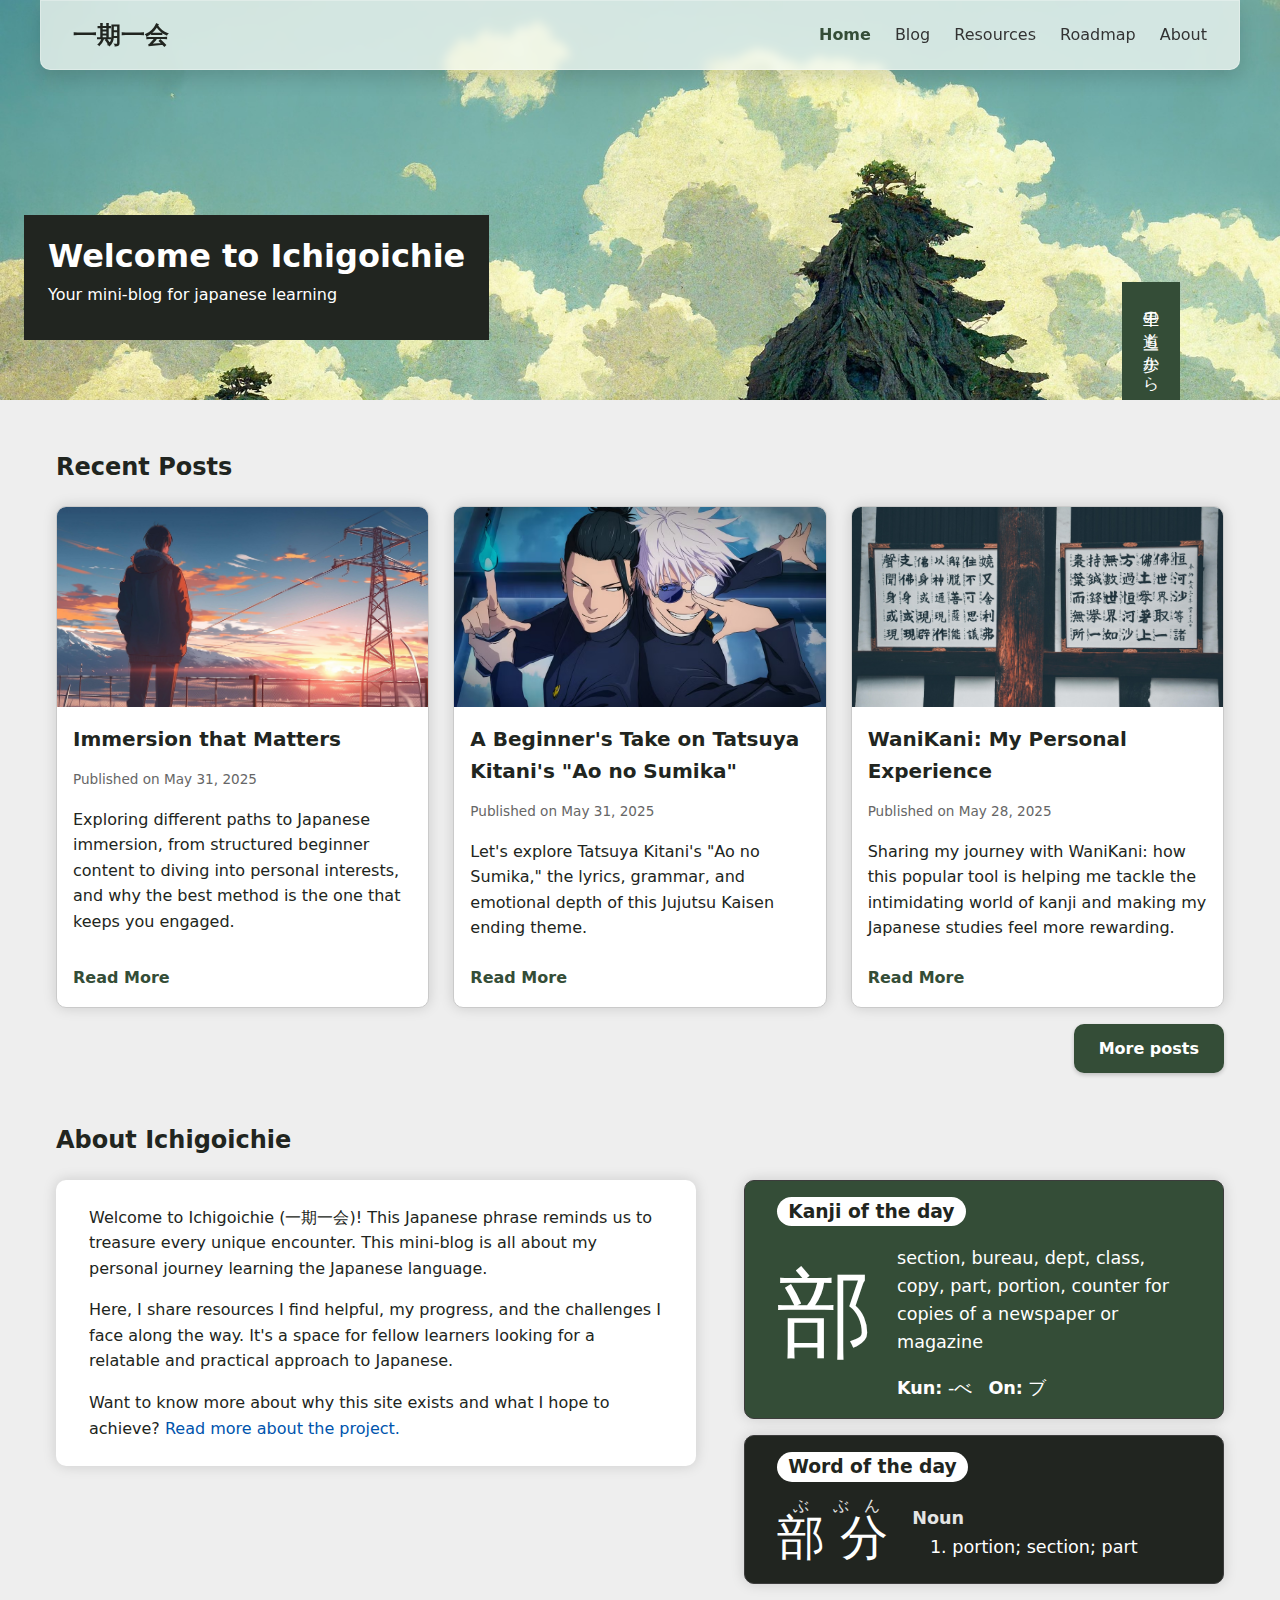
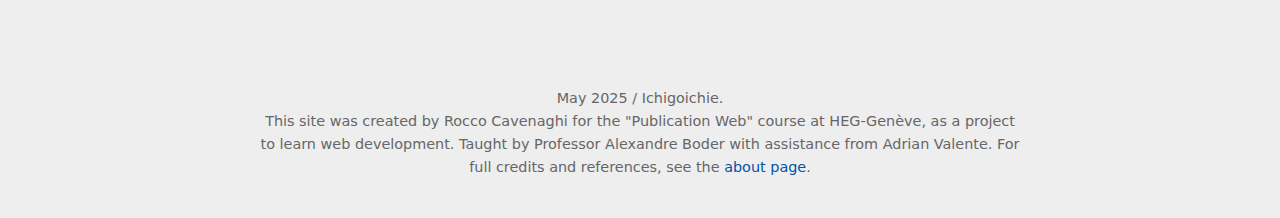
<file: index.html>
<!DOCTYPE html>
<html lang="en">

<head>
    <!-- Page head elements... -->
    <meta charset="UTF-8">
    <meta name="viewport" content="width=device-width, initial-scale=1.0">
    <!-- Page title -->
    <title>Ichigoichie - Home</title>
    <link rel="stylesheet" href="./style.css">
</head>

<body>
    <!-- Site header -->
    <header class="site-header" id="site-header">

        <div class="container header-content">

            <!-- This allows users to tab into this hidden element when arriving into the page, because its focusable. This can be used to allow the user to skip to the main content directly and it is a form of assistive tool. -->
            <a href="#main-content" class="skip-link">Skip to main content</a>

            <!-- Site title -->
            <div class="site-title"><a href="#">一期一会</a></div>

            <!-- Hamburger menu for mobile-->
            <button class="hamburger-toggle" id="hamburger-toggle" aria-label="Toggle navigation" aria-expanded="false" aria-controls="main-navigation-list">
                <span class="hamburger-icon"></span>
            </button>

            <!-- Nav menu, collapses on mobile -->
            <nav class="main-nav" id="main-nav" aria-label="Main Navigation">
                <ul class="nav-list" id="main-navigation-list">
                    <li><a href="#" aria-current="page">Home</a></li>
                    <li><a href="./pages/posts/index.html">Blog</a></li>
                    <li><a href="./pages/resources.html">Resources</a></li>
                    <li><a href="./pages/roadmap.html">Roadmap</a></li>
                    <li><a href="./pages/about.html">About</a></li>
                </ul>
            </nav>
        </div>
    </header>

    <!-- Landing header -->
    <div class="landing-banner">
        <img class="landing-banner-image" src="./images/landing.jpg" alt="Summer landscape by Image by hok from Pixabay">

        <div class="landing-title-heading">
            <h1>Welcome to Ichigoichie</h1>
            <p>Your mini-blog for japanese learning</p>
        </div>

        <div class="landing-jp-accent">
            <p>千里の道も一歩から</p>
        </div>
    </div>

    <!-- Main content container -->
    <div class="container">

        <!-- Main content -->
        <main id="main-content">

            <!-- Blog feed section -->
            <section aria-labelledby="blog-feed-title">
                <h2 id="blog-feed-title">Recent Posts</h2>

                <div class="blog-feed landing">
                    <!-- blog posts cards -->
                    <article>
                        <a href="./pages/posts/immersion.html" class="card box-shadow">
                            <img src="./images/immersion.jpg" alt="nime-style man overlooking a snowy landscape" class="card-image">

                            <div class="card-content">
                                <div>
                                    <h3 class="card-title">Immersion that Matters</h3>
                                    <p class="card-meta">Published on
                                        <time datetime="2025-05-31">May 31, 2025</time>
                                    </p>
                                    <p>Exploring different paths to Japanese immersion, from structured beginner content to diving into personal interests, and why the best method is the one that keeps you engaged.</p>
                                </div>

                                <span class="card-read">Read More</span>
                            </div>
                        </a>
                    </article>

                    <article>
                        <a href="./pages/posts/aonosumika.html" class="card box-shadow">
                            <img src="./images/aonosumika.jpg" alt="blog post image" class="card-image">

                            <div class="card-content">
                                <div>
                                    <h3 class="card-title">A Beginner's Take on Tatsuya Kitani's "Ao no Sumika"</h3>
                                    <p class="card-meta">Published on
                                        <time datetime="2025-05-01">May 31, 2025</time>
                                    </p>
                                    <p>Let's explore Tatsuya Kitani's "Ao no Sumika," the lyrics, grammar, and emotional depth of this Jujutsu Kaisen ending theme.</p>
                                </div>

                                <span class="card-read">Read More</span>
                            </div>
                        </a>
                    </article>

                    <article>
                        <a href="./pages/posts/wanikani-experience.html" class="card box-shadow">
                            <img src="./images/wanikani-experience.jpg" alt="Photo of Japanese Kanji characters" class="card-image">

                            <div class="card-content">
                                <div>
                                    <h3 class="card-title">WaniKani: My Personal Experience</h3>
                                    <p class="card-meta">Published on
                                        <time datetime="2025-05-28">May 28, 2025</time>
                                    </p>
                                    <p>Sharing my journey with WaniKani: how this popular tool is helping me tackle the intimidating world of kanji and making my Japanese studies feel more rewarding.</p>
                                </div>

                                <span class="card-read">Read More</span>
                            </div>
                        </a>
                    </article>
                </div>

                <div class="blog-more">
                    <a class="button accent" href="./pages/posts/index.html">More posts</a>
                </div>

            </section>

            <section aria-labelledby="about-section-title">
                <h2 id="about-section-title">About Ichigoichie</h2>
                <div class="two-columns">
                    <div class="background-wrapper box-shadow">
                        <p>Welcome to Ichigoichie (一期一会)! This Japanese phrase reminds us to treasure every unique encounter. This mini-blog is all about my personal journey learning the Japanese language.</p>

                        <p>Here, I share resources I find helpful, my progress, and the challenges I face along the way. It's a space for fellow learners looking for a relatable and practical approach to Japanese.</p>
                        
                        <p>Want to know more about why this site exists and what I hope to achieve? <a href="./pages/about.html">Read more about the project.</a></p>
                    </div>

                    <div class="flex-center">
                        <a href="https://jisho.org/search/%E9%83%A8%20%23kanji" class="widget green box-shadow" target="_blank">
                            <h3>Kanji of the day</h3>
                            <div class="kanji-widget">
                                <span>部</span>
                                <div>
                                    <p>section, bureau, dept, class, copy, part, portion, counter for copies of a newspaper or magazine</p>
                                    <span class="kanji-reading">
                                    <span><strong>Kun:</strong> -べ</span>
                                    <span><strong>On:</strong> ブ</span>
                                    </span>
                                </div>
                            </div>
                        </a>

                        <a href="https://jisho.org/word/%E9%83%A8%E5%88%86" class="widget dark box-shadow" target="_blank">
                            <h3 id="word-widget-title">Word of the day</h3>
                            <div class="word-widget">
                                <span>
                                <!-- standard html for furigana -->
                                <ruby>
                                    部<rp>(</rp><rt>ぶ</rt><rp>)</rp>
                                    分<rp>(</rp><rt>ぶん</rt><rp>)</rp>
                                </ruby>
                            </span>
                                <div>
                                    <span class="vocab-type">
                                    Noun
                                </span>

                                    <ol class="vocab-meaning-list">
                                        <li>portion; section; part​</li>
                                    </ol>
                                </div>
                            </div>
                        </a>
                    </div>
                </div>
            </section>

        </main>
    </div>

    <!-- Footer -->
    <footer class="site-footer">
        <div class="container">
            <p>
                May 2025 / Ichigoichie.
                <br>
                This site was created by Rocco Cavenaghi for the "Publication Web" course at HEG-Genève, as a project to learn web development. Taught by Professor Alexandre Boder with assistance from Adrian Valente. For full credits and references, see the <a href="./pages/about.html">about page</a>.
            </p>
        </div>
    </footer>

    <!-- Script(s), etc -->
    <script src="./script.js"></script>
</body>

</html>
</file>
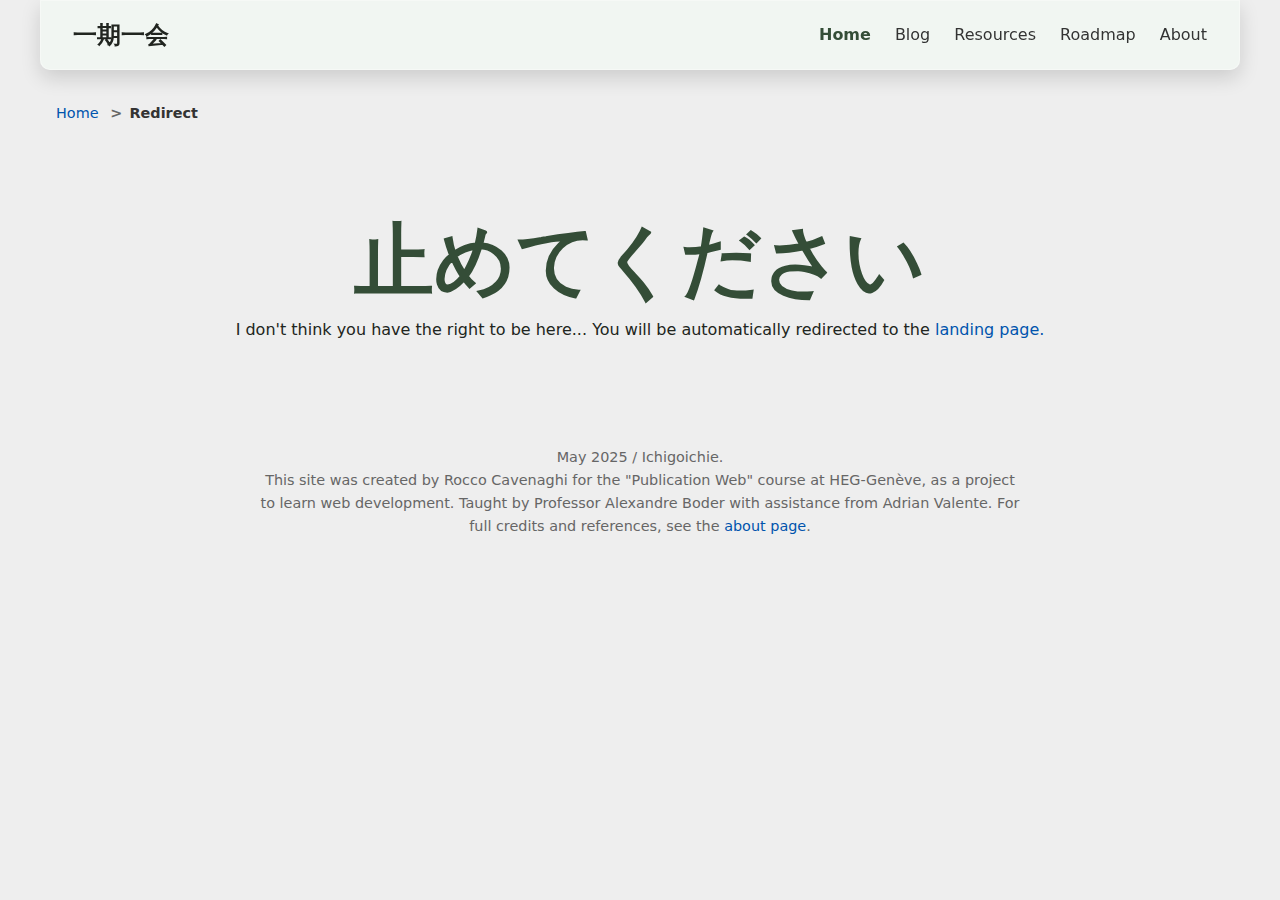
<file: pages/index.html>
<!DOCTYPE html>
<html lang="en">

<head>
    <!-- Page head elements... -->
    <meta charset="UTF-8">
    <meta name="viewport" content="width=device-width, initial-scale=1.0">
    <!-- Page title -->
    <title>Ichigoichie - Redirect</title>
    <link rel="stylesheet" href="../style.css">
</head>

<body>
    <!-- Site header -->
    <header class="site-header" id="site-header">

        <div class="container header-content">

            <!-- This allows users to tab into this hidden element when arriving into the page, because its focusable. This can be used to allow the user to skip to the main content directly and it is a form of assistive tool. -->
            <a href="#main-content" class="skip-link">Skip to main content</a>

            <!-- Site title -->
            <div class="site-title"><a href="../index.html">一期一会</a></div>

            <!-- Hamburger menu for mobile-->
            <button class="hamburger-toggle" id="hamburger-toggle" aria-label="Toggle navigation" aria-expanded="false" aria-controls="main-navigation-list">
                <span class="hamburger-icon"></span>
            </button>

            <!-- Nav menu, collapses on mobile -->
            <nav class="main-nav" id="main-nav" aria-label="Main Navigation">
                <ul class="nav-list" id="main-navigation-list">
                    <li><a href="../index.html" aria-current="page">Home</a></li>
                    <li><a href="./posts/index.html">Blog</a></li>
                    <li><a href="./resources.html">Resources</a></li>
                    <li><a href="./roadmap.html">Roadmap</a></li>
                    <li><a href="./about.html">About</a></li>
                </ul>
            </nav>
        </div>
    </header>

    <!-- Main content container -->
    <div class="container main">
        <!-- Breadcrumbs navigation / fil d'ariane -->
        <nav aria-label="Breadcrumb" class="breadcrumbs">
            <ol>
                <li><a href="../index.html">Home</a></li>
                <li aria-current="page">Redirect</li>
            </ol>
        </nav>

        <!-- Main content -->
        <main id="main-content">

            <!-- redirect page for when the users access an area they are not supposed to -->
            <div class="flex-center">
                <h1 class="big-header not-as-big">止めてください</h1>
                <p>I don't think you have the right to be here... You will be automatically redirected to the <a href="../index.html">landing page.</a></p>
            </div>

        </main>
    </div>

    <!-- Footer -->
    <footer class="site-footer">
        <div class="container">
            <p>
                May 2025 / Ichigoichie.
                <br> This site was created by Rocco Cavenaghi for the "Publication Web" course at HEG-Genève, as a project to learn web development. Taught by Professor Alexandre Boder with assistance from Adrian Valente. For full credits and references,
                see the <a href="./about.html">about page</a>.
            </p>
        </div>
    </footer>

    <!-- Script(s), etc -->
    <script src="../script.js"></script>

    <!-- Tiny redirect script for this page only -->
    <script type="text/javascript">
        setTimeout(function() {
            window.location.href = "../index.html";
        }, 3000);
    </script>

</body>

</html>
</file>
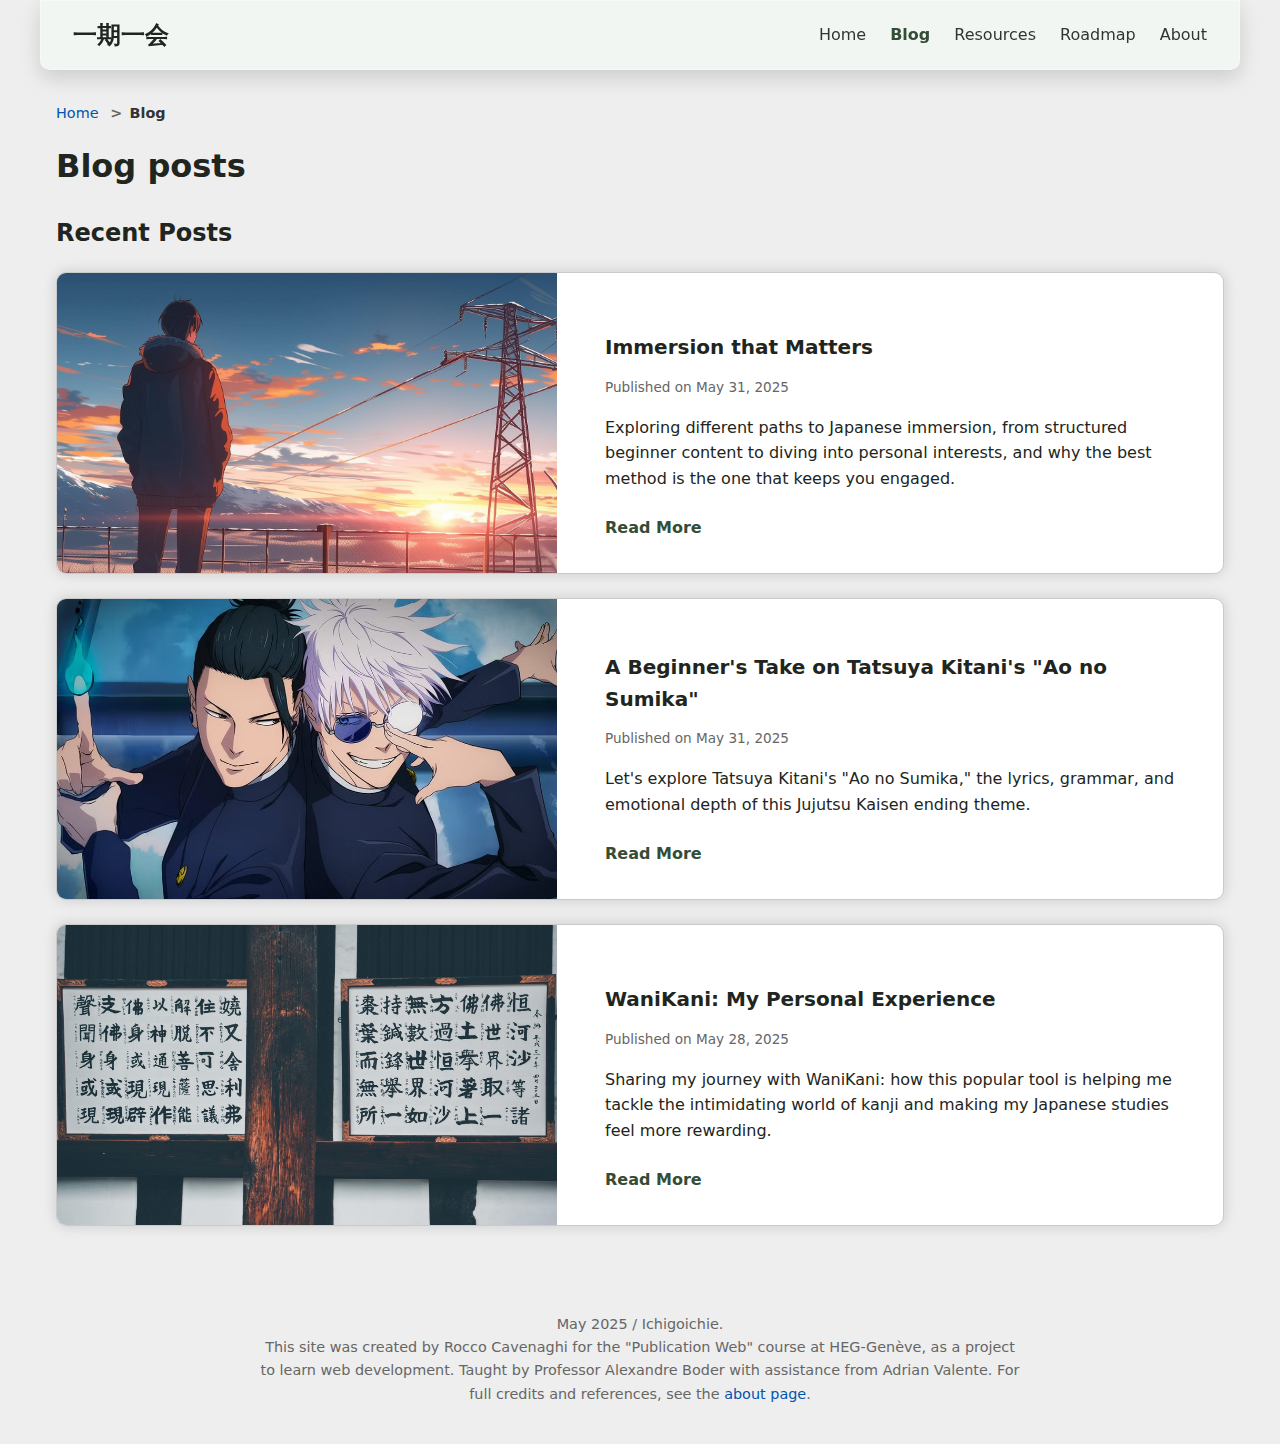
<file: pages/posts/index.html>
<!DOCTYPE html>
<html lang="en">

<head>
    <!-- Page head elements... -->
    <meta charset="UTF-8">
    <meta name="viewport" content="width=device-width, initial-scale=1.0">
    <!-- Page title -->
    <title>Ichigoichie - Blog</title>
    <link rel="stylesheet" href="../../style.css">
</head>

<body>
    <!-- Site header -->
    <header class="site-header" id="site-header">

        <div class="container header-content">

            <!-- This allows users to tab into this hidden element when arriving into the page, because its focusable. This can be used to allow the user to skip to the main content directly and it is a form of assistive tool. -->
            <a href="#main-content" class="skip-link">Skip to main content</a>

            <!-- Site title -->
            <div class="site-title"><a href="../../index.html">一期一会</a></div>

            <!-- Hamburger menu for mobile-->
            <button class="hamburger-toggle" id="hamburger-toggle" aria-label="Toggle navigation" aria-expanded="false" aria-controls="main-navigation-list">
                <span class="hamburger-icon"></span>
            </button>

            <!-- Nav menu, collapses on mobile -->
            <nav class="main-nav" id="main-nav" aria-label="Main Navigation">
                <ul class="nav-list" id="main-navigation-list">
                    <li><a href="../../index.html">Home</a></li>
                    <li><a href="#" aria-current="page">Blog</a></li>
                    <li><a href="../resources.html">Resources</a></li>
                    <li><a href="../roadmap.html">Roadmap</a></li>
                    <li><a href="../about.html">About</a></li>
                </ul>
            </nav>
        </div>
    </header>

    <!-- Main content container -->
    <div class="container main">
        <!-- Breadcrumbs navigation / fil d'ariane -->
        <nav aria-label="Breadcrumb" class="breadcrumbs">
            <ol>
                <li><a href="../../index.html">Home</a></li>
                <li aria-current="page">Blog</li>
            </ol>
        </nav>

        <!-- Main content -->
        <main id="main-content">

            <!-- All blog posts, this could eventually have a load more or pages system, also filter and tagging, but for the moment it's only a page that lists all of the existing posts -->
            <h1>Blog posts</h1>
            <section class="first" aria-labelledby="blog-feed-title">
                <h2 id="blog-feed-title">Recent Posts</h2>
                <div class="blog-feed">
                    <!-- blog posts cards -->
                    <article>
                        <a href="./immersion.html" class="card horizontal box-shadow">
                            <img src="../../images/immersion.jpg" alt="nime-style man overlooking a snowy landscape" class="card-image">

                            <div class="card-content">
                                <div>
                                    <h3 class="card-title">Immersion that Matters</h3>
                                    <p class="card-meta">Published on
                                        <time datetime="2025-05-31">May 31, 2025</time>
                                    </p>
                                    <p>Exploring different paths to Japanese immersion, from structured beginner content to diving into personal interests, and why the best method is the one that keeps you engaged.</p>
                                </div>

                                <span class="card-read">Read More</span>
                            </div>
                        </a>
                    </article>

                    <article>
                        <a href="./aonosumika.html" class="card horizontal box-shadow">
                            <img src="../../images/aonosumika.jpg" alt="Gojo Satoru and Suguru Geto from Jujutsu Kaisen" class="card-image">

                            <div class="card-content">
                                <div>
                                    <h3 class="card-title">A Beginner's Take on Tatsuya Kitani's "Ao no Sumika"</h3>
                                    <p class="card-meta">Published on
                                        <time datetime="2025-05-01">May 31, 2025</time>
                                    </p>
                                    <p>Let's explore Tatsuya Kitani's "Ao no Sumika," the lyrics, grammar, and emotional depth of this Jujutsu Kaisen ending theme.</p>
                                </div>

                                <span class="card-read">Read More</span>
                            </div>
                        </a>
                    </article>

                    <article>
                        <a href="./wanikani-experience.html" class="card horizontal box-shadow">
                            <img src="../../images/wanikani-experience.jpg" alt="Photo of Japanese Kanji characters" class="card-image">

                            <div class="card-content">
                                <div>
                                    <h3 class="card-title">WaniKani: My Personal Experience</h3>
                                    <p class="card-meta">Published on
                                        <time datetime="2025-05-28">May 28, 2025</time>
                                    </p>
                                    <p>Sharing my journey with WaniKani: how this popular tool is helping me tackle the intimidating world of kanji and making my Japanese studies feel more rewarding.</p>
                                </div>

                                <span class="card-read">Read More</span>
                            </div>
                        </a>
                    </article>
                </div>
            </section>

        </main>
    </div>

    <!-- Footer -->
    <footer class="site-footer">
        <div class="container">
            <p>
                May 2025 / Ichigoichie.
                <br> This site was created by Rocco Cavenaghi for the "Publication Web" course at HEG-Genève, as a project to learn web development. Taught by Professor Alexandre Boder with assistance from Adrian Valente. For full credits and references,
                see the <a href="../about.html">about page</a>.
            </p>
        </div>
    </footer>

    <!-- Script(s), etc -->
    <script src="../../script.js"></script>

</body>

</html>
</file>
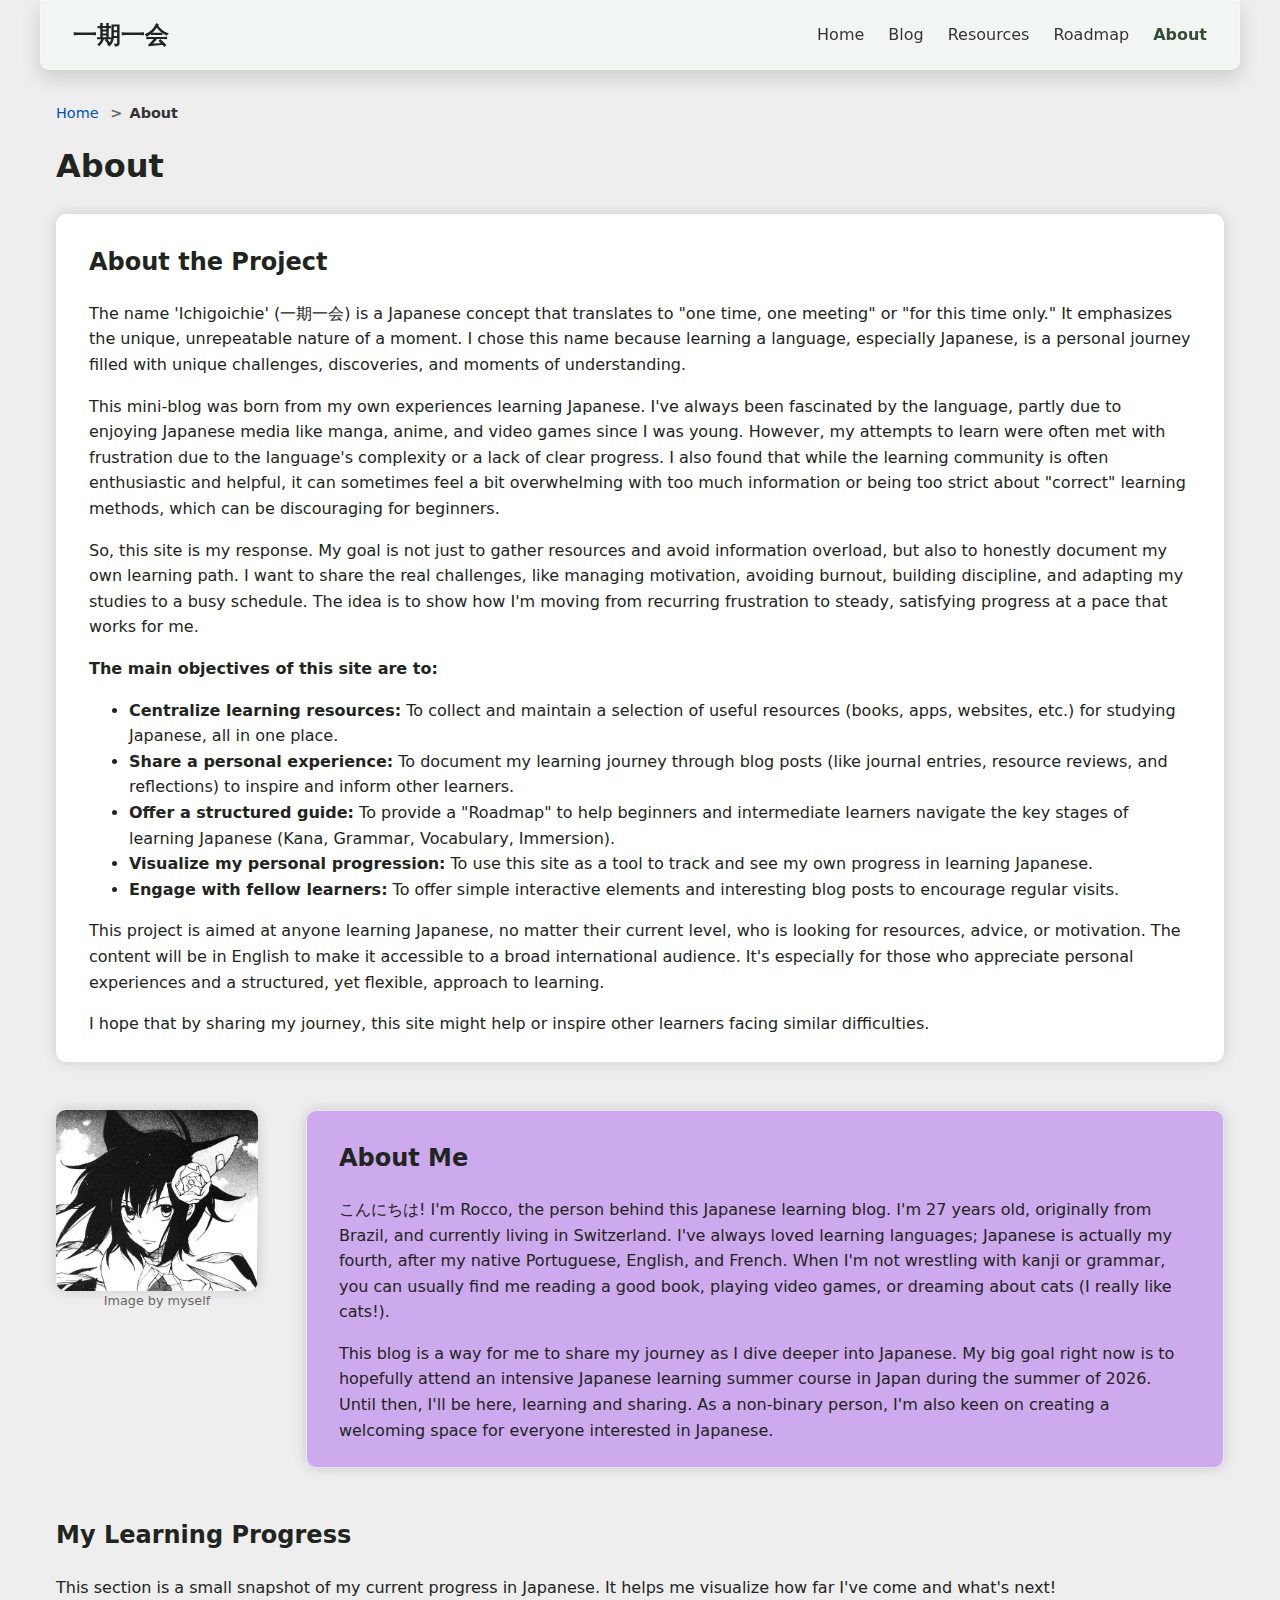
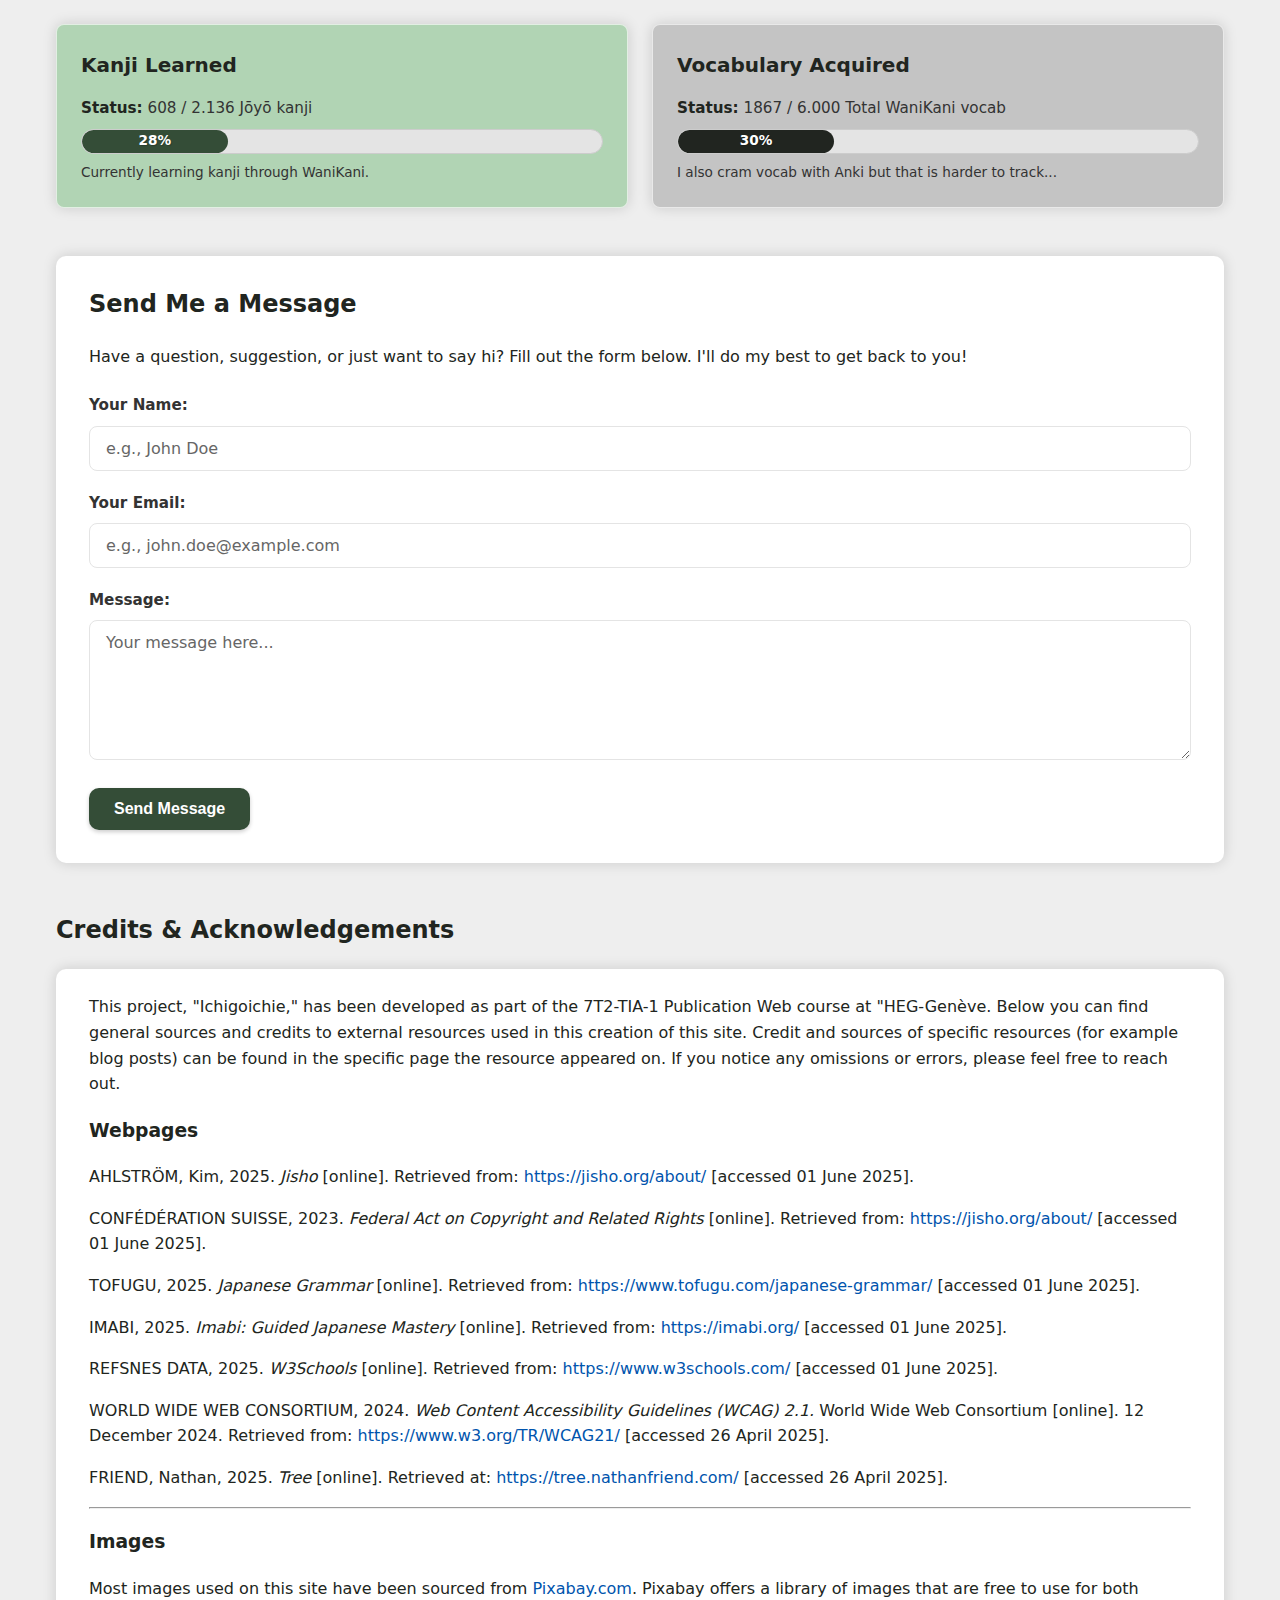
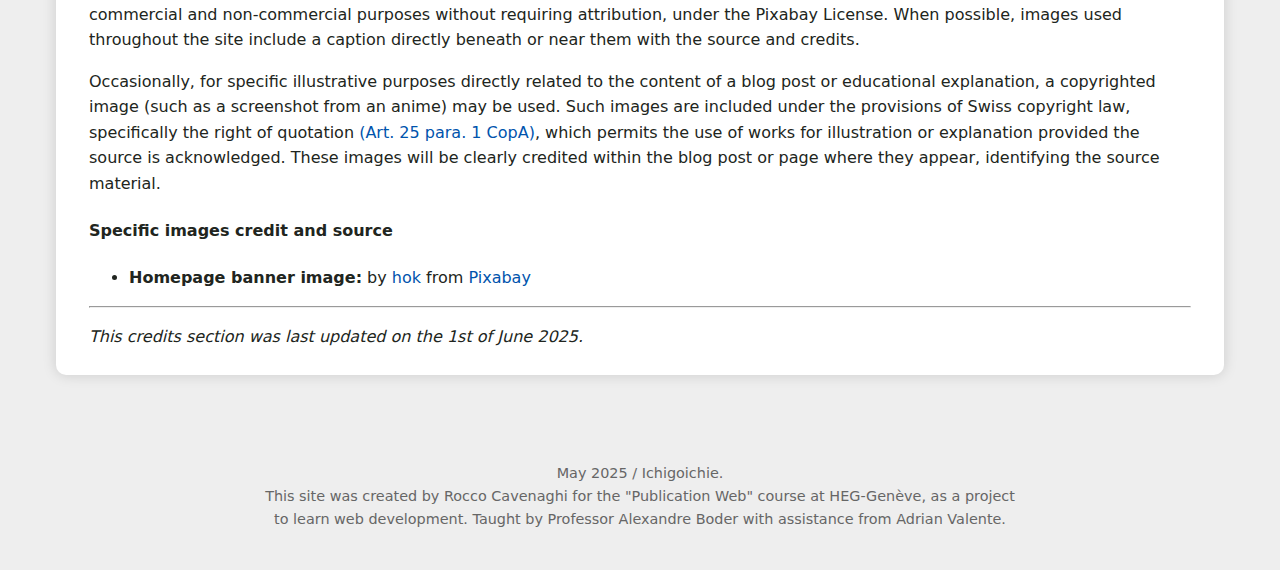
<file: pages/about.html>
<!DOCTYPE html>
<html lang="en">

<head>
    <!-- Page head elements... -->
    <meta charset="UTF-8">
    <meta name="viewport" content="width=device-width, initial-scale=1.0">
    <!-- Page title -->
    <title>Ichigoichie - About</title>
    <link rel="stylesheet" href="../style.css">
</head>

<body>
    <!-- Site header -->
    <header class="site-header" id="site-header">

        <div class="container header-content">

            <!-- This allows users to tab into this hidden element when arriving into the page, because its focusable. This can be used to allow the user to skip to the main content directly and it is a form of assistive tool. -->
            <a href="#main-content" class="skip-link">Skip to main content</a>

            <!-- Site title -->
            <div class="site-title"><a href="../index.html">一期一会</a></div>

            <!-- Hamburger menu for mobile-->
            <button class="hamburger-toggle" id="hamburger-toggle" aria-label="Toggle navigation" aria-expanded="false" aria-controls="main-navigation-list">
                <span class="hamburger-icon"></span>
            </button>

            <!-- Nav menu, collapses on mobile -->
            <nav class="main-nav" id="main-nav" aria-label="Main Navigation">
                <ul class="nav-list" id="main-navigation-list">
                    <li><a href="../index.html">Home</a></li>
                    <li><a href="./posts/index.html">Blog</a></li>
                    <li><a href="./resources.html">Resources</a></li>
                    <li><a href="./roadmap.html">Roadmap</a></li>
                    <li><a href="#" aria-current="page">About</a></li>
                </ul>
            </nav>
        </div>
    </header>

    <!-- Main content container -->
    <div class="container main">
        <!-- Breadcrumbs navigation / fil d'ariane -->
        <nav aria-label="Breadcrumb" class="breadcrumbs">
            <ol>
                <li><a href="../index.html">Home</a></li>
                <li aria-current="page">About</li>
            </ol>
        </nav>

        <!-- Main content -->
        <main id="main-content">

            <!-- This is the about page -->

            <!-- About this site -->
            <h1>About</h1>
            <section class="first" aria-labelledby="about-title">
                <div class="background-wrapper box-shadow">
                    <h2 id="about-title">About the Project</h2>
                    <p>The name 'Ichigoichie' (一期一会) is a Japanese concept that translates to "one time, one meeting" or "for this time only." It emphasizes the unique, unrepeatable nature of a moment. I chose this name because learning a language, especially
                        Japanese, is a personal journey filled with unique challenges, discoveries, and moments of understanding.</p>

                    <p>This mini-blog was born from my own experiences learning Japanese. I've always been fascinated by the language, partly due to enjoying Japanese media like manga, anime, and video games since I was young. However, my attempts to learn
                        were often met with frustration due to the language's complexity or a lack of clear progress. I also found that while the learning community is often enthusiastic and helpful, it can sometimes feel a bit overwhelming with too much
                        information or being too strict about "correct" learning methods, which can be discouraging for beginners.</p>

                    <p>So, this site is my response. My goal is not just to gather resources and avoid information overload, but also to honestly document my own learning path. I want to share the real challenges, like managing motivation, avoiding burnout,
                        building discipline, and adapting my studies to a busy schedule. The idea is to show how I'm moving from recurring frustration to steady, satisfying progress at a pace that works for me.</p>

                    <p><strong>The main objectives of this site are to:</strong></p>
                    <ul>
                        <li><strong>Centralize learning resources:</strong> To collect and maintain a selection of useful resources (books, apps, websites, etc.) for studying Japanese, all in one place.</li>
                        <li><strong>Share a personal experience:</strong> To document my learning journey through blog posts (like journal entries, resource reviews, and reflections) to inspire and inform other learners.</li>
                        <li><strong>Offer a structured guide:</strong> To provide a "Roadmap" to help beginners and intermediate learners navigate the key stages of learning Japanese (Kana, Grammar, Vocabulary, Immersion).</li>
                        <li><strong>Visualize my personal progression:</strong> To use this site as a tool to track and see my own progress in learning Japanese.</li>
                        <li><strong>Engage with fellow learners:</strong> To offer simple interactive elements and interesting blog posts to encourage regular visits.</li>
                    </ul>

                    <p>This project is aimed at anyone learning Japanese, no matter their current level, who is looking for resources, advice, or motivation. The content will be in English to make it accessible to a broad international audience. It's especially
                        for those who appreciate personal experiences and a structured, yet flexible, approach to learning.</p>

                    <p>I hope that by sharing my journey, this site might help or inspire other learners facing similar difficulties.</p>
                </div>
            </section>

            <!-- About Me section -->
            <section aria-labelledby="about-me-title">
                <div class="two-columns">
                    <div class="about-me-image-container flex-center">
                        <img src="../images/avatar.jpeg" alt="A photo of an avatar representing the site creator, Rocco Cavenaghi" class="about-me-photo box-shadow">
                        <p>Image by myself</p>
                    </div>
                    <div class="about-me-text background-wrapper violet box-shadow">
                        <h2 id="about-me-title">About Me</h2>
                        <p>こんにちは! I'm Rocco, the person behind this Japanese learning blog. I'm 27 years old, originally from Brazil, and currently living in Switzerland. I've always loved learning languages; Japanese is actually my fourth, after my native
                            Portuguese, English, and French. When I'm not wrestling with kanji or grammar, you can usually find me reading a good book, playing video games, or dreaming about cats (I really like cats!).</p>

                        <p>This blog is a way for me to share my journey as I dive deeper into Japanese. My big goal right now is to hopefully attend an intensive Japanese learning summer course in Japan during the summer of 2026. Until then, I'll be here,
                            learning and sharing. As a non-binary person, I'm also keen on creating a welcoming space for everyone interested in Japanese.</p>
                    </div>
                </div>
            </section>

            <!-- Learning Progress section -->
            <section aria-labelledby="learning-progress-title">
                <h2 id="learning-progress-title">My Learning Progress</h2>
                <p>This section is a small snapshot of my current progress in Japanese. It helps me visualize how far I've come and what's next!</p>
                <div class="progress-widgets-container">
                    <!-- Kanji Progress Widget -->
                    <div class="progress-widget box-shadow">
                        <h3>Kanji Learned</h3>
                        <p class="progress-status"><strong>Status:</strong> <span id="kanji-count">608</span> / <span id="kanji-goal">2.136</span> Jōyō kanji</p>
                        <div class="progress-bar-container">
                            <div id="kanji-progress-bar" class="progress-bar" style="width: 28%;">
                                <span class="progress-bar-text">28%</span>
                            </div>
                        </div>
                        <p class="progress-note">Currently learning kanji through WaniKani.</p>
                    </div>

                    <!-- Vocabulary Progress Widget -->
                    <div class="progress-widget grey box-shadow">
                        <h3>Vocabulary Acquired</h3>
                        <p class="progress-status"><strong>Status:</strong> <span id="vocab-count">1867</span> / <span id="vocab-goal">6.000</span> Total WaniKani vocab</p>
                        <div class="progress-bar-container">
                            <div id="vocab-progress-bar" class="progress-bar" style="width: 30%;">
                                <span class="progress-bar-text">30%</span>
                            </div>
                        </div>
                        <p class="progress-note">I also cram vocab with Anki but that is harder to track...</p>
                    </div>
                </div>
            </section>

            <!-- Contact Me section -->
            <section aria-labelledby="contact-form-title">
                <div class="background-wrapper box-shadow contact-form-container">
                    <h2 id="contact-form-title">Send Me a Message</h2>
                    <p>Have a question, suggestion, or just want to say hi? Fill out the form below. I'll do my best to get back to you!</p>
                    <form id="contact-form" action="#" method="POST">
                        <!-- The form action is nothing because there is no server for this, but this would ideally point to the server script that handles the form submission and then sends the mail -->
                        <div class="form-group">
                            <label for="contact-name">Your Name:</label>
                            <input type="text" id="contact-name" name="name" required placeholder="e.g., John Doe">
                        </div>

                        <div class="form-group">
                            <label for="contact-email">Your Email:</label>
                            <input type="email" id="contact-email" name="email" required placeholder="e.g., john.doe@example.com">
                        </div>

                        <div class="form-group">
                            <label for="contact-message">Message:</label>
                            <textarea id="contact-message" name="message" rows="6" required placeholder="Your message here..."></textarea>
                        </div>

                        <div class="form-group form-submit-group">
                            <button type="submit" class="button accent">Send Message</button>
                        </div>
                    </form>
                </div>
            </section>

            <!-- Credits section -->
            <section aria-labelledby="credits-title">
                <h2 id="credits-title">Credits & Acknowledgements</h2>
                <div class="background-wrapper box-shadow credits-list">
                    <p>This project, "Ichigoichie," has been developed as part of the 7T2-TIA-1 Publication Web course at "HEG-Genève. Below you can find general sources and credits to external resources used in this creation of this site. Credit and sources of specific resources (for example blog posts) can be found in the specific page the resource appeared on. If you notice any omissions or errors, please feel free to reach out.</p>

                    <h3>Webpages</h3>

                    <p>
                        AHLSTRÖM, Kim, 2025. <em>Jisho</em> [online]. Retrieved from: <a href="https://jisho.org/about/" target="_blank">https://jisho.org/about/</a> [accessed 01 June 2025].
                    </p>

                    <p>
                        CONFÉDÉRATION SUISSE, 2023. <em>Federal Act on Copyright and Related Rights</em> [online]. Retrieved from: <a href="https://www.fedlex.admin.ch/eli/cc/1993/1798_1798_1798/en#a25" target="_blank">https://jisho.org/about/</a> [accessed
                        01 June 2025].
                    </p>

                    <p>
                        TOFUGU, 2025. <em>Japanese Grammar</em> [online]. Retrieved from: <a href="https://www.tofugu.com/japanese-grammar/" target="_blank">https://www.tofugu.com/japanese-grammar/</a> [accessed 01 June 2025].
                    </p>

                    <p>
                        IMABI, 2025. <em>Imabi: Guided Japanese Mastery</em> [online]. Retrieved from: <a href="https://imabi.org/" target="_blank">https://imabi.org/</a> [accessed 01 June 2025].
                    </p>

                    <p>
                        REFSNES DATA, 2025. <em>W3Schools</em> [online]. Retrieved from: <a href="https://www.w3schools.com/" target="_blank">https://www.w3schools.com/</a> [accessed 01 June 2025].
                    </p>

                    <p>
                        WORLD WIDE WEB CONSORTIUM, 2024. <em>Web Content Accessibility Guidelines (WCAG) 2.1.</em> World Wide Web Consortium [online]. 12 December 2024. Retrieved from: <a href="https://www.w3.org/TR/WCAG21/">https://www.w3.org/TR/WCAG21/</a>                        [accessed 26 April 2025].
                    </p>

                    <p>
                        FRIEND, Nathan, 2025. <em>Tree</em> [online]. Retrieved at: <a href="https://tree.nathanfriend.com/">https://tree.nathanfriend.com/</a> [accessed 26 April 2025].
                    </p>

                    <hr>

                    <h3>Images</h3>
                    <p>Most images used on this site have been sourced from <a href="pixabay.com">Pixabay.com</a>. Pixabay offers a library of images that are free to use for both commercial and non-commercial purposes without requiring attribution, under the Pixabay License. When possible, images used throughout the site include a caption directly beneath or near them with the source and credits.</p>

                    <p>Occasionally, for specific illustrative purposes directly related to the content of a blog post or educational explanation, a copyrighted image (such as a screenshot from an anime) may be used. Such images are included under the provisions of Swiss copyright law, specifically the right of quotation <a href="https://www.fedlex.admin.ch/eli/cc/1993/1798_1798_1798/en#a25" target="_blank">(Art. 25 para. 1 CopA)</a>, which permits the use of works for illustration or explanation provided the source is acknowledged. These images will be clearly credited within the blog post or page where they appear, identifying the source material.</p>

                    <h4>Specific images credit and source</h4>
                    <ul>
                        <li>
                            <strong>Homepage banner image:</strong> by <a href="https://pixabay.com/users/hokusay-32097303/?utm_source=link-attribution&utm_medium=referral&utm_campaign=image&utm_content=7672786" target="_blank">hok</a> from <a href="https://pixabay.com//?utm_source=link-attribution&utm_medium=referral&utm_campaign=image&utm_content=7672786"
                            target="_blank">Pixabay</a>
                        </li>
                    </ul>
                    <hr>

                    <p><em>This credits section was last updated on the 1st of June 2025.</em></p>
                </div>
            </section>

        </main>
    </div>

    <!-- Footer -->
    <footer class="site-footer">
        <div class="container">
            <p>
                May 2025 / Ichigoichie.
                <br> This site was created by Rocco Cavenaghi for the "Publication Web" course at HEG-Genève, as a project to learn web development. Taught by Professor Alexandre Boder with assistance from Adrian Valente.
            </p>
        </div>
    </footer>

    <!-- Script(s), etc -->
    <script src="../script.js"></script>

</body>

</html>
</file>
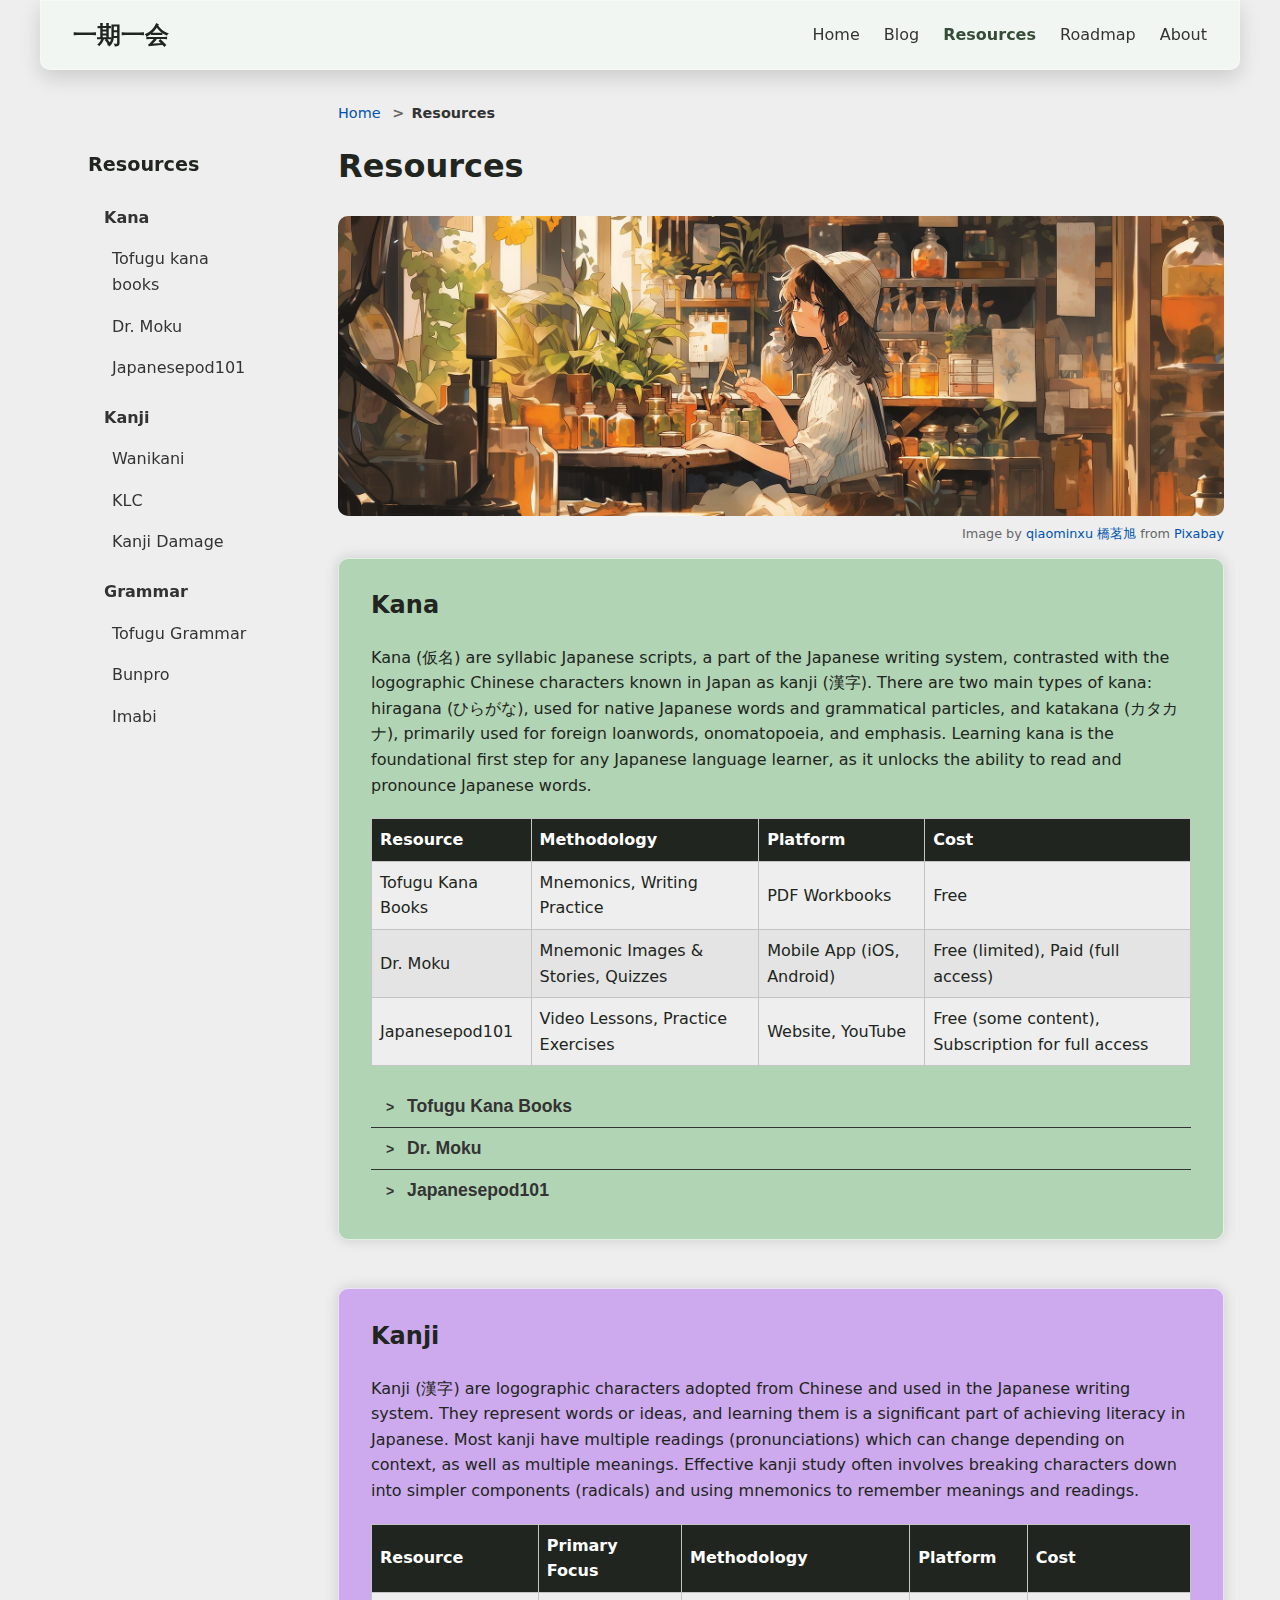
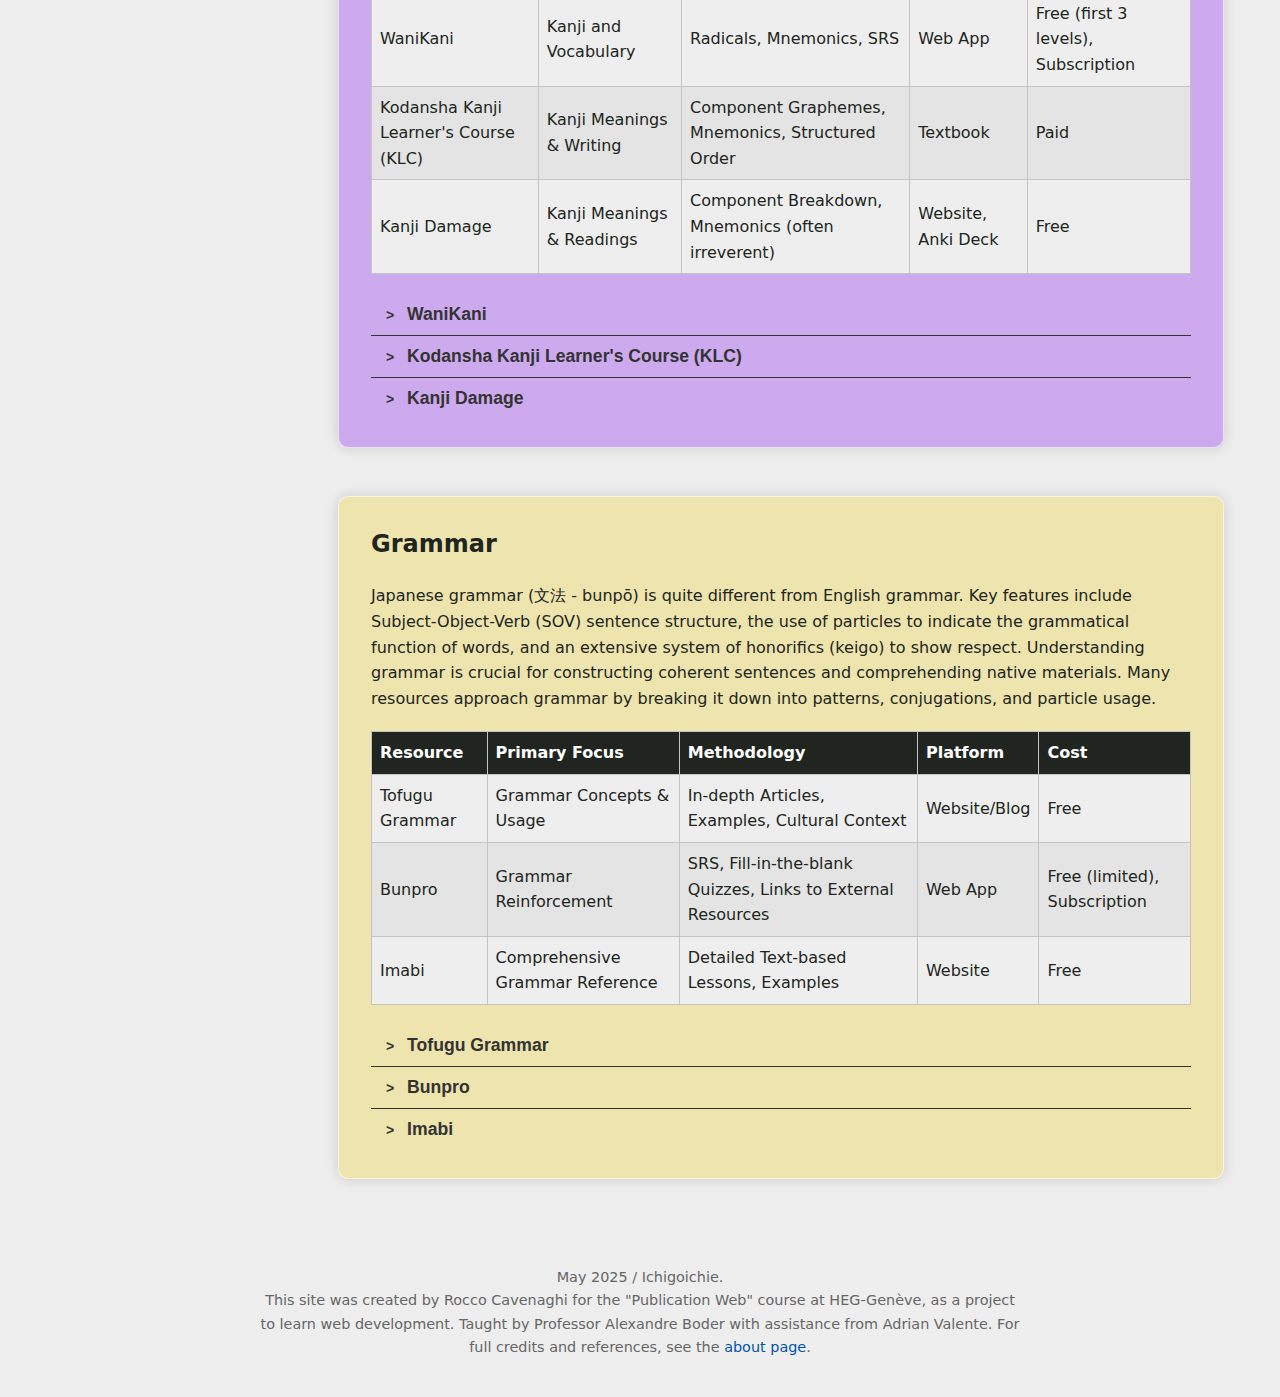
<file: pages/resources.html>
<!DOCTYPE html>
<html lang="en">

<head>
    <!-- Page head elements... -->
    <meta charset="UTF-8">
    <meta name="viewport" content="width=device-width, initial-scale=1.0">
    <!-- Page title -->
    <title>Ichigoichie - Resources</title>
    <link rel="stylesheet" href="../style.css">
    <link rel="stylesheet" href="../print.css" media="print">
</head>

<body>
    <!-- Site header -->
    <header class="site-header" id="site-header">

        <div class="container header-content">

            <!-- This allows users to tab into this hidden element when arriving into the page, because its focusable. This can be used to allow the user to skip to the main content directly and it is a form of assistive tool. -->
            <a href="#main-content" class="skip-link">Skip to main content</a>

            <!-- Site title -->
            <div class="site-title"><a href="../index.html">一期一会</a></div>

            <!-- Hamburger menu for mobile-->
            <button class="hamburger-toggle" id="hamburger-toggle" aria-label="Toggle navigation" aria-expanded="false" aria-controls="main-navigation-list">
                <span class="hamburger-icon"></span>
            </button>

            <!-- Nav menu, collapses on mobile -->
            <nav class="main-nav" id="main-nav" aria-label="Main Navigation">
                <ul class="nav-list" id="main-navigation-list">
                    <li><a href="../index.html">Home</a></li>
                    <li><a href="./posts/index.html">Blog</a></li>
                    <li><a href="#" aria-current="page">Resources</a></li>
                    <li><a href="./roadmap.html">Roadmap</a></li>
                    <li><a href="./about.html">About</a></li>
                </ul>
            </nav>
        </div>
    </header>

    <!-- Sidebar button toggle for mobile, is fixed on the bottom left of the page, I put it here so that it has tabbing priority -->
    <button id="fab-sidebar-toggle" class="fab-sidebar-button box-shadow" aria-label="Toggle page navigation sidebar" aria-expanded="false" aria-controls="contextual-sidebar">
        <svg class="sidebar-icon" fill="#000000" width="100px" height="100px" viewBox="0 0 64 64" version="1.1" xmlns="http://www.w3.org/2000/svg" xmlns:xlink="http://www.w3.org/1999/xlink" xml:space="preserve" style="fill-rule:evenodd;clip-rule:evenodd;stroke-linejoin:round;stroke-miterlimit:2;">
            <rect id="page" x="-1152" y="0" width="1280" height="800" style="fill:none;" />

            <path id="sidebar" d="M50.008,56l-35.989,0c-3.309,0 -5.995,-2.686 -5.995,-5.995l0,-36.011c0,-3.308 2.686,-5.995 5.995,-5.995l35.989,0c3.309,0 5.995,2.687 5.995,5.995l0,36.011c0,3.309 -2.686,5.995 -5.995,5.995Zm-25.984,-4.001l0,-39.999l-9.012,0c-1.65,0 -2.989,1.339 -2.989,2.989l0,34.021c0,1.65 1.339,2.989 2.989,2.989l9.012,0Zm24.991,-39.999l-20.991,0l0,39.999l20.991,0c1.65,0 2.989,-1.339 2.989,-2.989l0,-34.021c0,-1.65 -1.339,-2.989 -2.989,-2.989Z"
            />
        </svg>
    </button>

    <!-- Main content container -->
    <div class="container main">
        <!-- Special container for page with sidebar -->
        <div class="page-with-sidebar">
            <!-- Sidebar -->
            <aside id="contextual-sidebar" class="sidebar contextual-sidebar">

                <nav class="sidebar-nav" aria-label="Resources page sections">
                    <h2>Resources</h2>
                    <ul>
                        <li><a href="#kana">Kana</a></li>
                        <li>
                            <ul class="submenu">
                                <li><a href="#tofugukana">Tofugu kana books</a></li>
                                <li><a href="#moku">Dr. Moku</a></li>
                                <li><a href="#jp101kana">Japanesepod101</a></li>
                            </ul>
                        </li>
                        <li><a href="#kanji">Kanji</a></li>
                        <li>
                            <ul class="submenu">
                                <li><a href="#wanikani">Wanikani</a></li>
                                <li><a href="#klc">KLC</a></li>
                                <li><a href="#kanjidamage">Kanji Damage</a></li>
                            </ul>
                        </li>
                        <li><a href="#grammar">Grammar</a></li>
                        <li>
                            <ul class="submenu">
                                <li><a href="#tofugugrammar">Tofugu Grammar</a></li>
                                <li><a href="#bunpro">Bunpro</a></li>
                                <li><a href="#imabi-resource">Imabi</a></li>
                            </ul>
                        </li>
                    </ul>
                </nav>

            </aside>

            <!-- Main content -->
            <main id="main-content">
                <!-- Breadcrumbs navigation / fil d'ariane -->
                <nav aria-label="Breadcrumb" class="breadcrumbs">
                    <ol>
                        <li><a href="../index.html">Home</a></li>
                        <li aria-current="page">Resources</li>
                    </ol>
                </nav>

                <h1>Resources</h1>
                <img src="../images/resources.jpg" alt="Anime-style girl amidst bookshelves" class="responsive-image content-image banner-image">
                <p>Image by <a href="https://pixabay.com/users/qiaominxu_橋茗旭-18717949/?utm_source=link-attribution&utm_medium=referral&utm_campaign=image&utm_content=8365998" target="_blank">qiaominxu 橋茗旭</a> from <a href="https://pixabay.com//?utm_source=link-attribution&utm_medium=referral&utm_campaign=image&utm_content=8365998" target="_blank">Pixabay</a></p>

                <!-- Resources separated in sections by type -->
                <section class="first background-wrapper green box-shadow" id="kana" aria-labelledby="kana-title">
                    <h2 id="kana-title">Kana</h2>
                    <p>
                        Kana (仮名) are syllabic Japanese scripts, a part of the Japanese writing system, contrasted with the logographic Chinese characters known in Japan as kanji (漢字). There are two main types of kana: hiragana (ひらがな), used for native Japanese words and grammatical particles, and katakana (カタカナ), primarily used for foreign loanwords, onomatopoeia, and emphasis. Learning kana is the foundational first step for any Japanese language learner, as it unlocks the ability to read and pronounce Japanese words.
                    </p>

                    <div class="table-scroll-wrapper">
                        <table class="comparison-table">
                            <thead>
                                <tr>
                                    <th>Resource</th>
                                    <th>Methodology</th>
                                    <th>Platform</th>
                                    <th>Cost</th>
                                </tr>
                            </thead>
                            <tbody>
                                <tr>
                                    <td>Tofugu Kana Books</td>
                                    <td>Mnemonics, Writing Practice</td>
                                    <td>PDF Workbooks</td>
                                    <td>Free</td>
                                </tr>
                                <tr>
                                    <td>Dr. Moku</td>
                                    <td>Mnemonic Images & Stories, Quizzes</td>
                                    <td>Mobile App (iOS, Android)</td>
                                    <td>Free (limited), Paid (full access)</td>
                                </tr>
                                <tr>
                                    <td>Japanesepod101</td>
                                    <td>Video Lessons, Practice Exercises</td>
                                    <td>Website, YouTube</td>
                                    <td>Free (some content), Subscription for full access</td>
                                </tr>
                            </tbody>
                        </table>
                    </div>

                    <!-- Each section has accordions to organize them -->
                    <div class="accordion-container">
                        <!-- Tofugu Kana accordion item -->
                        <div id="tofugukana" class="accordion-item">
                            <h3>
                                <button
                                    type="button"
                                    aria-expanded="false"
                                    class="accordion-trigger"
                                    aria-controls="tofugukana-panel"
                                    id="tofugukana-header">
                                    Tofugu Kana Books
                                </button>
                            </h3>
                            <div id="tofugukana-panel" role="region" aria-labelledby="tofugukana-header" class="accordion-panel">
                                <p>Tofugu offers free PDF workbooks for learning both hiragana and katakana. These books utilize mnemonic devices to help learners associate the shape of each kana character with its sound. They also include writing practice sheets and reading exercises. Tofugu emphasizes learning to read kana before focusing heavily on writing. They also provide Anki decks for Hiragana and Katakana.</p>
                                <ul>
                                    <li><strong>Pros:</strong> Free, uses effective mnemonic strategies, includes practice.</li>
                                    <li><strong>Cons:</strong> Requires self-discipline as it's a workbook format.</li>
                                    <li><strong>Website:</strong> <a href="https://www.tofugu.com/japanese/learn-hiragana/" target="_blank">Tofugu Learn Hiragana</a>, <a href="https://www.tofugu.com/japanese/learn-katakana/" target="_blank">Tofugu Learn Katakana</a></li>
                                </ul>
                            </div>
                        </div>
                         <!-- Dr. Moku accordion item -->
                        <div id="moku" class="accordion-item">
                            <h3>
                                <button
                                    type="button"
                                    aria-expanded="false"
                                    class="accordion-trigger"
                                    aria-controls="moku-panel"
                                    id="moku-header">
                                    Dr. Moku
                                </button>
                            </h3>
                            <div id="moku-panel" role="region" aria-labelledby="moku-header" class="accordion-panel">
                                <p>Dr. Moku is an app (available on iOS and Android) that uses memorable mnemonic images and stories to teach hiragana and katakana. The app features animated writing guides, various quiz modes (visual recognition, audio recognition, writing practice), and example words with audio. While a portion of the content is free, full access to all kana and features requires a one-time purchase.</p>
                                <ul>
                                    <li><strong>Pros:</strong> Engaging mnemonics, interactive quizzes, audio pronunciation.</li>
                                    <li><strong>Cons:</strong> Full version is paid, some users might prefer a less "gamified" approach.</li>
                                    <li><strong>Website:</strong> <a href="https://drmoku.com/" target="_blank">Dr. Moku Official Site</a></li>
                                </ul>
                            </div>
                        </div>
                         <!-- Japanesepod101 Kana accordion item -->
                        <div id="jp101kana" class="accordion-item">
                            <h3>
                                <button
                                    type="button"
                                    aria-expanded="false"
                                    class="accordion-trigger"
                                    aria-controls="jp101kana-panel"
                                    id="jp101kana-header">
                                    Japanesepod101
                                </button>
                            </h3>
                            <div id="jp101kana-panel" role="region" aria-labelledby="jp101kana-header" class="accordion-panel">
                                <p>Japanesepod101 offers resources for learning kana, often through video lessons available on their website and YouTube channel. These lessons typically break down the strokes and pronunciation of each character and may include writing practice and examples. While many introductory materials are free, comprehensive access to their learning system usually requires a subscription.</p>
                                <ul>
                                    <li><strong>Pros:</strong> Video-based learning can be engaging, often provides cultural context.</li>
                                    <li><strong>Cons:</strong> Full access requires a subscription, the sheer volume of content can sometimes be overwhelming for beginners.</li>
                                    <li><strong>Videos:</strong> can be found in JapanesePod101 <a href="https://www.youtube.com/@JapanesePod101" target="_blank">YouTube channel</a>. Example below.</li>
                                </ul>
                                <div class="video-container">
                                    <iframe class="youtube-video" src="https://www.youtube.com/embed/6p9Il_j0zjc?si=FRFQglBLC74rEFA8" title="YouTube video player" allow="accelerometer; autoplay; clipboard-write; encrypted-media; gyroscope; picture-in-picture; web-share" referrerpolicy="strict-origin-when-cross-origin" allowfullscreen></iframe>
                                </div>
                            </div>
                        </div>
                    </div>
                </section>

                <section class="background-wrapper violet box-shadow" id="kanji" aria-labelledby="kanji-title">
                    <h2 id="kanji-title">Kanji</h2>
                    <p>
                        Kanji (漢字) are logographic characters adopted from Chinese and used in the Japanese writing system. They represent words or ideas, and learning them is a significant part of achieving literacy in Japanese. Most kanji have multiple readings (pronunciations) which can change depending on context, as well as multiple meanings. Effective kanji study often involves breaking characters down into simpler components (radicals) and using mnemonics to remember meanings and readings. 
                    </p>

                    <div class="table-scroll-wrapper">
                        <table class="comparison-table">
                            <thead>
                                <tr>
                                    <th>Resource</th>
                                    <th>Primary Focus</th>
                                    <th>Methodology</th>
                                    <th>Platform</th>
                                    <th>Cost</th>
                                </tr>
                            </thead>
                            <tbody>
                                <tr>
                                    <td>WaniKani</td>
                                    <td>Kanji and Vocabulary</td>
                                    <td>Radicals, Mnemonics, SRS</td>
                                    <td>Web App</td>
                                    <td>Free (first 3 levels), Subscription</td>
                                </tr>
                                <tr>
                                    <td>Kodansha Kanji Learner's Course (KLC)</td>
                                    <td>Kanji Meanings & Writing</td>
                                    <td>Component Graphemes, Mnemonics, Structured Order</td>
                                    <td>Textbook</td>
                                    <td>Paid</td>
                                </tr>
                                <tr>
                                    <td>Kanji Damage</td>
                                    <td>Kanji Meanings & Readings</td>
                                    <td>Component Breakdown, Mnemonics (often irreverent)</td>
                                    <td>Website, Anki Deck</td>
                                    <td>Free</td>
                                </tr>
                            </tbody>
                        </table>
                    </div>

                     <div class="accordion-container">
                        <div id="wanikani" class="accordion-item">
                            <h3>
                                <button
                                    type="button"
                                    aria-expanded="false"
                                    class="accordion-trigger"
                                    aria-controls="wanikani-panel"
                                    id="wanikani-header">
                                    WaniKani
                                </button>
                            </h3>
                            <div id="wanikani-panel" role="region" aria-labelledby="wanikani-header" class="accordion-panel">
                                <p>WaniKani is a web-based system by Tofugu for learning kanji and vocabulary using a Spaced Repetition System (SRS). It teaches kanji by first introducing radicals (component parts), then kanji using those radicals, and finally vocabulary words using those kanji. Mnemonics are provided for radicals, kanji meanings, and readings. The first three levels are free, with a subscription required for further access. WaniKani prioritizes teaching useful readings. It's praised for its structured approach and memorable mnemonics. However, it doesn't explicitly teach stroke order.</p>
                                <ul>
                                    <li><strong>Pros:</strong> Effective SRS, strong mnemonic system, teaches radicals first, active community.</li>
                                    <li><strong>Cons:</strong> Subscription cost after free levels, pace can feel slow initially or overwhelming if reviews pile up, doesn't teach writing/stroke order. Some vocabulary taught might be less common. </li>
                                    <li><strong>Website:</strong> <a href="https://www.wanikani.com" target="_blank">WaniKani</a></li>
                                </ul>
                            </div>
                        </div>
                        <div id="klc" class="accordion-item">
                            <h3>
                                <button
                                    type="button"
                                    aria-expanded="false"
                                    class="accordion-trigger"
                                    aria-controls="klc-panel"
                                    id="klc-header">
                                    Kodansha Kanji Learner's Course (KLC)
                                </button>
                            </h3>
                            <div id="klc-panel" role="region" aria-labelledby="klc-header" class="accordion-panel">
                                <p>The Kodansha Kanji Learner's Course is a well-regarded textbook designed to teach 2,300 kanji. It uses mnemonics and groups kanji by component graphemes (similar to radicals) to aid memory. KLC introduces kanji in a specific order, and example vocabulary only uses kanji previously learned. While it's comprehensive for meanings and provides vocabulary, it doesn't have a built-in SRS, so users often pair it with tools like Anki. It aims to help learners achieve genuine literacy. Graded readers are available as supplementary material.</p>
                                <ul>
                                    <li><strong>Pros:</strong> Thorough, well-structured, introduces kanji components systematically, vocabulary uses learned kanji.</li>
                                    <li><strong>Cons:</strong> Textbook format (no built-in SRS), requires separate review methods, can feel more like a reference book.</li>
                                    <li><strong>Website:</strong> Usually purchased through bookstores like Amazon.</li>
                                </ul>
                            </div>
                        </div>
                        <div id="kanjidamage" class="accordion-item">
                            <h3>
                                <button
                                    type="button"
                                    aria-expanded="false"
                                    class="accordion-trigger"
                                    aria-controls="kanjidamage-panel"
                                    id="kanjidamage-header">
                                    Kanji Damage
                                </button>
                            </h3>
                            <div id="kanjidamage-panel" role="region" aria-labelledby="kanjidamage-header" class="accordion-panel">
                                <p>Kanji Damage is a free website that teaches around 1,700 kanji using mnemonics, often with a humorous and sometimes NSFW (Not Safe For Work) tone. It breaks down kanji into components and provides mnemonics for meanings and readings. The site also lists vocabulary for each kanji. While the website itself isn't interactive, an official Anki deck is available for SRS review. The author selected kanji based on perceived usefulness, so it covers fewer kanji than some other resources.</p>
                                <ul>
                                    <li><strong>Pros:</strong> Free, unique and memorable (if sometimes crude) mnemonics, provides component breakdown and vocabulary.</li>
                                    <li><strong>Cons:</strong> NSFW/offensive humor may not suit everyone, covers fewer kanji than some comprehensive courses, website itself is not an interactive tool.</li>
                                    <li><strong>Website:</strong> <a href="http://www.kanjidamage.com" target="_blank">Kanji Damage</a></li>
                                </ul>
                            </div>
                        </div>
                    </div>
                </section>

                <section class="background-wrapper yellow box-shadow" id="grammar" aria-labelledby="grammar-title">
                    <h2 id="grammar-title">Grammar</h2>
                    <p>
                        Japanese grammar (文法 - bunpō) is quite different from English grammar. Key features include Subject-Object-Verb (SOV) sentence structure, the use of particles to indicate the grammatical function of words, and an extensive system of honorifics (keigo) to show respect. Understanding grammar is crucial for constructing coherent sentences and comprehending native materials. Many resources approach grammar by breaking it down into patterns, conjugations, and particle usage.
                    </p>

                    <div class="table-scroll-wrapper">
                        <table class="comparison-table">
                           <thead>
                               <tr>
                                   <th>Resource</th>
                                   <th>Primary Focus</th>
                                   <th>Methodology</th>
                                   <th>Platform</th>
                                   <th>Cost</th>
                               </tr>
                           </thead>
                           <tbody>
                               <tr>
                                   <td>Tofugu Grammar</td>
                                   <td>Grammar Concepts & Usage</td>
                                   <td>In-depth Articles, Examples, Cultural Context</td>
                                   <td>Website/Blog</td>
                                   <td>Free</td>
                               </tr>
                               <tr>
                                   <td>Bunpro</td>
                                   <td>Grammar Reinforcement</td>
                                   <td>SRS, Fill-in-the-blank Quizzes, Links to External Resources</td>
                                   <td>Web App</td>
                                   <td>Free (limited), Subscription</td>
                               </tr>
                               <tr>
                                   <td>Imabi</td>
                                   <td>Comprehensive Grammar Reference</td>
                                   <td>Detailed Text-based Lessons, Examples</td>
                                   <td>Website</td>
                                   <td>Free</td>
                               </tr>
                           </tbody>
                       </table>
                   </div>

                    <div class="accordion-container">
                        <div id="tofugugrammar" class="accordion-item">
                            <h3>
                                <button
                                    type="button"
                                    aria-expanded="false"
                                    class="accordion-trigger"
                                    aria-controls="tofugugrammar-panel"
                                    id="tofugugrammar-header">
                                    Tofugu Grammar
                                </button>
                            </h3>
                            <div id="tofugugrammar-panel" role="region" aria-labelledby="tofugugrammar-header" class="accordion-panel">
                                <p>Tofugu's website features a substantial section dedicated to explaining Japanese grammar points. Their articles are known for being well-researched, detailed, and often provide cultural or historical context behind grammatical structures. They use clear explanations, example sentences, and sometimes visualizations to help learners grasp concepts. The grammar section allows users to look up specific points or browse by categories.</p>
                                <ul>
                                    <li><strong>Pros:</strong> Free, in-depth explanations, clear examples, often includes nuances and cultural context.</li>
                                    <li><strong>Cons:</strong> Not a structured course, more of a reference or collection of articles.</li>
                                    <li><strong>Website:</strong> <a href="https://www.tofugu.com/japanese-grammar/" target="_blank">Tofugu Japanese Grammar</a></li>
                                </ul>
                            </div>
                        </div>
                        <div id="bunpro" class="accordion-item">
                            <h3>
                                <button
                                    type="button"
                                    aria-expanded="false"
                                    class="accordion-trigger"
                                    aria-controls="bunpro-panel"
                                    id="bunpro-header">
                                    Bunpro
                                </button>
                            </h3>
                            <div id="bunpro-panel" role="region" aria-labelledby="bunpro-header" class="accordion-panel">
                                <p>Bunpro is a web app designed to teach and reinforce Japanese grammar using an SRS. It presents grammar points, often categorized by JLPT level, and quizzes users with fill-in-the-blank sentences where they must type the correct grammar. For each grammar point, Bunpro provides concise explanations, example sentences, and links to external resources (like Tae Kim, Imabi) for more detailed learning. It has a free trial/limited free access, with a subscription for full functionality.</p>
                                <ul>
                                    <li><strong>Pros:</strong> SRS for grammar, active recall through typing, links to other resources, customizable learning paths.</li>
                                    <li><strong>Cons:</strong> Subscription for full access, explanations within Bunpro itself can be minimal (relies on external links for depth), can be easy to get overwhelmed with reviews if too many points are added at once.</li>
                                    <li><strong>Website:</strong> <a href="https://bunpro.jp" target="_blank">Bunpro</a></li>
                                </ul>
                            </div>
                        </div>
                        <div id="imabi-resource" class="accordion-item"> 
                            <h3>
                                <button
                                    type="button"
                                    aria-expanded="false"
                                    class="accordion-trigger"
                                    aria-controls="imabi-resource-panel"
                                    id="imabi-resource-header">
                                    Imabi
                                </button>
                            </h3>
                            <div id="imabi-resource-panel" role="region" aria-labelledby="imabi-resource-header" class="accordion-panel">
                                <p>Imabi is a free website offering an extensive and very detailed guide to Japanese grammar. It features hundreds of lessons, organized by difficulty from beginner to advanced, and even includes sections on Classical Japanese. Imabi's explanations are thorough, often going into nuances that other resources might overlook. While praised for its depth, its text-heavy and sometimes dense presentation might be better suited as a reference tool or for intermediate to advanced learners. The site design is simple, and it lacks interactive exercises or built-in SRS.</p>
                                <ul>
                                    <li><strong>Pros:</strong> Free, extremely comprehensive and detailed grammar explanations, covers a vast range of topics including classical Japanese.</li>
                                    <li><strong>Cons:</strong> Can be very dense and text-heavy, may be overwhelming for absolute beginners, simple site design, no interactive exercises or audio.</li>
                                    <li><strong>Website:</strong> <a href="https://www.imabi.net" target="_blank">Imabi</a></li>
                                </ul>
                            </div>
                        </div>
                    </div>
                </section>
            </main>
        </div>
    </div>

    <!-- Footer -->
    <footer class="site-footer">
        <div class="container">
            <p>
                May 2025 / Ichigoichie.
                <br> This site was created by Rocco Cavenaghi for the "Publication Web" course at HEG-Genève, as a project to learn web development. Taught by Professor Alexandre Boder with assistance from Adrian Valente. For full credits and references,
                see the <a href="./about.html">about page</a>.
            </p>
        </div>
    </footer>

    <!-- Script(s), etc -->
    <script src="../script.js"></script>

</body>

</html>
</file>
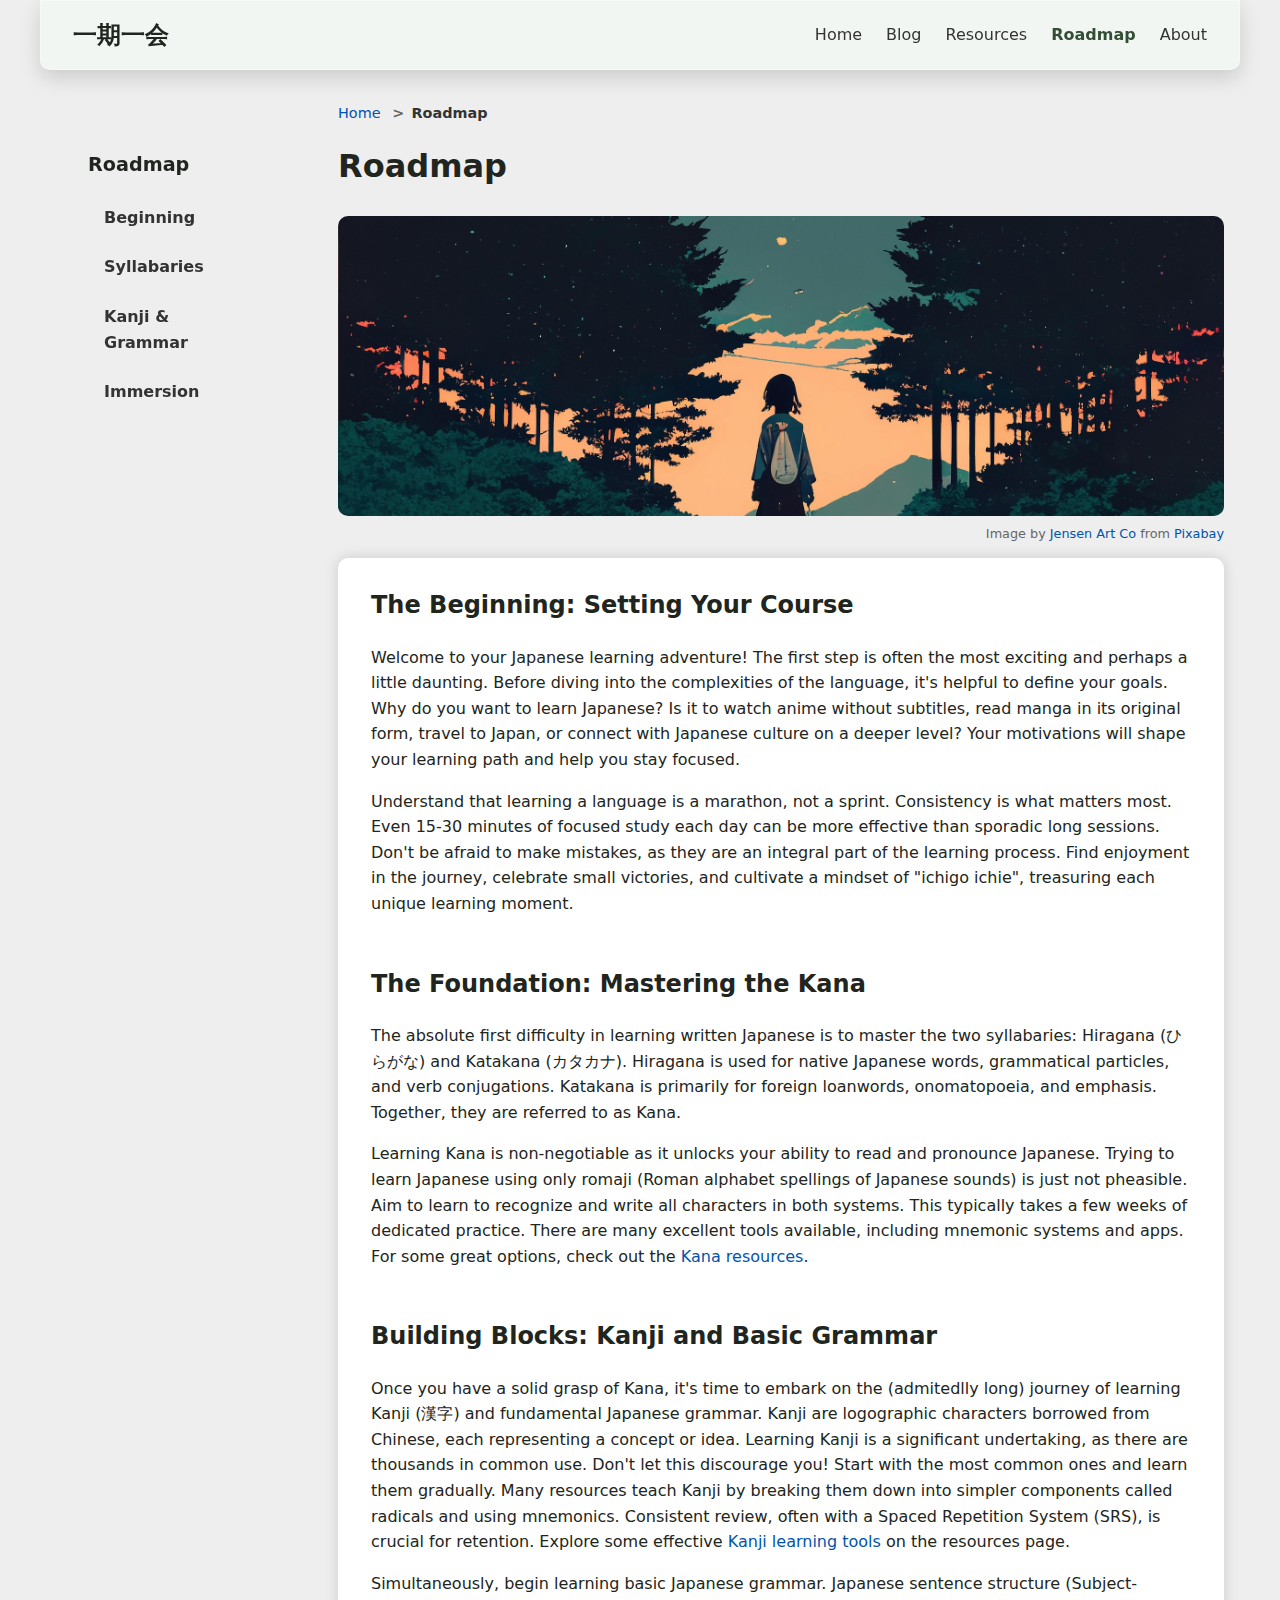
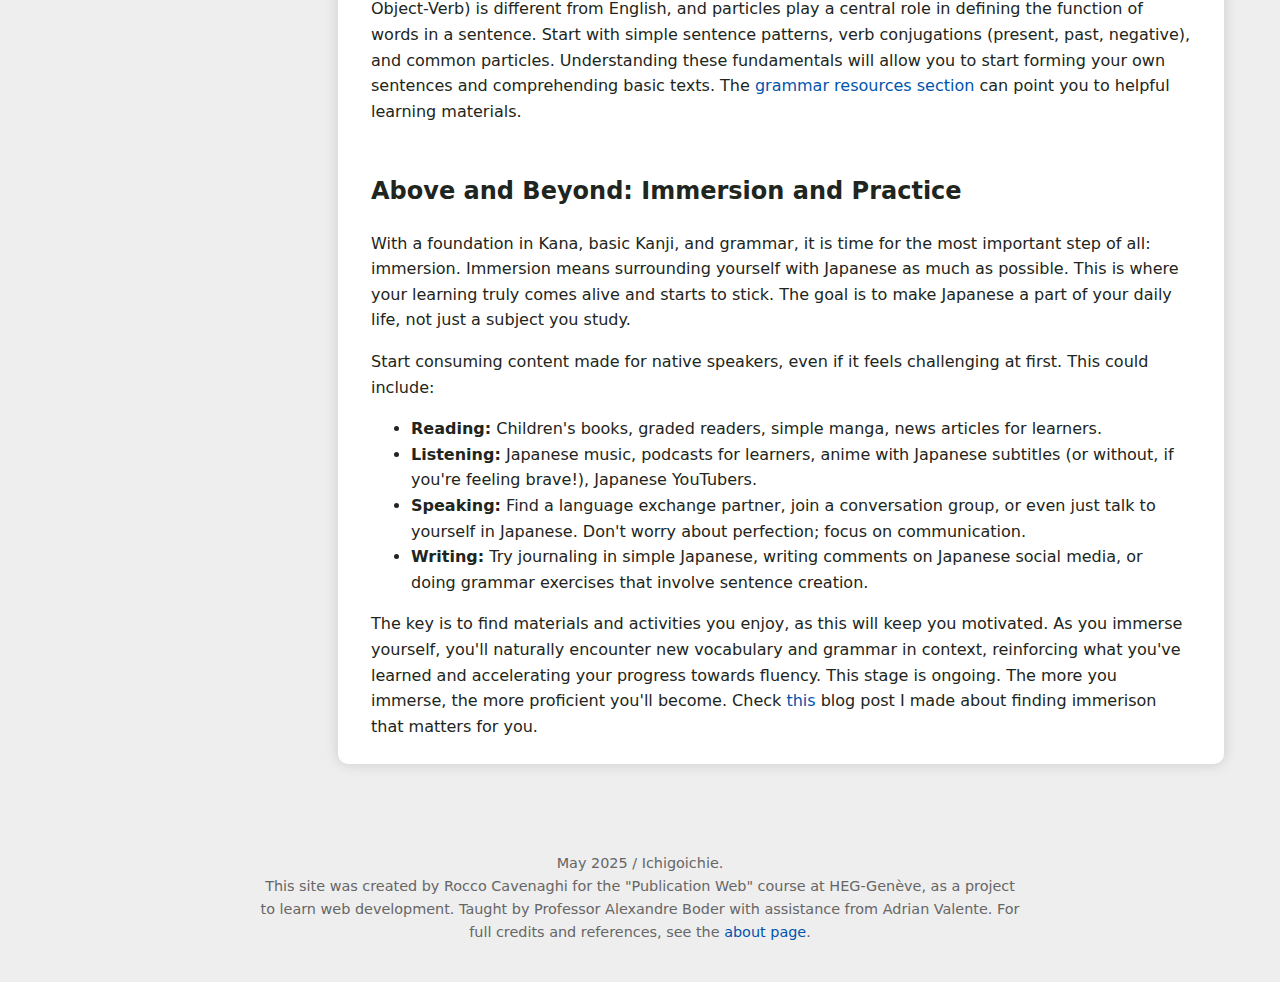
<file: pages/roadmap.html>
<!DOCTYPE html>
<html lang="en">

<head>
    <!-- Page head elements... -->
    <meta charset="UTF-8">
    <meta name="viewport" content="width=device-width, initial-scale=1.0">
    <!-- Page title -->
    <title>Ichigoichie - Roadmap</title>
    <link rel="stylesheet" href="../style.css">
    <link rel="stylesheet" href="../print.css" media="print">
</head>

<body>
    <!-- Site header -->
    <header class="site-header" id="site-header">

        <div class="container header-content">

            <!-- This allows users to tab into this hidden element when arriving into the page, because its focusable. This can be used to allow the user to skip to the main content directly and it is a form of assistive tool. -->
            <a href="#main-content" class="skip-link">Skip to main content</a>

            <!-- Site title -->
            <div class="site-title"><a href="../index.html">一期一会</a></div>

            <!-- Hamburger menu for mobile-->
            <button class="hamburger-toggle" id="hamburger-toggle" aria-label="Toggle navigation" aria-expanded="false" aria-controls="main-navigation-list">
                <span class="hamburger-icon"></span>
            </button>

            <!-- Nav menu, collapses on mobile -->
            <nav class="main-nav" id="main-nav" aria-label="Main Navigation">
                <ul class="nav-list" id="main-navigation-list">
                    <li><a href="../index.html">Home</a></li>
                    <li><a href="./posts/index.html">Blog</a></li>
                    <li><a href="./resources.html">Resources</a></li>
                    <li><a href="#" aria-current="page">Roadmap</a></li>
                    <li><a href="./about.html">About</a></li>
                </ul>
            </nav>
        </div>
    </header>

    <!-- Sidebar button toggle for mobile, is fixed on the bottom left of the page, I put it here so that it has tabbing priority -->
    <button id="fab-sidebar-toggle" class="fab-sidebar-button box-shadow" aria-label="Toggle page navigation sidebar" aria-expanded="false" aria-controls="contextual-sidebar">
        <svg class="sidebar-icon" fill="#000000" width="100px" height="100px" viewBox="0 0 64 64" version="1.1" xmlns="http://www.w3.org/2000/svg" xmlns:xlink="http://www.w3.org/1999/xlink" xml:space="preserve" style="fill-rule:evenodd;clip-rule:evenodd;stroke-linejoin:round;stroke-miterlimit:2;">
            <rect id="page" x="-1152" y="0" width="1280" height="800" style="fill:none;" />

            <path id="sidebar" d="M50.008,56l-35.989,0c-3.309,0 -5.995,-2.686 -5.995,-5.995l0,-36.011c0,-3.308 2.686,-5.995 5.995,-5.995l35.989,0c3.309,0 5.995,2.687 5.995,5.995l0,36.011c0,3.309 -2.686,5.995 -5.995,5.995Zm-25.984,-4.001l0,-39.999l-9.012,0c-1.65,0 -2.989,1.339 -2.989,2.989l0,34.021c0,1.65 1.339,2.989 2.989,2.989l9.012,0Zm24.991,-39.999l-20.991,0l0,39.999l20.991,0c1.65,0 2.989,-1.339 2.989,-2.989l0,-34.021c0,-1.65 -1.339,-2.989 -2.989,-2.989Z"
            />
        </svg>
    </button>

    <!-- Main content container -->
    <div class="container main">
        <!-- Special container for page with sidebar -->
        <div class="page-with-sidebar">
            <!-- Sidebar -->
            <aside id="contextual-sidebar" class="sidebar contextual-sidebar">

                <nav class="sidebar-nav" aria-label="Roadmap page sections">
                    <h2>Roadmap</h2>
                    <ul>
                        <li><a href="#begin">Beginning</a></li>
                        <li><a href="#syllabaries">Syllabaries</a></li>
                        <li><a href="#kanji">Kanji & Grammar</a></li>
                        <li><a href="#immersion">Immersion</a></li>
                    </ul>
                </nav>

            </aside>

            <!-- Main content -->
            <main id="main-content">
                <!-- Breadcrumbs navigation / fil d'ariane -->
                <nav aria-label="Breadcrumb" class="breadcrumbs">
                    <ol>
                        <li><a href="../index.html">Home</a></li>
                        <li aria-current="page">Roadmap</li>
                    </ol>
                </nav>
                
                <h1>Roadmap</h1>
                <img src="../images/roadmap.jpg" alt="Anime-style backpaper girl walking in a forest road at night" class="responsive-image content-image banner-image">
                <p>Image by <a href="https://pixabay.com/users/jensenartofficial-31380959/?utm_source=link-attribution&utm_medium=referral&utm_campaign=image&utm_content=7628303" target="_blank">Jensen Art Co</a> from <a href="https://pixabay.com//?utm_source=link-attribution&utm_medium=referral&utm_campaign=image&utm_content=7628303" target="_blank">Pixabay</a></p>

                <div class="background-wrapper box-shadow">
                    <section class="first" id="begin" aria-labelledby="begin-title">
                        <h2 id="begin-title">The Beginning: Setting Your Course</h2>
                        <p>
                            Welcome to your Japanese learning adventure! The first step is often the most exciting and perhaps a little daunting. Before diving into the complexities of the language, it's helpful to define your goals. Why do you want to learn Japanese? Is it to watch anime without subtitles, read manga in its original form, travel to Japan, or connect with Japanese culture on a deeper level? Your motivations will shape your learning path and help you stay focused.
                        </p>
                        <p>
                            Understand that learning a language is a marathon, not a sprint. Consistency is what matters most. Even 15-30 minutes of focused study each day can be more effective than sporadic long sessions. Don't be afraid to make mistakes, as they are an integral part of the learning process. Find enjoyment in the journey, celebrate small victories, and cultivate a mindset of "ichigo ichie", treasuring each unique learning moment.
                        </p>
                    </section>

                    <section id="syllabaries" aria-labelledby="syllabaries-title">
                        <h2 id="syllabaries-title">The Foundation: Mastering the Kana</h2>
                        <p>
                            The absolute first difficulty in learning written Japanese is to master the two syllabaries: Hiragana (ひらがな) and Katakana (カタカナ). Hiragana is used for native Japanese words, grammatical particles, and verb conjugations. Katakana is primarily for foreign loanwords, onomatopoeia, and emphasis. Together, they are referred to as Kana.
                        </p>
                        <p>
                            Learning Kana is non-negotiable as it unlocks your ability to read and pronounce Japanese. Trying to learn Japanese using only romaji (Roman alphabet spellings of Japanese sounds) is just not pheasible. Aim to learn to recognize and write all characters in both systems. This typically takes a few weeks of dedicated practice. There are many excellent tools available, including mnemonic systems and apps. For some great options, check out the <a href="./resources.html#kana">Kana resources</a>.
                        </p>
                    </section>

                    <section id="kanji" aria-labelledby="kanji-title">
                        <h2 id="kanji-title">Building Blocks: Kanji and Basic Grammar</h2>
                        <p>
                            Once you have a solid grasp of Kana, it's time to embark on the (admitedlly long) journey of learning Kanji (漢字) and fundamental Japanese grammar. Kanji are logographic characters borrowed from Chinese, each representing a concept or idea. Learning Kanji is a significant undertaking, as there are thousands in common use. Don't let this discourage you! Start with the most common ones and learn them gradually. Many resources teach Kanji by breaking them down into simpler components called radicals and using mnemonics. Consistent review, often with a Spaced Repetition System (SRS), is crucial for retention. Explore some effective <a href="./resources.html#kanji">Kanji learning tools</a> on the resources page.
                        </p>
                        <p>
                            Simultaneously, begin learning basic Japanese grammar. Japanese sentence structure (Subject-Object-Verb) is different from English, and particles play a central role in defining the function of words in a sentence. Start with simple sentence patterns, verb conjugations (present, past, negative), and common particles. Understanding these fundamentals will allow you to start forming your own sentences and comprehending basic texts. The <a href="./resources.html#grammar">grammar resources section</a> can point you to helpful learning materials.
                        </p>
                    </section>

                    <section id="immersion" aria-labelledby="immersion-title">
                        <h2 id="immersion-title">Above and Beyond: Immersion and Practice</h2>
                        <p>
                            With a foundation in Kana, basic Kanji, and grammar, it is time for the most important step of all: immersion. Immersion means surrounding yourself with Japanese as much as possible. This is where your learning truly comes alive and starts to stick. The goal is to make Japanese a part of your daily life, not just a subject you study.
                        </p>
                        <p>
                            Start consuming content made for native speakers, even if it feels challenging at first. This could include:
                        </p>
                        <ul>
                            <li><strong>Reading:</strong> Children's books, graded readers, simple manga, news articles for learners.</li>
                            <li><strong>Listening:</strong> Japanese music, podcasts for learners, anime with Japanese subtitles (or without, if you're feeling brave!), Japanese YouTubers.</li>
                            <li><strong>Speaking:</strong> Find a language exchange partner, join a conversation group, or even just talk to yourself in Japanese. Don't worry about perfection; focus on communication.</li>
                            <li><strong>Writing:</strong> Try journaling in simple Japanese, writing comments on Japanese social media, or doing grammar exercises that involve sentence creation.</li>
                        </ul>
                            
                        <p>
                            The key is to find materials and activities you enjoy, as this will keep you motivated. As you immerse yourself, you'll naturally encounter new vocabulary and grammar in context, reinforcing what you've learned and accelerating your progress towards fluency. This stage is ongoing. The more you immerse, the more proficient you'll become. Check <a href="./posts/immersion.html">this</a> blog post I made about finding immerison that matters for you.
                        </p>
                    </section>
                </div>
            </main>
        </div>
    </div>

    <!-- Footer -->
    <footer class="site-footer">
        <div class="container">
            <p>
                May 2025 / Ichigoichie.
                <br> This site was created by Rocco Cavenaghi for the "Publication Web" course at HEG-Genève, as a project to learn web development. Taught by Professor Alexandre Boder with assistance from Adrian Valente. For full credits and references,
                see the <a href="./about.html">about page</a>.
            </p>
        </div>
    </footer>

    <!-- Script(s), etc -->
    <script src="../script.js"></script>

</body>

</html>
</file>
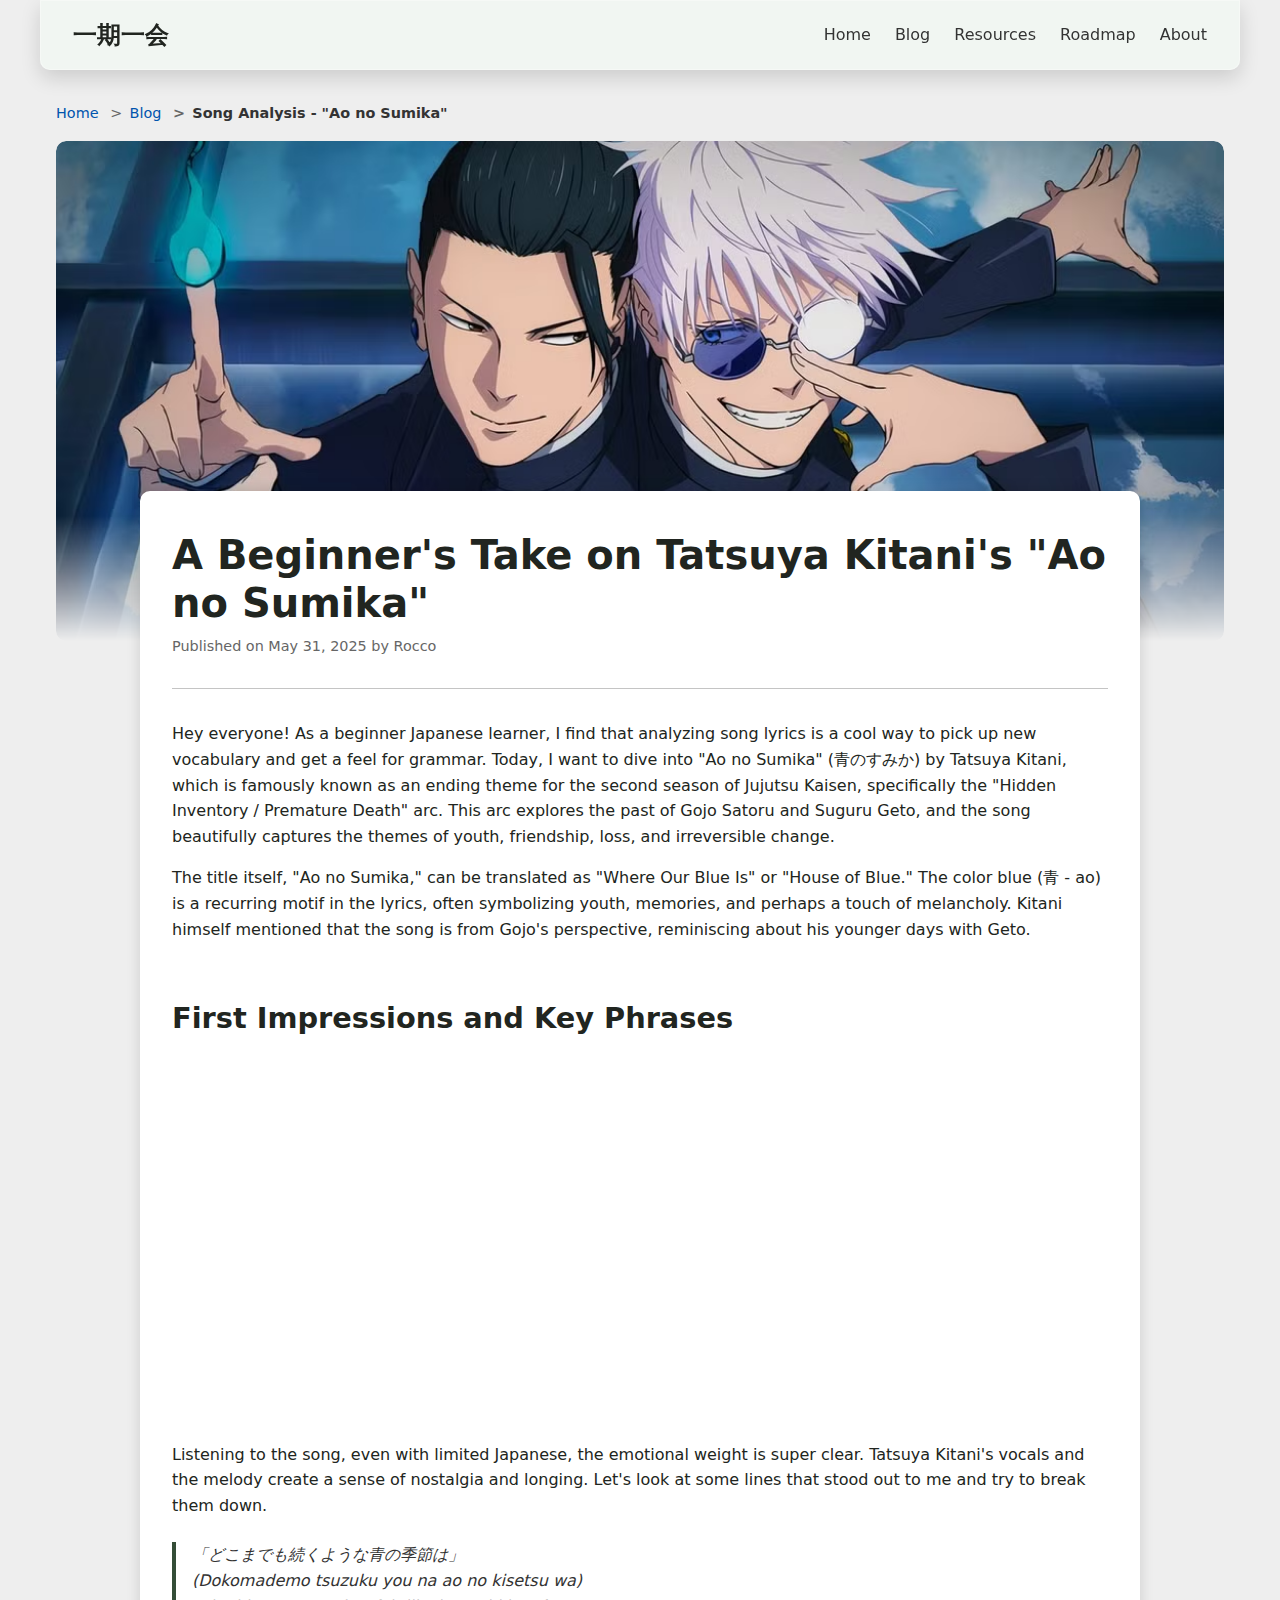
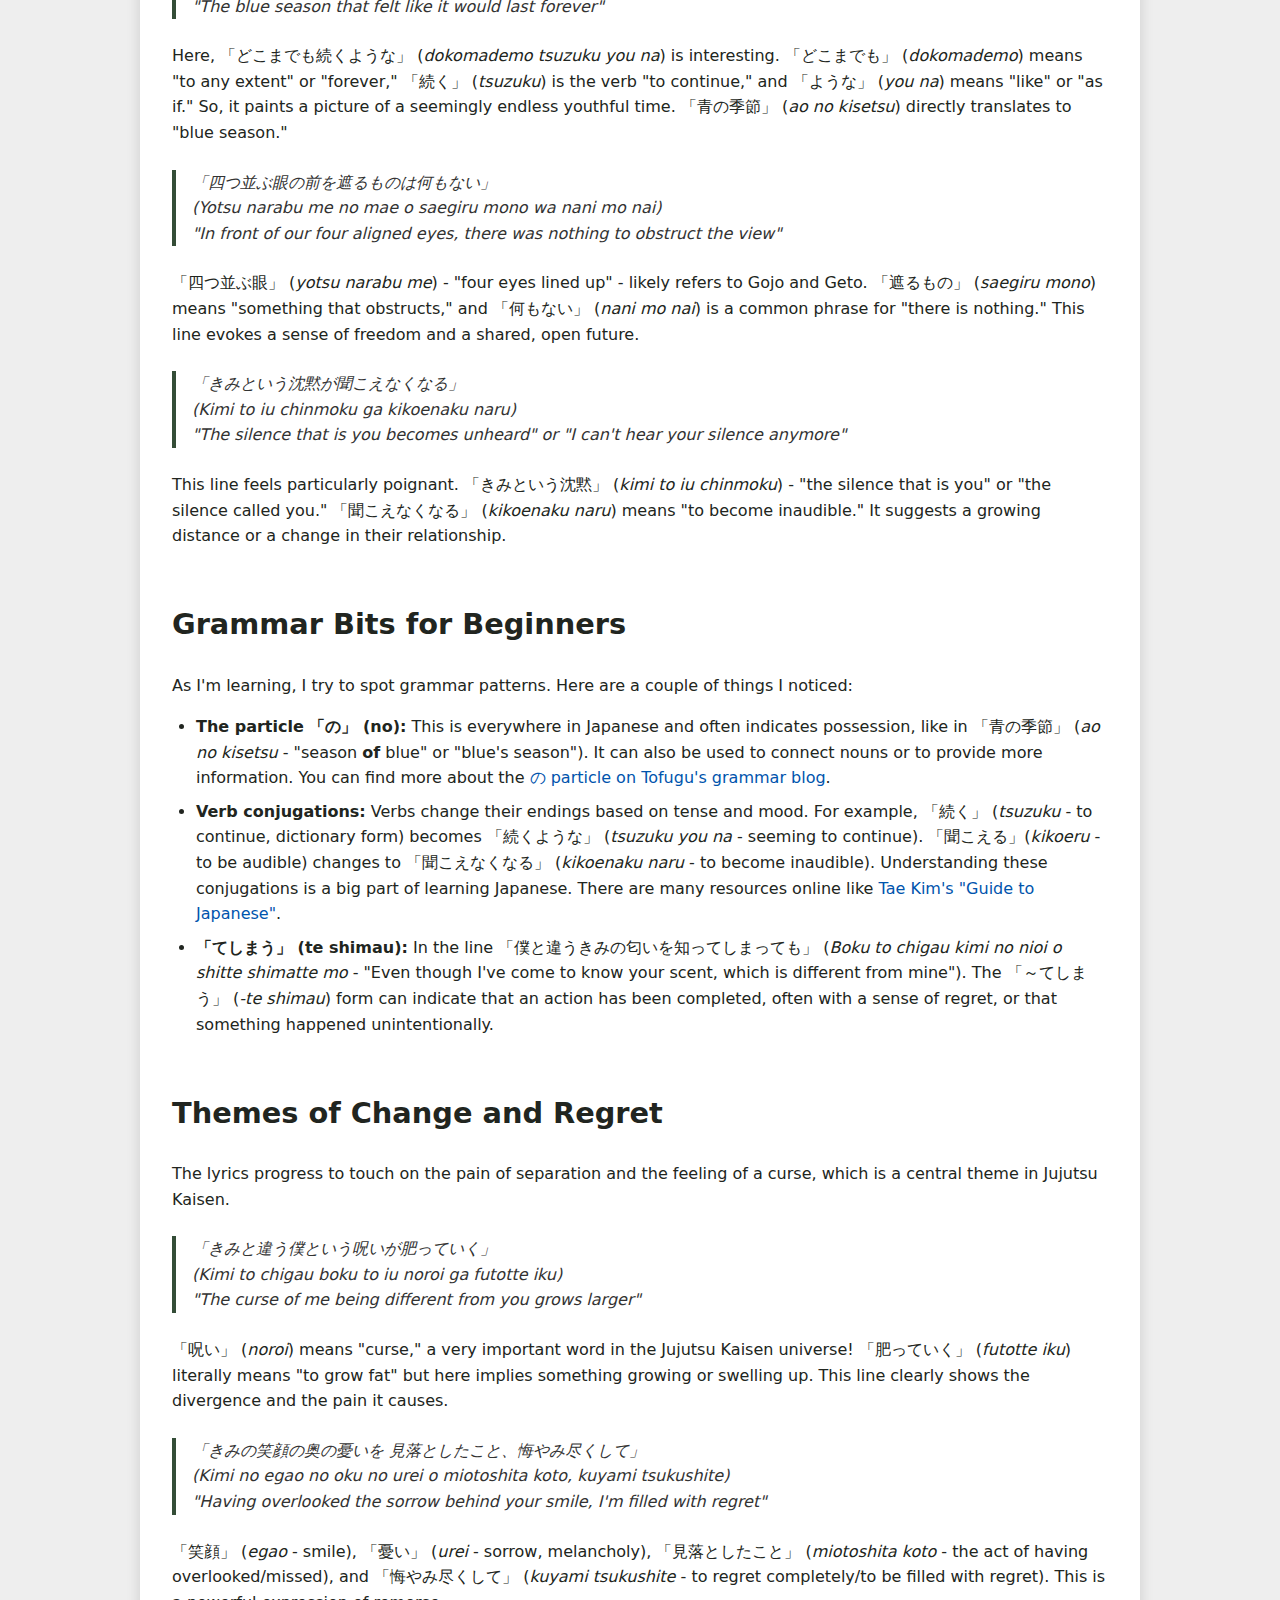
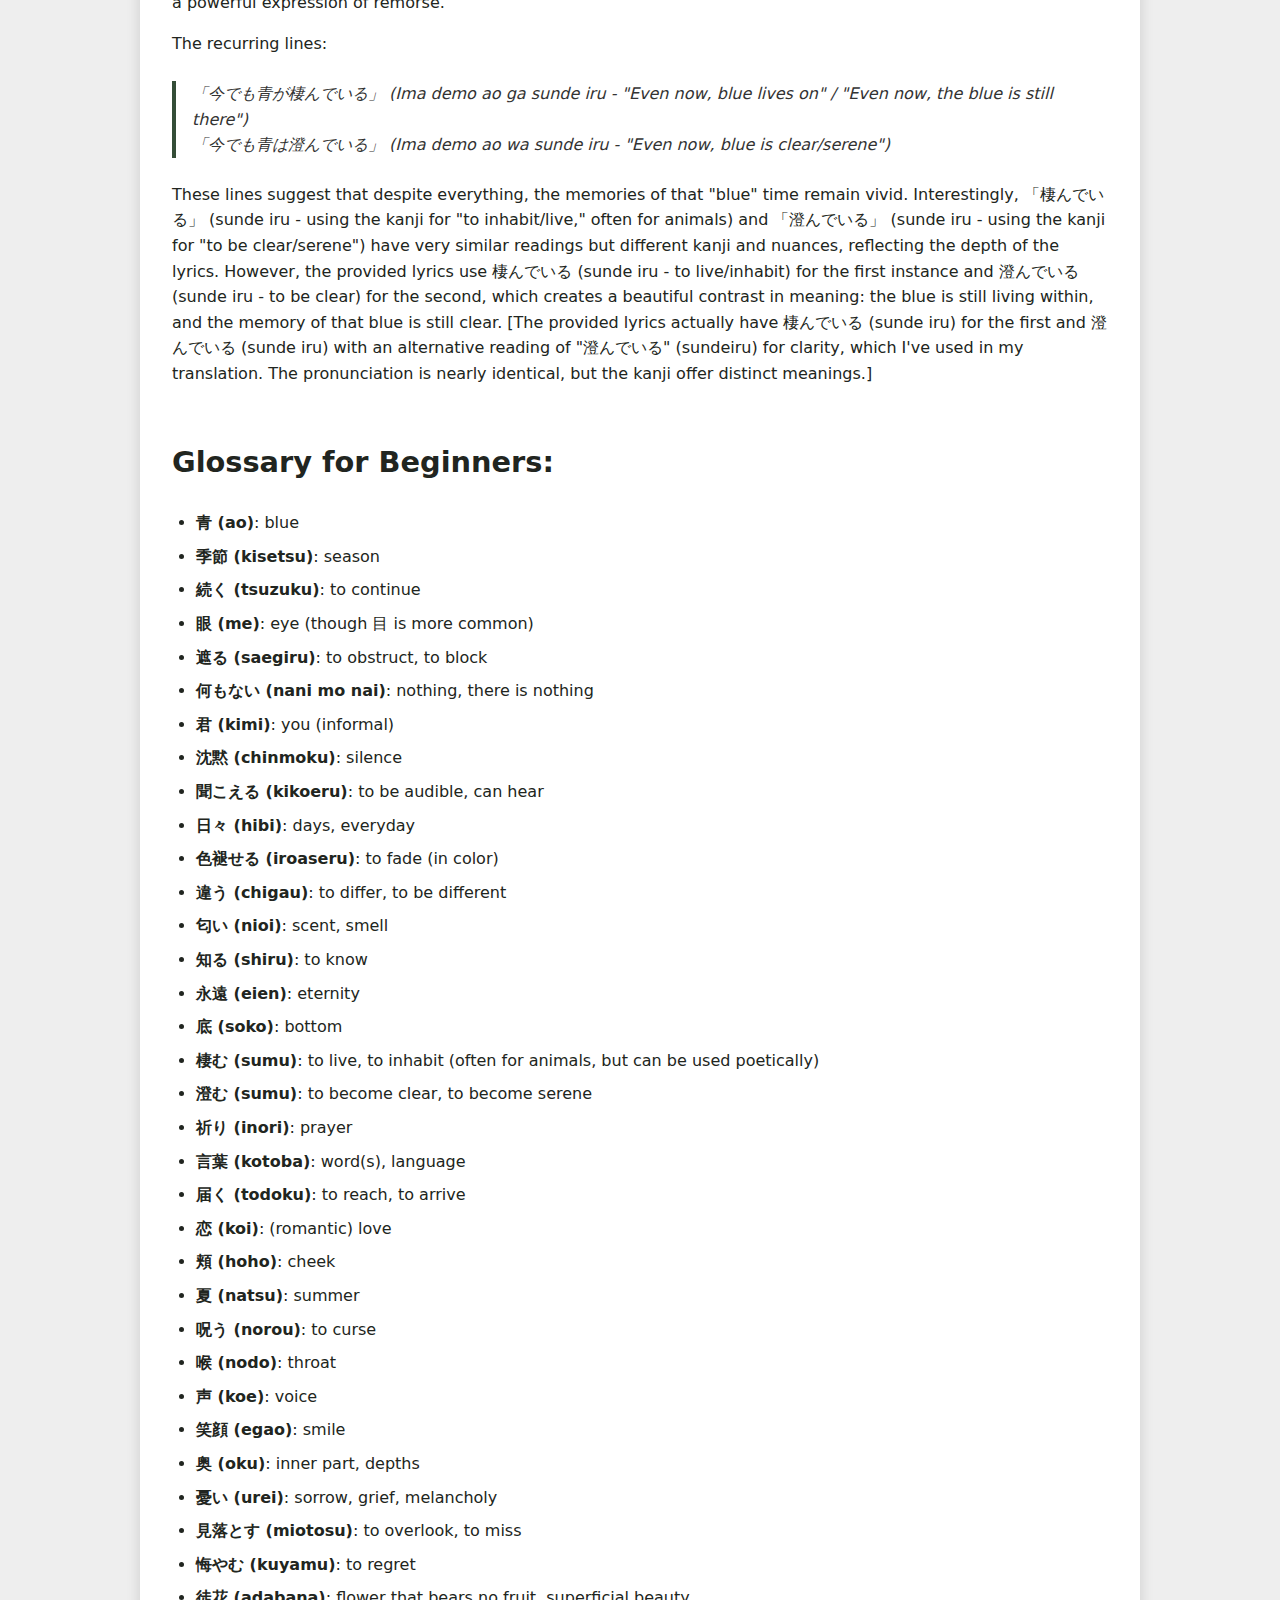
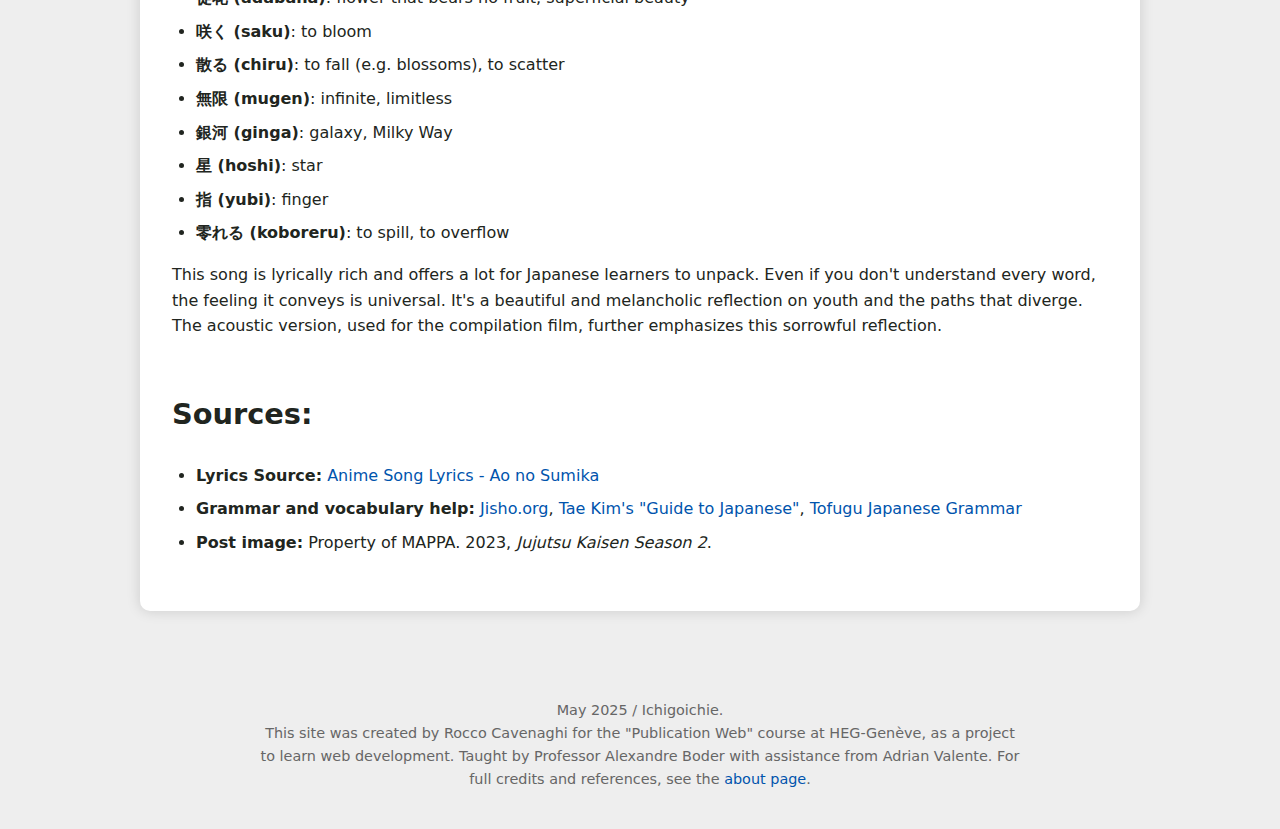
<file: pages/posts/aonosumika.html>
<!DOCTYPE html>
<html lang="en">

<head>
    <!-- Page head elements... -->
    <meta charset="UTF-8">
    <meta name="viewport" content="width=device-width, initial-scale=1.0">
    <!-- Page title -->
    <title>Ichigoichie - Ao no Sumika</title>
    <link rel="stylesheet" href="../../style.css">
</head>

<body>
    <!-- Site header -->
    <header class="site-header" id="site-header">

        <div class="container header-content">

            <!-- This allows users to tab into this hidden element when arriving into the page, because its focusable. This can be used to allow the user to skip to the main content directly and it is a form of assistive tool. -->
            <a href="#main-content" class="skip-link">Skip to main content</a>

            <!-- Site title -->
            <div class="site-title"><a href="../../index.html">一期一会</a></div>

            <!-- Hamburger menu for mobile-->
            <button class="hamburger-toggle" id="hamburger-toggle" aria-label="Toggle navigation" aria-expanded="false" aria-controls="main-navigation-list">
                <span class="hamburger-icon"></span>
            </button>

            <!-- Nav menu, collapses on mobile -->
            <nav class="main-nav" id="main-nav" aria-label="Main Navigation">
                <ul class="nav-list" id="main-navigation-list">
                    <li><a href="../../index.html">Home</a></li>
                    <li><a href="./index.html">Blog</a></li>
                    <li><a href="../resources.html">Resources</a></li>
                    <li><a href="../roadmap.html">Roadmap</a></li>
                    <li><a href="../about.html">About</a></li>
                </ul>
            </nav>
        </div>
    </header>

    <!-- Main content container -->
    <div class="container main">
        <!-- Breadcrumbs navigation / fil d'ariane -->
        <nav aria-label="Breadcrumb" class="breadcrumbs">
            <ol>
                <li><a href="../../index.html">Home</a></li>
                <li><a href="./index.html">Blog</a></li>
                <li aria-current="page">Song Analysis - "Ao no Sumika"</li>
            </ol>
        </nav>

        <!-- Main content -->
        <main id="main-content">

            <!-- Post page -->
            <img src="../../images/aonosumika.jpg" alt="Gojo Satoru and Suguru Geto from Jujutsu Kaisen" class="responsive-image post-image">
            <article class="blog-post box-shadow" aria-labelledby="post-title">
                <header class="post-header">
                    <!-- Post title -->
                    <h1 id="post-title">A Beginner's Take on Tatsuya Kitani's "Ao no Sumika"</h1>
                    <!-- Post metadata -->
                    <p class="post-meta">Published on
                        <time datetime="2025-05-31">May 31, 2025</time> by Rocco</p>
                </header>
                <!-- Post content -->
                <div class="post-content">
                    <p>Hey everyone! As a beginner Japanese learner, I find that analyzing song lyrics is a cool way to pick up new vocabulary and get a feel for grammar. Today, I want to dive into "Ao no Sumika" (青のすみか) by Tatsuya Kitani, which is famously
                        known as an ending theme for the second season of Jujutsu Kaisen, specifically the "Hidden Inventory / Premature Death" arc. This arc explores the past of Gojo Satoru and Suguru Geto, and the song beautifully captures the themes
                        of youth, friendship, loss, and irreversible change.</p>

                    <p>The title itself, "Ao no Sumika," can be translated as "Where Our Blue Is" or "House of Blue." The color blue (青 - ao) is a recurring motif in the lyrics, often symbolizing youth, memories, and perhaps a touch of melancholy. Kitani
                        himself mentioned that the song is from Gojo's perspective, reminiscing about his younger days with Geto.</p>

                    <h2>First Impressions and Key Phrases</h2>
                    <iframe style="border-radius:12px" src="https://open.spotify.com/embed/track/12usPU2WnqgCHAW1EK2dfd?utm_source=generator&theme=0" height="352" allowfullscreen="" allow="autoplay; clipboard-write; encrypted-media; fullscreen; picture-in-picture"
                    loading="lazy"></iframe>

                    <p>Listening to the song, even with limited Japanese, the emotional weight is super clear. Tatsuya Kitani's vocals and the melody create a sense of nostalgia and longing. Let's look at some lines that stood out to me and try to break them down.</p>

                    <blockquote> 
                        「どこまでも続くような青の季節は」
                        <br> 
                        (<em>Dokomademo tsuzuku you na ao no kisetsu wa</em>)
                        <br> 
                        "The blue season that felt like it would last forever"
                    </blockquote>

                    <p>Here, 「どこまでも続くような」 (<em>dokomademo tsuzuku you na</em>) is interesting. 「どこまでも」 (<em>dokomademo</em>) means "to any extent" or "forever," 「続く」 (<em>tsuzuku</em>) is the verb "to continue," and 「ような」 (<em>you na</em>) means "like" or "as if." So, it paints a picture of a seemingly endless youthful time. 「青の季節」 (<em>ao no kisetsu</em>) directly translates to "blue season."</p>

                    <blockquote>「四つ並ぶ眼の前を遮るものは何もない」
                        <br> 
                        (<em>Yotsu narabu me no mae o saegiru mono wa nani mo nai</em>)
                        <br> 
                        "In front of our four aligned eyes, there was nothing to obstruct the view"
                    </blockquote>

                    <p>「四つ並ぶ眼」 (<em>yotsu narabu me</em>) - "four eyes lined up" - likely refers to Gojo and Geto. 「遮るもの」 (<em>saegiru mono</em>) means "something that obstructs," and 「何もない」 (<em>nani mo nai</em>) is a common phrase for "there is nothing." This line evokes a sense of freedom and a shared, open future.</p>

                    <blockquote>「きみという沈黙が聞こえなくなる」
                        <br> 
                        (<em>Kimi to iu chinmoku ga kikoenaku naru</em>)
                        <br> 
                        "The silence that is you becomes unheard" or "I can't hear your silence anymore"
                    </blockquote>

                    <p>This line feels particularly poignant. 「きみという沈黙」 (<em>kimi to iu chinmoku</em>) - "the silence that is you" or "the silence called you." 「聞こえなくなる」 (<em>kikoenaku naru</em>) means "to become inaudible." It suggests a growing distance or a change in their relationship.</p>

                    <h2>Grammar Bits for Beginners</h2>
                    <p>As I'm learning, I try to spot grammar patterns. Here are a couple of things I noticed:</p>
                    <ul>
                        <li>
                            <strong>The particle 「の」 (no):</strong> This is everywhere in Japanese and often indicates possession, like in 「青の季節」 (<em>ao no kisetsu</em> - "season <strong>of</strong> blue" or "blue's season"). It can also be used to connect nouns or to provide more information. You can find more about the <a href="https://www.tofugu.com/japanese-grammar/particle-no-noun-modifier/" target="_blank">の particle on Tofugu's grammar blog</a>.
                        </li>

                        <li>
                            <strong>Verb conjugations:</strong> Verbs change their endings based on tense and mood. For example, 「続く」 (<em>tsuzuku</em> - to continue, dictionary form) becomes 「続くような」 (<em>tsuzuku you na</em> - seeming to continue). 「聞こえる」(<em>kikoeru</em> - to be audible) changes to 「聞こえなくなる」 (<em>kikoenaku naru</em> - to become inaudible). Understanding these conjugations is a big part of learning Japanese. There are many resources online like <a href="https://guidetojapanese.org/learn/grammar/verbs" target="_blank">Tae Kim's "Guide to Japanese"</a>.
                        </li>

                        <li>
                            <strong>「てしまう」 (te shimau):</strong> In the line 「僕と違うきみの匂いを知ってしまっても」 (<em>Boku to chigau kimi no nioi o shitte shimatte mo</em> - "Even though I've come to know your scent, which is different from mine"). The 「～てしまう」 (<em>-te shimau</em>) form can indicate that an action has been completed, often with a sense of regret, or that something happened unintentionally.
                        </li>
                    </ul>

                    <h2>Themes of Change and Regret</h2>
                    <p>The lyrics progress to touch on the pain of separation and the feeling of a curse, which is a central theme in Jujutsu Kaisen.</p>

                    <blockquote>「きみと違う僕という呪いが肥っていく」
                        <br> 
                        (<em>Kimi to chigau boku to iu noroi ga futotte iku</em>)
                        <br> 
                        "The curse of me being different from you grows larger"
                    </blockquote>

                    <p>「呪い」 (<em>noroi</em>) means "curse," a very important word in the Jujutsu Kaisen universe! 「肥っていく」 (<em>futotte iku</em>) literally means "to grow fat" but here implies something growing or swelling up. This line clearly shows the divergence and the pain it causes.</p>

                    <blockquote>「きみの笑顔の奥の憂いを 見落としたこと、悔やみ尽くして」
                        <br> 
                        (<em>Kimi no egao no oku no urei o miotoshita koto, kuyami tsukushite</em>)
                        <br> 
                        "Having overlooked the sorrow behind your smile, I'm filled with regret"
                    </blockquote>

                    <p>「笑顔」 (<em>egao</em> - smile), 「憂い」 (<em>urei</em> - sorrow, melancholy), 「見落としたこと」 (<em>miotoshita koto</em> - the act of having overlooked/missed), and 「悔やみ尽くして」 (<em>kuyami tsukushite</em> - to regret completely/to be filled with regret). This is a powerful expression of remorse.</p>

                    <p>The recurring lines:</p>
                    <blockquote>
                        「今でも青が棲んでいる」 (<em>Ima demo ao ga sunde iru</em> - "Even now, blue lives on" / "Even now, the blue is still there")
                        <br> 「今でも青は澄んでいる」 (<em>Ima demo ao wa sunde iru</em> - "Even now, blue is clear/serene")
                    </blockquote>

                    <p>These lines suggest that despite everything, the memories of that "blue" time remain vivid. Interestingly, 「棲んでいる」 (sunde iru - using the kanji for "to inhabit/live," often for animals) and 「澄んでいる」 (sunde iru - using the kanji for "to be clear/serene") have very similar readings but different kanji and nuances, reflecting the depth of the lyrics. However, the provided lyrics use 棲んでいる (sunde iru - to live/inhabit) for the first instance and 澄んでいる (sunde iru - to be clear) for the second, which creates a beautiful contrast in meaning: the blue is still living within, and the memory of that blue is still clear. [The provided lyrics actually have 棲んでいる (sunde iru) for the first and 澄んでいる (sunde iru) with an alternative reading of "澄んでいる" (sundeiru) for clarity, which I've used in my translation. The pronunciation is nearly identical, but the kanji offer distinct meanings.]</p>

                    <h2>Glossary for Beginners:</h2>
                    <ul class="glossary">
                        <li><strong><a href="https://jisho.org/search/青" target="_blank">青 (ao)</a></strong>: blue</li>
                        <li><strong><a href="https://jisho.org/search/季節" target="_blank">季節 (kisetsu)</a></strong>: season</li>
                        <li><strong><a href="https://jisho.org/search/続く" target="_blank">続く (tsuzuku)</a></strong>: to continue</li>
                        <li><strong><a href="https://jisho.org/search/眼" target="_blank">眼 (me)</a></strong>: eye (though 目 is more common)</li>
                        <li><strong><a href="https://jisho.org/search/遮る" target="_blank">遮る (saegiru)</a></strong>: to obstruct, to block</li>
                        <li><strong><a href="https://jisho.org/search/何もない" target="_blank">何もない (nani mo nai)</a></strong>: nothing, there is nothing</li>
                        <li><strong><a href="https://jisho.org/search/君" target="_blank">君 (kimi)</a></strong>: you (informal)</li>
                        <li><strong><a href="https://jisho.org/search/沈黙" target="_blank">沈黙 (chinmoku)</a></strong>: silence</li>
                        <li><strong><a href="https://jisho.org/search/聞こえる" target="_blank">聞こえる (kikoeru)</a></strong>: to be audible, can hear</li>
                        <li><strong><a href="https://jisho.org/search/日々" target="_blank">日々 (hibi)</a></strong>: days, everyday</li>
                        <li><strong><a href="https://jisho.org/search/色褪せる" target="_blank">色褪せる (iroaseru)</a></strong>: to fade (in color)</li>
                        <li><strong><a href="https://jisho.org/search/違う" target="_blank">違う (chigau)</a></strong>: to differ, to be different</li>
                        <li><strong><a href="https://jisho.org/search/匂い" target="_blank">匂い (nioi)</a></strong>: scent, smell</li>
                        <li><strong><a href="https://jisho.org/search/知る" target="_blank">知る (shiru)</a></strong>: to know</li>
                        <li><strong><a href="https://jisho.org/search/永遠" target="_blank">永遠 (eien)</a></strong>: eternity</li>
                        <li><strong><a href="https://jisho.org/search/底" target="_blank">底 (soko)</a></strong>: bottom</li>
                        <li><strong><a href="https://jisho.org/search/棲む" target="_blank">棲む (sumu)</a></strong>: to live, to inhabit (often for animals, but can be used poetically)</li>
                        <li><strong><a href="https://jisho.org/search/澄む" target="_blank">澄む (sumu)</a></strong>: to become clear, to become serene</li>
                        <li><strong><a href="https://jisho.org/search/祈り" target="_blank">祈り (inori)</a></strong>: prayer</li>
                        <li><strong><a href="https://jisho.org/search/言葉" target="_blank">言葉 (kotoba)</a></strong>: word(s), language</li>
                        <li><strong><a href="https://jisho.org/search/届く" target="_blank">届く (todoku)</a></strong>: to reach, to arrive</li>
                        <li><strong><a href="https://jisho.org/search/恋" target="_blank">恋 (koi)</a></strong>: (romantic) love</li>
                        <li><strong><a href="https://jisho.org/search/頬" target="_blank">頬 (hoho)</a></strong>: cheek</li>
                        <li><strong><a href="https://jisho.org/search/夏" target="_blank">夏 (natsu)</a></strong>: summer</li>
                        <li><strong><a href="https://jisho.org/search/呪う" target="_blank">呪う (norou)</a></strong>: to curse</li>
                        <li><strong><a href="https://jisho.org/search/喉" target="_blank">喉 (nodo)</a></strong>: throat</li>
                        <li><strong><a href="https://jisho.org/search/声" target="_blank">声 (koe)</a></strong>: voice</li>
                        <li><strong><a href="https://jisho.org/search/笑顔" target="_blank">笑顔 (egao)</a></strong>: smile</li>
                        <li><strong><a href="https://jisho.org/search/奥" target="_blank">奥 (oku)</a></strong>: inner part, depths</li>
                        <li><strong><a href="https://jisho.org/search/憂い" target="_blank">憂い (urei)</a></strong>: sorrow, grief, melancholy</li>
                        <li><strong><a href="https://jisho.org/search/見落とす" target="_blank">見落とす (miotosu)</a></strong>: to overlook, to miss</li>
                        <li><strong><a href="https://jisho.org/search/悔やむ" target="_blank">悔やむ (kuyamu)</a></strong>: to regret</li>
                        <li><strong><a href="https://jisho.org/search/徒花" target="_blank">徒花 (adabana)</a></strong>: flower that bears no fruit, superficial beauty</li>
                        <li><strong><a href="https://jisho.org/search/咲く" target="_blank">咲く (saku)</a></strong>: to bloom</li>
                        <li><strong><a href="https://jisho.org/search/散る" target="_blank">散る (chiru)</a></strong>: to fall (e.g. blossoms), to scatter</li>
                        <li><strong><a href="https://jisho.org/search/無限" target="_blank">無限 (mugen)</a></strong>: infinite, limitless</li>
                        <li><strong><a href="https://jisho.org/search/銀河" target="_blank">銀河 (ginga)</a></strong>: galaxy, Milky Way</li>
                        <li><strong><a href="https://jisho.org/search/星" target="_blank">星 (hoshi)</a></strong>: star</li>
                        <li><strong><a href="https://jisho.org/search/指" target="_blank">指 (yubi)</a></strong>: finger</li>
                        <li><strong><a href="https://jisho.org/search/零れる" target="_blank">零れる (koboreru)</a></strong>: to spill, to overflow</li>
                    </ul>

                    <p>This song is lyrically rich and offers a lot for Japanese learners to unpack. Even if you don't understand every word, the feeling it conveys is universal. It's a beautiful and melancholic reflection on youth and the paths that diverge.
                        The acoustic version, used for the compilation film, further emphasizes this sorrowful reflection.</p>

                    <h2>Sources:</h2>
                    <ul>
                        <li><strong>Lyrics Source:</strong> <a href="https://www.animesonglyrics.com/jujutsu-kaisen/ao-no-sumika" target="_blank">Anime Song Lyrics - Ao no Sumika</a></li>
                        <li><strong>Grammar and vocabulary help:</strong> <a href="https://jisho.org/" target="_blank">Jisho.org</a>, <a href="https://guidetojapanese.org/" target="_blank">Tae Kim's "Guide to Japanese"</a>, <a href="https://www.tofugu.com/japanese-grammar/"
                            target="_blank">Tofugu Japanese Grammar</a></li>
                        <li><strong>Post image:</strong> Property of MAPPA. 2023, <em>Jujutsu Kaisen Season 2</em>.</li>
                    </ul>
                </div>
            </article>
        </main>

        <!-- Footer -->
        <footer class="site-footer">
            <div class="container">
                <p>
                    May 2025 / Ichigoichie.
                    <br> This site was created by Rocco Cavenaghi for the "Publication Web" course at HEG-Genève, as a project to learn web development. Taught by Professor Alexandre Boder with assistance from Adrian Valente. For full credits and references,
                    see the <a href="../about.html">about page</a>.
                </p>
            </div>
        </footer>

        <!-- Script(s), etc -->
        <script src="../../script.js"></script>
    </div>

</body>

</html>
</file>
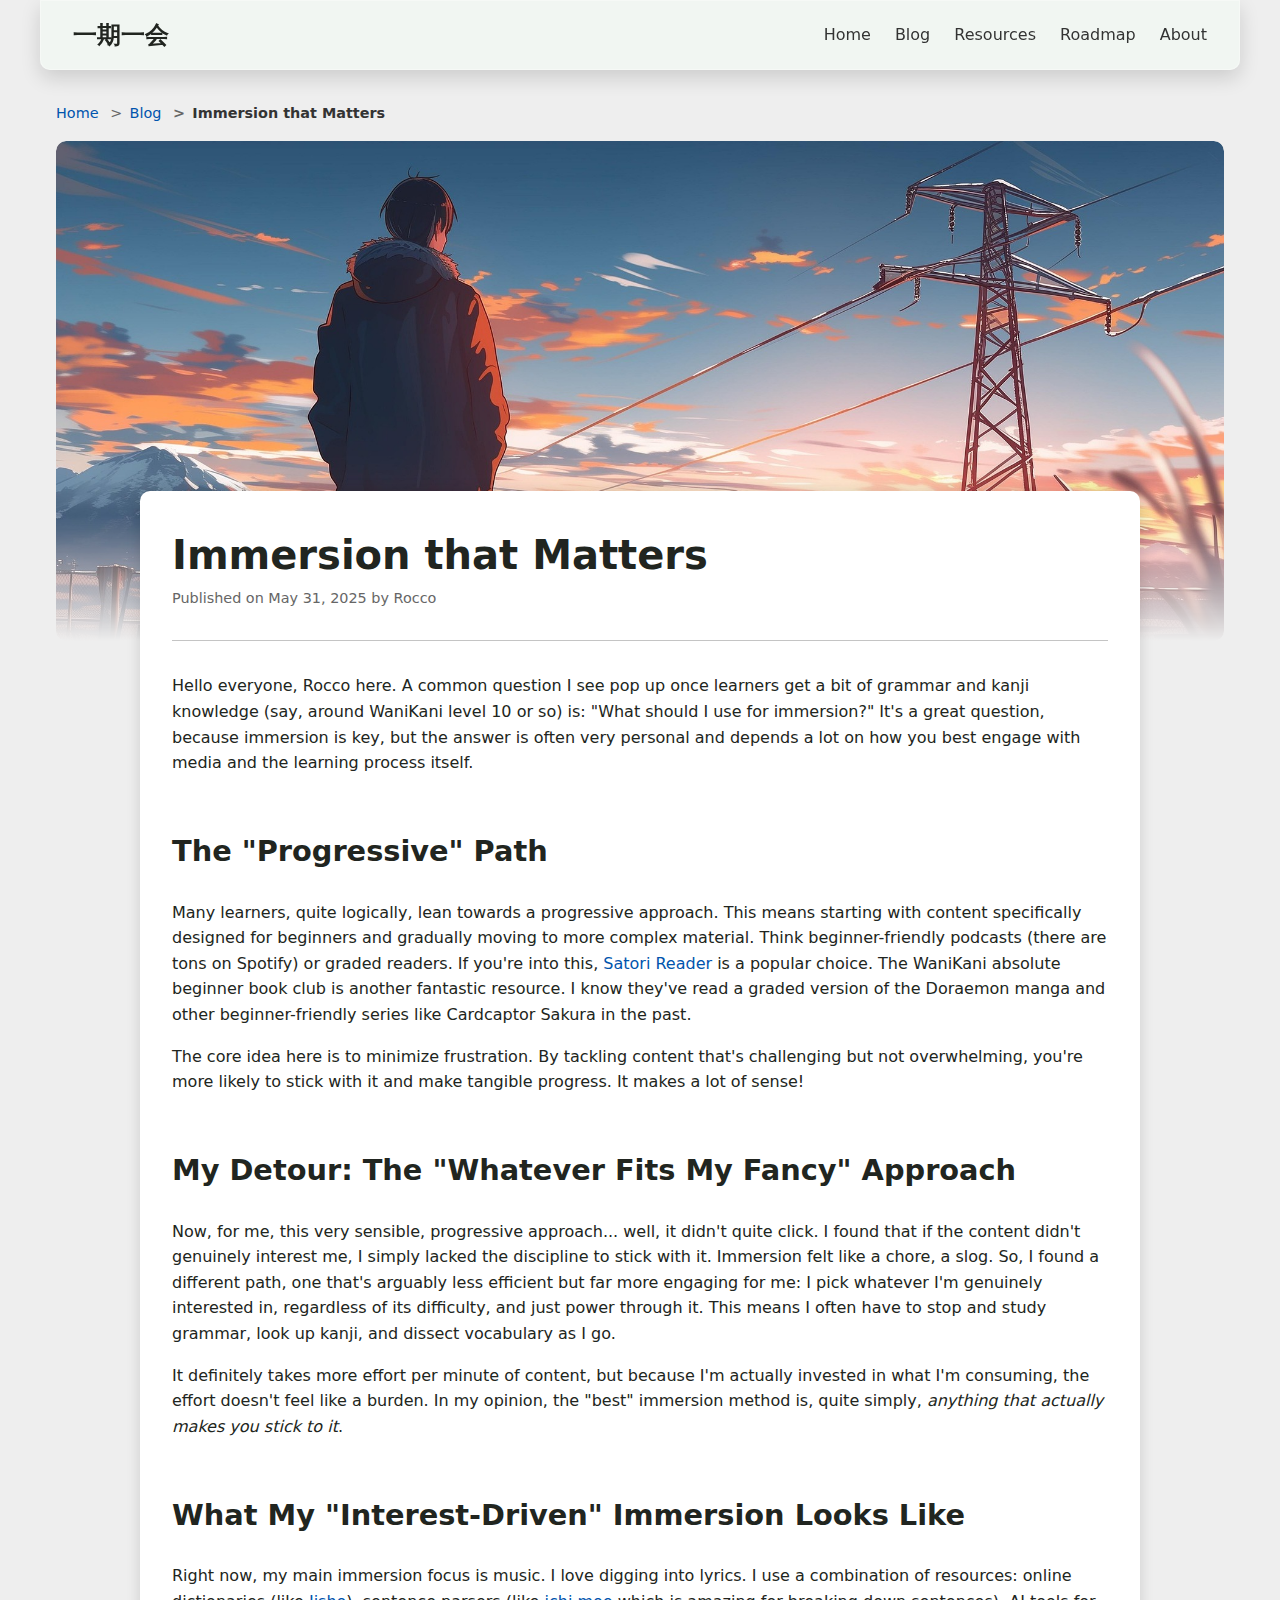
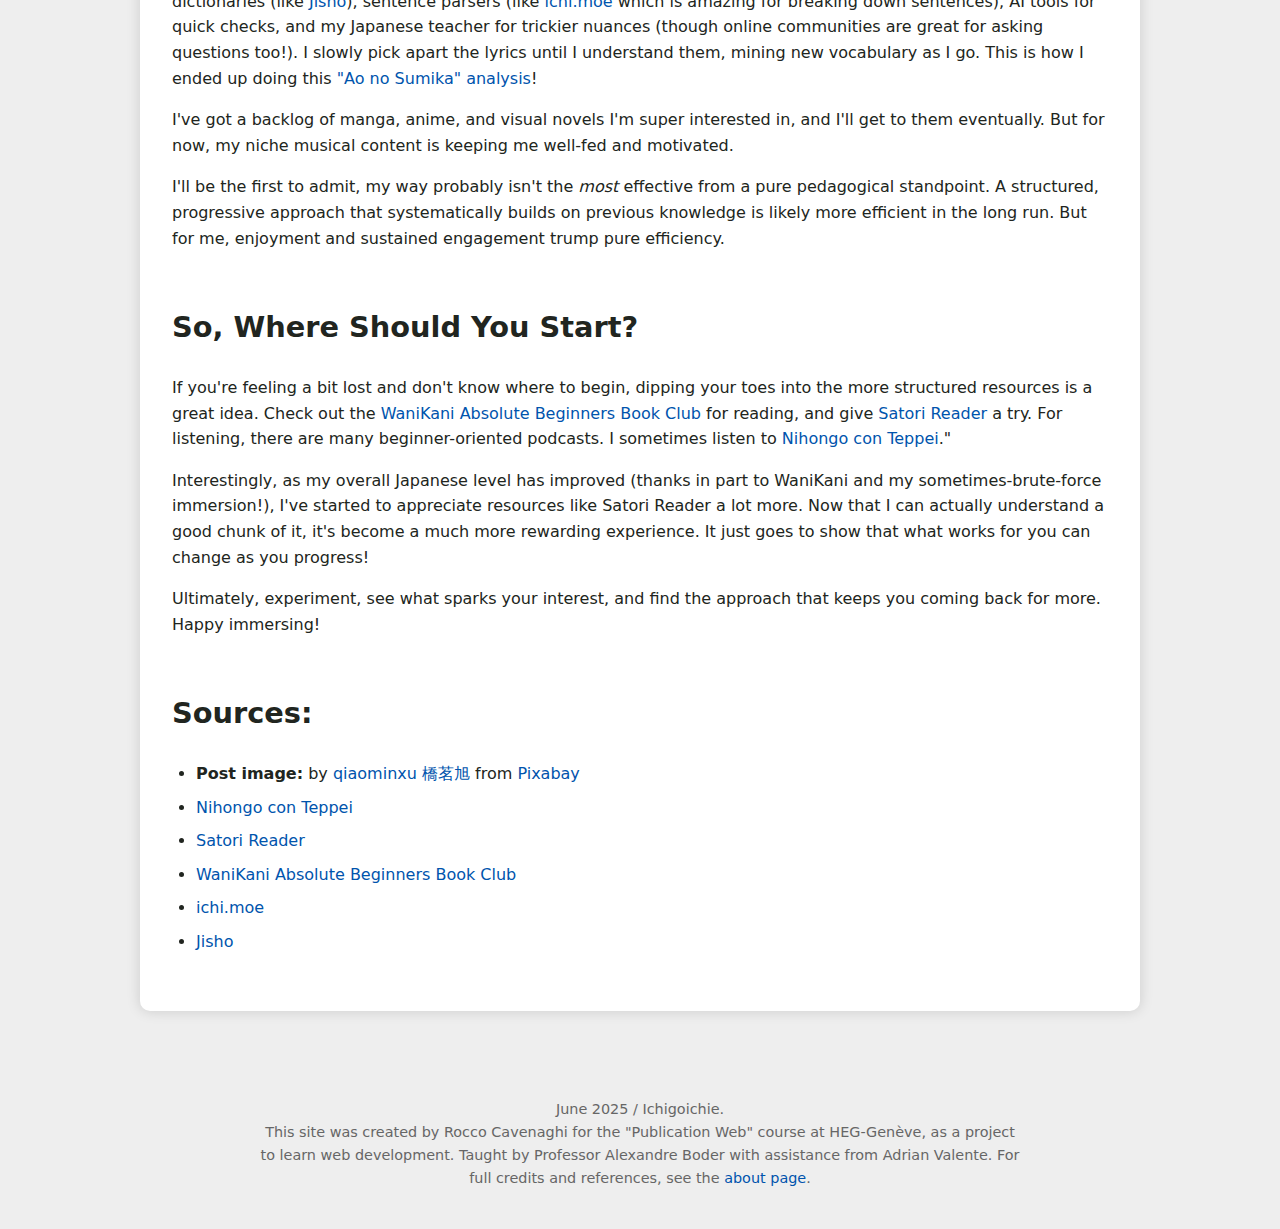
<file: pages/posts/immersion.html>
<!DOCTYPE html>
<html lang="en">

<head>
    <!-- Page head elements... -->
    <meta charset="UTF-8">
    <meta name="viewport" content="width=device-width, initial-scale=1.0">
    <!-- Page title -->
    <title>Ichigoichie - Immersion that matters</title>
    <link rel="stylesheet" href="../../style.css">
</head>

<body>
    <!-- Site header -->
    <header class="site-header" id="site-header">

        <div class="container header-content">

            <!-- This allows users to tab into this hidden element when arriving into the page, because its focusable. This can be used to allow the user to skip to the main content directly and it is a form of assistive tool. -->
            <a href="#main-content" class="skip-link">Skip to main content</a>

            <!-- Site title -->
            <div class="site-title"><a href="../../index.html">一期一会</a></div>

            <!-- Hamburger menu for mobile-->
            <button class="hamburger-toggle" id="hamburger-toggle" aria-label="Toggle navigation" aria-expanded="false" aria-controls="main-navigation-list">
                <span class="hamburger-icon"></span>
            </button>

            <!-- Nav menu, collapses on mobile -->
            <nav class="main-nav" id="main-nav" aria-label="Main Navigation">
                <ul class="nav-list" id="main-navigation-list">
                    <li><a href="../../index.html">Home</a></li>
                    <li><a href="./index.html">Blog</a></li>
                    <li><a href="../resources.html">Resources</a></li>
                    <li><a href="../roadmap.html">Roadmap</a></li>
                    <li><a href="../about.html">About</a></li>
                </ul>
            </nav>
        </div>
    </header>

    <!-- Main content container -->
    <div class="container main">
        <!-- Breadcrumbs navigation / fil d'ariane -->
        <nav aria-label="Breadcrumb" class="breadcrumbs">
            <ol>
                <li><a href="../../index.html">Home</a></li>
                <li><a href="./index.html">Blog</a></li>
                <li aria-current="page">Immersion that Matters</li>
            </ol>
        </nav>

        <!-- Main content -->
        <main id="main-content">

            <!-- Post page -->
            <img src="../../images/immersion.jpg" alt="Anime-style man overlooking a snowy landscape" class="responsive-image post-image">
            <article class="blog-post box-shadow" aria-labelledby="post-title">
                <header class="post-header">
                    <!-- Post title -->
                    <h1 id="post-title">Immersion that Matters</h1>
                    <!-- Post metadata -->
                    <p class="post-meta">Published on
                        <time datetime="2025-05-31">May 31, 2025</time> by Rocco</p>
                </header>
                <!-- Post content -->
                <div class="post-content">
                    <p>Hello everyone, Rocco here. A common question I see pop up once learners get a bit of grammar and kanji knowledge (say, around WaniKani level 10 or so) is: "What should I use for immersion?" It's a great question, because immersion is key, but the answer is often very personal and depends a lot on how you best engage with media and the learning process itself.</p>

                    <h2>The "Progressive" Path</h2>
                    <p>Many learners, quite logically, lean towards a progressive approach. This means starting with content specifically designed for beginners and gradually moving to more complex material. Think beginner-friendly podcasts (there are tons on Spotify) or graded readers. If you're into this, <a href="https://www.satorireader.com/" target="_blank">Satori Reader</a> is a popular choice. The WaniKani absolute beginner book club is another fantastic resource. I know they've read a graded version of the Doraemon manga and other beginner-friendly series like Cardcaptor Sakura in the past.</p>

                    <p>The core idea here is to minimize frustration. By tackling content that's challenging but not overwhelming, you're more likely to stick with it and make tangible progress. It makes a lot of sense!</p>

                    <h2>My Detour: The "Whatever Fits My Fancy" Approach</h2>
                    <p>Now, for me, this very sensible, progressive approach... well, it didn't quite click. I found that if the content didn't genuinely interest me, I simply lacked the discipline to stick with it. Immersion felt like a chore, a slog. So, I found a different path, one that's arguably less efficient but far more engaging for me: I pick whatever I'm genuinely interested in, regardless of its difficulty, and just power through it. This means I often have to stop and
                        study grammar, look up kanji, and dissect vocabulary as I go.</p>

                    <p>It definitely takes more effort per minute of content, but because I'm actually invested in what I'm consuming, the effort doesn't feel like a burden. In my opinion, the "best" immersion method is, quite simply, <em>anything that actually makes you stick to it</em>.</p>

                    <h2>What My "Interest-Driven" Immersion Looks Like</h2>
                    <p>Right now, my main immersion focus is music. I love digging into lyrics. I use a combination of resources: online dictionaries (like <a href="https://jisho.org/" target="_blank">Jisho</a>), sentence parsers (like <a href="https://ichi.moe/" target="_blank">ichi.moe</a> which is amazing for breaking down sentences), AI tools for quick checks, and my Japanese teacher for trickier nuances (though online communities are great for asking questions too!). I slowly pick apart the lyrics until I understand them, mining new vocabulary as I go. This is how I ended up doing this <a href="./aonosumika.html">"Ao no Sumika" analysis</a>!</p>

                    <p>I've got a backlog of manga, anime, and visual novels I'm super interested in, and I'll get to them eventually. But for now, my niche musical content is keeping me well-fed and motivated.</p>

                    <p>I'll be the first to admit, my way probably isn't the <em>most</em> effective from a pure pedagogical standpoint. A structured, progressive approach that systematically builds on previous knowledge is likely more efficient in the long run. But for me, enjoyment and sustained engagement trump pure efficiency.</p>

                    <h2>So, Where Should You Start?</h2>
                    <p>If you're feeling a bit lost and don't know where to begin, dipping your toes into the more structured resources is a great idea. Check out the <a href="https://community.wanikani.com/t/x/34698" target="_blank">WaniKani Absolute Beginners Book Club</a> for reading, and give <a href="https://www.satorireader.com/" target="_blank">Satori Reader</a> a try. For listening, there are many beginner-oriented podcasts. I sometimes listen to <a href="https://nihongoconteppei.com/" target="_blank">Nihongo con Teppei</a>."</p>

                    <p>Interestingly, as my overall Japanese level has improved (thanks in part to WaniKani and my sometimes-brute-force immersion!), I've started to appreciate resources like Satori Reader a lot more. Now that I can actually understand a good chunk of it, it's become a much more rewarding experience. It just goes to show that what works for you can change as you progress!</p>
                    
                    <p>Ultimately, experiment, see what sparks your interest, and find the approach that keeps you coming back for more. Happy immersing!</p>

                    <h2>Sources:</h2>
                    <ul>
                        <li><strong>Post image:</strong> by <a href="https://pixabay.com/users/qiaominxu_橋茗旭-18717949/?utm_source=link-attribution&utm_medium=referral&utm_campaign=image&utm_content=8750166" target="_blank">qiaominxu 橋茗旭</a> from <a href="https://pixabay.com//?utm_source=link-attribution&utm_medium=referral&utm_campaign=image&utm_content=8750166"
                            target="_blank">Pixabay</a></li>
                        <li><a href="https://nihongoconteppei.com/" target="_blank">Nihongo con Teppei</a></li>
                        <li><a href="https://www.satorireader.com/" target="_blank">Satori Reader</a></li>
                        <li><a href="https://community.wanikani.com/t/x/34698" target="_blank">WaniKani Absolute Beginners Book Club</a></li>
                        <li><a href="https://ichi.moe/" target="_blank">ichi.moe</a></li>
                        <li><a href="https://jisho.org/" target="_blank">Jisho</a></li>

                    </ul>
                </div>
            </article>
        </main>

        <!-- Footer -->
        <footer class="site-footer">
            <div class="container">
                <p>
                    June 2025 / Ichigoichie.
                    <br> This site was created by Rocco Cavenaghi for the "Publication Web" course at HEG-Genève, as a project to learn web development. Taught by Professor Alexandre Boder with assistance from Adrian Valente. For full credits and references,
                    see the <a href="../about.html">about page</a>.
                </p>
            </div>
        </footer>

        <!-- Script(s), etc -->
        <script src="../../script.js"></script>
    </div>
</body>

</html>
</file>
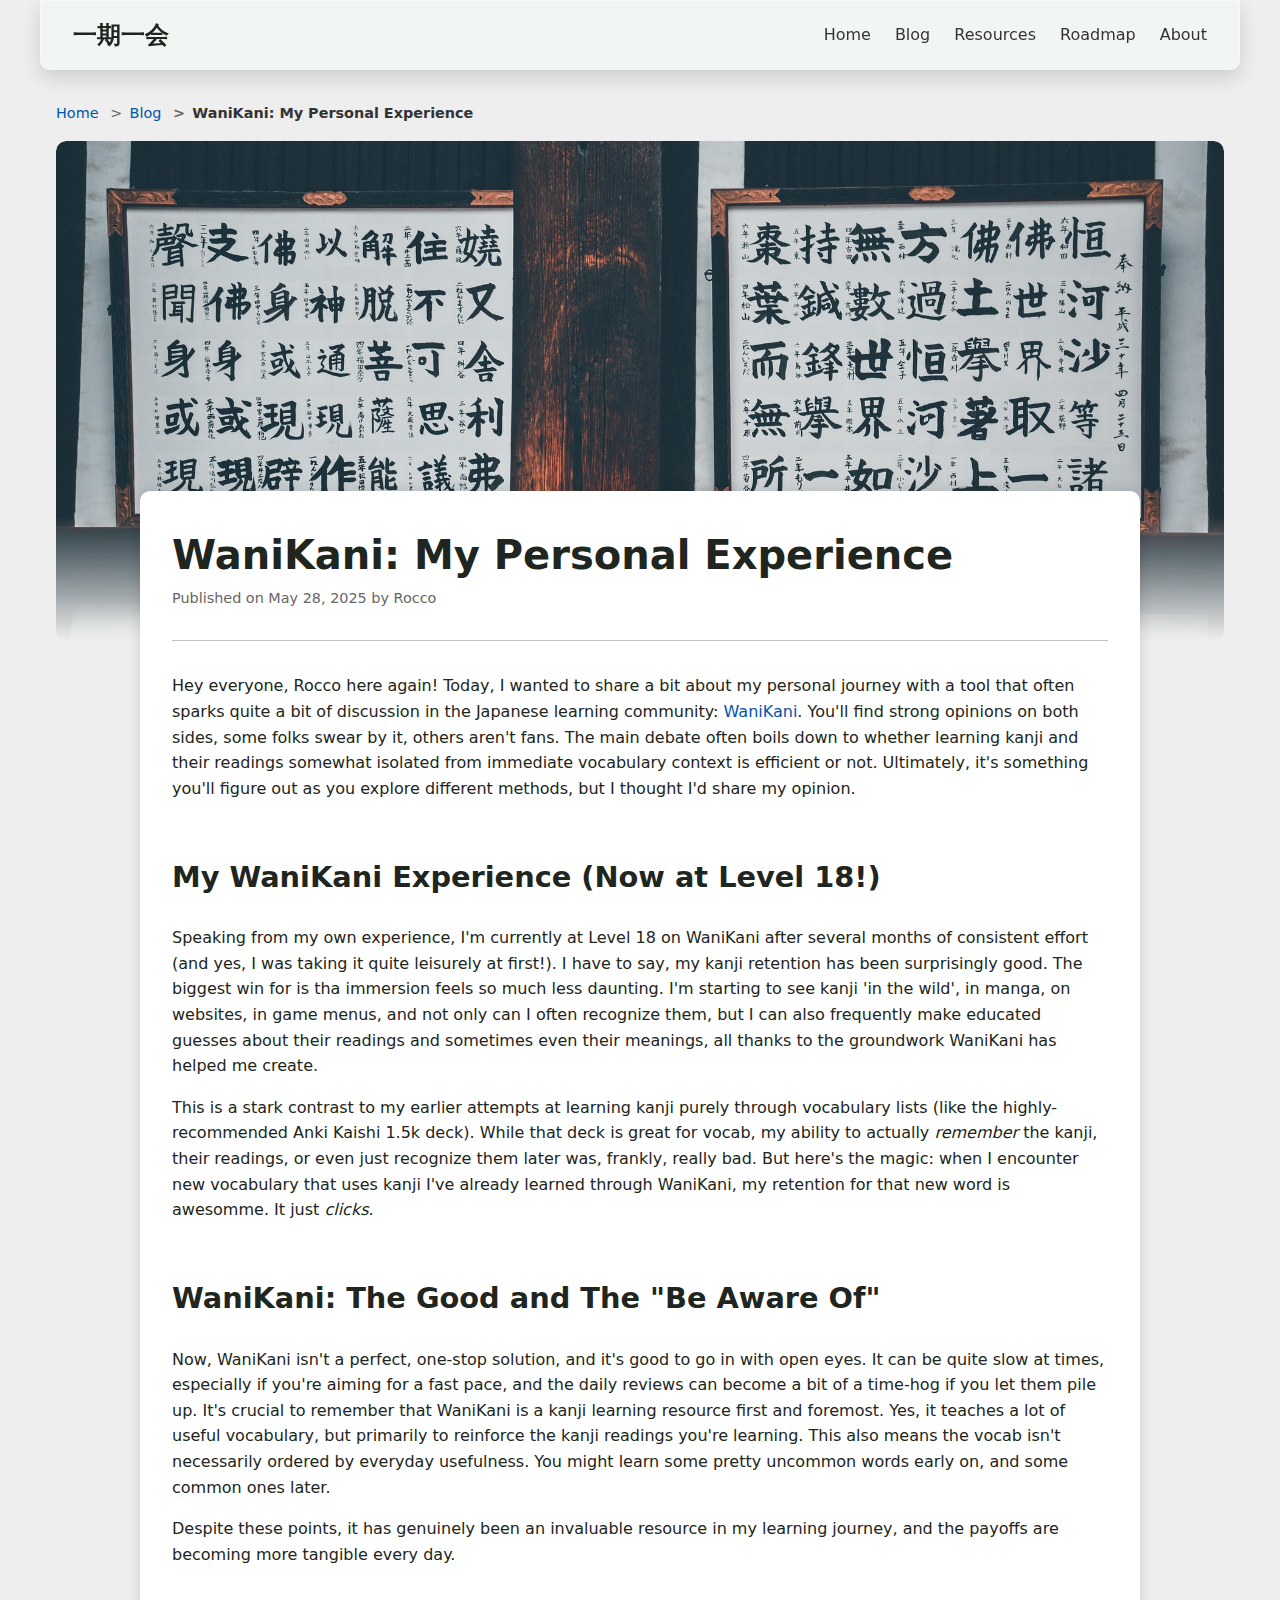
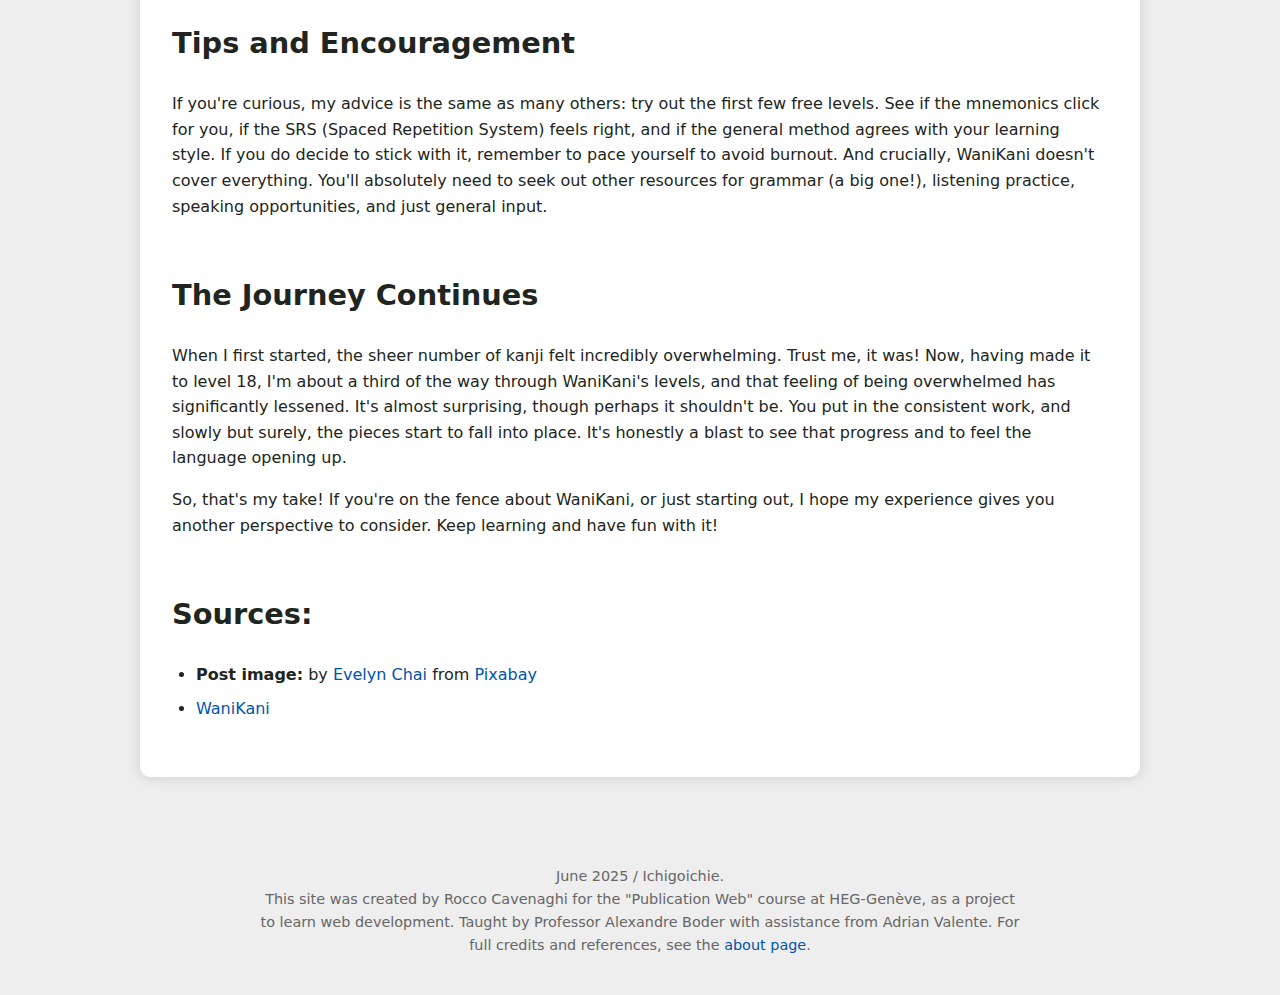
<file: pages/posts/wanikani-experience.html>
<!DOCTYPE html>
<html lang="en">

<head>
    <!-- Page head elements... -->
    <meta charset="UTF-8">
    <meta name="viewport" content="width=device-width, initial-scale=1.0">
    <!-- Page title -->
    <title>Ichigoichie - WaniKani Experience</title>
    <link rel="stylesheet" href="../../style.css">
    <link rel="stylesheet" href="../../print.css" media="print">
</head>

<body>
    <!-- Site header -->
    <header class="site-header" id="site-header">

        <div class="container header-content">

            <!-- This allows users to tab into this hidden element when arriving into the page, because its focusable. This can be used to allow the user to skip to the main content directly and it is a form of assistive tool. -->
            <a href="#main-content" class="skip-link">Skip to main content</a>

            <!-- Site title -->
            <div class="site-title"><a href="../../index.html">一期一会</a></div>

            <!-- Hamburger menu for mobile-->
            <button class="hamburger-toggle" id="hamburger-toggle" aria-label="Toggle navigation" aria-expanded="false" aria-controls="main-navigation-list">
                <span class="hamburger-icon"></span>
            </button>

            <!-- Nav menu, collapses on mobile -->
            <nav class="main-nav" id="main-nav" aria-label="Main Navigation">
                <ul class="nav-list" id="main-navigation-list">
                    <li><a href="../../index.html">Home</a></li>
                    <li><a href="./index.html">Blog</a></li>
                    <li><a href="../resources.html">Resources</a></li>
                    <li><a href="../roadmap.html">Roadmap</a></li>
                    <li><a href="../about.html">About</a></li>
                </ul>
            </nav>
        </div>
    </header>

    <!-- Main content container -->
    <div class="container main">
        <!-- Breadcrumbs navigation / fil d'ariane -->
        <nav aria-label="Breadcrumb" class="breadcrumbs">
            <ol>
                <li><a href="../../index.html">Home</a></li>
                <li><a href="./index.html">Blog</a></li>
                <li aria-current="page">WaniKani: My Personal Experience</li>
            </ol>
        </nav>

        <!-- Main content -->
        <main id="main-content">

            <!-- Post page -->
            <img src="../../images/wanikani-experience.jpg" alt="Photo of Japanese Kanji characters" class="responsive-image post-image">
            <article class="blog-post box-shadow" aria-labelledby="post-title">
                <header class="post-header">
                    <!-- Post title -->
                    <h1 id="post-title">WaniKani: My Personal Experience</h1>
                    <!-- Post metadata -->
                    <p class="post-meta">Published on
                        <time datetime="2025-05-28">May 28, 2025</time> by Rocco</p>
                </header>
                <!-- Post content -->
                <div class="post-content">
                    <p>Hey everyone, Rocco here again! Today, I wanted to share a bit about my personal journey with a tool that often sparks quite a bit of discussion in the Japanese learning community: <a href="https://www.wanikani.com/" target="_blank">WaniKani</a>. You'll find strong opinions on both sides, some folks swear by it, others aren't fans. The main debate often boils down to whether learning kanji and their readings somewhat isolated from immediate vocabulary context is efficient or not. Ultimately, it's something you'll figure out as you explore different methods, but I thought I'd share my opinion.</p>

                    <h2>My WaniKani Experience (Now at Level 18!)</h2>
                    <p>Speaking from my own experience, I'm currently at Level 18 on WaniKani after several months of consistent effort (and yes, I was taking it quite leisurely at first!). I have to say, my kanji retention has been surprisingly good. The biggest win for is tha immersion feels so much less daunting. I'm starting to see kanji 'in the wild', in manga, on websites, in game menus, and not only can I often recognize them, but I can also frequently make educated guesses about their readings and sometimes even their meanings, all thanks to the groundwork WaniKani has helped me create.</p>

                    <p>This is a stark contrast to my earlier attempts at learning kanji purely through vocabulary lists (like the highly-recommended Anki Kaishi 1.5k deck). While that deck is great for vocab, my ability to actually <em>remember</em> the kanji, their readings, or even just recognize them later was, frankly, really bad. But here's the magic: when I encounter new vocabulary that uses kanji I've already learned through WaniKani, my retention for that new word is awesomme. It just <em>clicks</em>.</p>

                    <h2>WaniKani: The Good and The "Be Aware Of"</h2>
                    <p>Now, WaniKani isn't a perfect, one-stop solution, and it's good to go in with open eyes. It can be quite slow at times, especially if you're aiming for a fast pace, and the daily reviews can become a bit of a time-hog if you let them pile up. It's crucial to remember that WaniKani is a kanji learning resource first and foremost. Yes, it teaches a lot of useful vocabulary, but primarily to reinforce the kanji readings you're learning. This also means the vocab isn't necessarily ordered by everyday usefulness. You might learn some pretty uncommon words early on, and some common ones later.</p>

                    <p>Despite these points, it has genuinely been an invaluable resource in my learning journey, and the payoffs are becoming more tangible every day.</p>

                    <h2>Tips and Encouragement</h2>
                    <p>If you're curious, my advice is the same as many others: try out the first few free levels. See if the mnemonics click for you, if the SRS (Spaced Repetition System) feels right, and if the general method agrees with your learning style. If you do decide to stick with it, remember to pace yourself to avoid burnout. And crucially, WaniKani doesn't cover everything. You'll absolutely need to seek out other resources for grammar (a big one!), listening practice, speaking opportunities, and just general input.</p>

                    <h2>The Journey Continues</h2>
                    <p>When I first started, the sheer number of kanji felt incredibly overwhelming. Trust me, it was! Now, having made it to level 18, I'm about a third of the way through WaniKani's levels, and that feeling of being overwhelmed has significantly lessened. It's almost surprising, though perhaps it shouldn't be. You put in the consistent work, and slowly but surely, the pieces start to fall into place. It's honestly a blast to see that progress and to feel the language opening up.</p>

                    <p>So, that's my take! If you're on the fence about WaniKani, or just starting out, I hope my experience gives you another perspective to consider. Keep learning and have fun with it!</p>

                    <h2>Sources:</h2>
                    <ul>
                        <li><strong>Post image:</strong> by <a href="https://pixabay.com/users/inkmagistudio-8705727/?utm_source=link-attribution&utm_medium=referral&utm_campaign=image&utm_content=4729580" target="_blank">Evelyn Chai</a> from <a href="https://pixabay.com//?utm_source=link-attribution&utm_medium=referral&utm_campaign=image&utm_content=4729580" target="_blank">Pixabay</a></li>
                        <li><a href="https://www.wanikani.com/" target="_blank">WaniKani</a></li>
                    </ul>
                </div>
            </article>
        </main>

        <!-- Footer -->
        <footer class="site-footer">
            <div class="container">
                <p>
                    June 2025 / Ichigoichie.
                    <br> This site was created by Rocco Cavenaghi for the "Publication Web" course at HEG-Genève, as a project to learn web development. Taught by Professor Alexandre Boder with assistance from Adrian Valente. For full credits and references,
                    see the <a href="../about.html">about page</a>.
                </p>
            </div>
        </footer>

        <!-- Script(s), etc -->
        <script src="../../script.js"></script>
    </div>

</body>

</html>
</file>
<file: style.css>
/* --- Variables --- */

:root {
    /* Main colors */
	--dark: #212520;
	--light: #eee;
	--white: #fff;
    /* Greys */
	--light-grey: #e4e4e4;
	--grey: #c4c4c4;
	--medium-grey: #666;
	--dark-grey: #333;
    /* Accents */
	--accent: #344d37;
	--dark-acent: #233125;
	--light-accent: #e4f0dbfc;
    /* Colorful */
	--green: #b1d4b4;
	--violet: #cdaaee;
	--yellow: #eee4ae;
	--blue: #0054ad;
	--header-height: 70px;
}

/* --- Globals and resets, etc --- */

*,
*::before,
*::after {
	box-sizing: border-box;
}

body {
	margin: 0;
    /* Prefer system fonts wit a few common fallbacks */
	font-family: system-ui, -apple-system, BlinkMacSystemFont, "Segoe UI", Roboto,
                 Oxygen, Ubuntu, Cantarell, "Open Sans", sans-serif;
	line-height: 1.6;
	background-color: var(--light);
	color: var(--dark);
}

/* Class that is added to the body through JS when the mobile menu is open that disables scroll */
body.no-scroll {
	overflow: hidden;
}

/* Image globals */
img {
	max-width: 100%;
	height: auto;
	display: block;
}

img + p {
	font-size: 0.8rem;
	color: var(--medium-grey);
	text-align: right;
	margin-top: -1rem;
}

/* Links globals */
a {
	color: var(--blue);
	text-decoration: none;
}

a:hover,
a:focus {
	text-decoration: underline;
}

/* Iframe globals */
iframe {
	border: none;
	width: 100%;
}

/* --- Skip link --- */
/* The skip link is hidden by default but can be tabbed into when the page loads (it is always the first element) */

.skip-link {
	position: absolute;
    /* Below header */
	top: var(--header-height);
    /* Is hidden */
	filter: opacity(0);
	left: -500px;
	background: var(--accent);
	color: white;
	padding: 0.5rem 1rem;
	z-index: 1000;
    /* Cute transition */
	transition: filter 0.4s ease-in-out;
}

.skip-link:focus {
    /* On focus, appears */
	left: 20px;
	filter: opacity(1);
}

/* --- Layouts and columns and stuff --- */
.container {
	max-width: 1200px;
	margin-left: auto;
	margin-right: auto;
	padding-left: 1rem;
	padding-right: 1rem;
}

.container.main {
    /* Adds a margin to the main content so that it is not hidden by the sticky header */
	margin-top: var(--header-height);
}

section {
	margin-top: 3rem;
}

/* If first section, no margin and no margin for the header */
section.first {
	margin-top: 0;
}

/* If first h1 of main, remove margin top */
main > h1:first-of-type {
	margin-top: 0;
}

/* To make sure that the tables do not break the layout on mobile */
main#main-content {
    min-width: 0;
}

.two-columns {
	display: flex;
	flex-direction: row;
	justify-content: space-between;
	align-items: start;
	gap: 3rem;
}

.flex-center {
	display: flex;
	flex-direction: column;
	align-items: center;
	width: auto;
}

@media (max-width: 992px) {
	.two-columns {
		flex-direction: column;
	}

	.flex-center {
		width: 100%;
	}
}
 

/* --- Header --- */
/* The idea is to make a header that acts like sticky, but hides on scroll down, appearing once again on scroll up */

.site-header {
    /* fixed based to the viewport, at the top */
	position: fixed;
	top: 0;
	width: 100%;
	height: var(--header-height);
    /* High z-index so it is in front of content */
	z-index: 1000;
    /* Smooth hide/show */
	transition: top 0.3s ease-in-out;
	display: flex;
	align-items: center;
}

/* This class is controled by JS to hide/show the header on scroll up. Since we have transition, it will have a nice smooth animation */
.header-hidden {
	top: calc(-1 * var(--header-height));
}

.header-content {
	border-bottom-right-radius: 10px;
	border-bottom-left-radius: 10px;
	display: flex;
	width: 100%;
	height: 100%;
	justify-content: space-between;
	align-items: center;
	flex-wrap: wrap;
	gap: 1rem;
	padding: 0 2rem;
	background: #f2f8f3c5;
	box-shadow: 0 8px 20px 0 rgba(0, 0, 0, 0.14);
	backdrop-filter: blur( 5px );
	-webkit-backdrop-filter: blur( 5px );
	border: 1px solid rgba(255, 255, 255, 0.295);
}

.site-title {
	font-size: 1.5rem;
	margin: 0;
	font-weight: bold;
	transition: transform 0.2s ease;
}

/* cute transition when hover */
.site-title:focus,
.site-title:hover {
	transform: scale(1.05);
}

.site-title a {
	text-decoration: none;
	color: inherit;
}


/* Removes border radius of header */
@media (max-width: 1200px) {
	.header-content {
		border-bottom-right-radius: 0;
		border-bottom-left-radius: 0;
	}
}

/* --- Main Navigation and hamburger --- */

.main-nav {
    /* Reset mobile overrides */
	display: block;
	position: static;
	width: auto;
	height: auto;
	background-color: transparent;
	backdrop-filter: none;
	padding: 0;
	transform: none;
	transition: none;
	overflow-y: visible;
}

.nav-list {
	list-style: none;
	padding: 0;
	margin: 0;
	display: flex;
	flex-direction: row;
	gap: 1.5rem;
}

.nav-list a {
	text-decoration: none;
	color: var(--dark-grey);
	display: block;
	padding: 0.25rem 0;
	font-size: 1rem;
	transform: none;
	transition: all 0.2s ease-in-out;
}

/* If current page, make nav link bold and change color */
.nav-list a[aria-current="page"] {
	font-weight: bold;
	color: var(--accent);
}

/* If hover link in menu, change color and size */
.nav-list a:focus,
.nav-list a:hover {
	color: var(--accent);
	text-decoration: underline;
	transform: scale(1.03);
	transform: translateY(-2px);
}


/* Hamburger toggle */
.hamburger-toggle {
    /* Hide middle bar */
	display: none;
	background: none;
	border: none;
	padding: 0.5rem;
	cursor: pointer;
    /* Above header content */
	z-index: 1001;
}

/* Little lines of hamburger */
.hamburger-icon {
	display: block;
	border-radius: 50px;
	width: 24px;
	height: 2px;
	background-color: var(--dark-grey);
	position: relative;
	transition: background-color 0s 0.1s linear;
}

.hamburger-icon::before,
.hamburger-icon::after {
	content: '';
	border-radius: 50px;
	position: absolute;
	left: 0;
	width: 100%;
	height: 2px;
	background-color: var(--dark-grey);
	transition: transform 0.2s ease-in-out, top 0.2s ease-in-out;
}

.hamburger-icon::before {
	top: -7px;
}

.hamburger-icon::after {
	top: 7px;
}


/* Nav for mobile */
@media (max-width: 992px) {
    /* Show hamburger */
	.hamburger-toggle {
		display: block;
	}

    /* Mobile menu when u click in the hamburger */
	.main-nav {
        /* Hidden at first */
		visibility: hidden;
        /* Full screen */
		position: fixed;
		top: 0;
		left: 0;
		width: 100%;
		height: 100vh;
        /* Slightly transparent and blurry background */
		background-color: rgba(255, 255, 255, 0.815);
		backdrop-filter: blur(5px);
        /* Start below header */
		padding: calc(var(--header-height) + 2rem) 1rem 2rem 1rem;
        /* hides to the side */
		transform: translateX(100%);
		transition: visibility 0.3s ease-in-out, transform 0.3s ease-in-out;
		overflow-y: auto;
        /* Below header but above content */
		z-index: 999;
	}

    /* Show menu when active */
	.main-nav.nav-open {
		visibility: visible;
		transform: translateX(0);
	}

	.nav-list {
		display: flex;
		flex-direction: column;
		align-items: center;
		gap: 1rem;
	}

	.nav-list a {
		font-size: 1.2rem;
		padding: 0.75rem 1rem;
	}

    /* Animate Hamburger Icon to 'X' */
	.hamburger-toggle[aria-expanded="true"] .hamburger-icon {
        /* Hide middle bar */
		background-color: transparent;
	}

	.hamburger-toggle[aria-expanded="true"] .hamburger-icon::before {
		top: 0;
		transform: rotate(45deg);
		transition: top 0.2s ease-in-out, transform 0.2s 0.2s ease-in-out;
	}

	.hamburger-toggle[aria-expanded="true"] .hamburger-icon::after {
		top: 0;
		transform: rotate(-45deg);
		transition: top 0.2s ease-in-out, transform 0.2s 0.2s ease-in-out;
	}
}

/* --- Footer --- */

.site-footer {
	margin: auto;
	margin-top: 3rem;
	padding: 1.5rem 0;
	border-top: 1px solid #eee;
	text-align: center;
	font-size: 0.9em;
	color: var(--medium-grey);
	max-width: 50rem;
}

/* --- Breadcrumbs --- */

.breadcrumbs {
	padding: 1rem 0;
	padding-top: 2rem;
	font-size: 0.9em;
	color: var(--medium-grey);
}

.breadcrumbs ol {
	list-style: none;
	padding: 0;
	margin: 0;
}

.breadcrumbs li {
	display: inline;
}

/* Add separator */
.breadcrumbs li + li::before {
	content: '>';
	padding: 0 0.5em;
	color: var(--medium-grey);
}

.breadcrumbs a {
	color: var(--blue);
	text-decoration: none;
}

.breadcrumbs a:focus,
.breadcrumbs a:hover {
	text-decoration: underline;
}

/* Current page in breadcrumbs (non-link) */
.breadcrumbs li[aria-current="page"] {
	font-weight: bold;
	color: var(--dark-grey);
}

/* --- Cards (used mainly for posts preview in blog feeds) --- */

.card {
	border: 1px solid #cacaca;
	border-radius: 10px;
	overflow: hidden;
	background-color: var(--white);
	margin-bottom: 1.5rem;
	transition: transform 0.2s ease;
	display: block;
	text-decoration: none;
	color: inherit;
}

.card:focus,
.card:hover {
	transform: scale(1.02);
	text-decoration: none;
}

/* Horizontal card types, mainly for the blog page */
.card.horizontal {
	display: flex;
	flex-direction: row;
}

.card-image {
	object-fit: cover;
	height: 200px;
	width: 100%;
}

/* Images in horizontal cards behave differently */
.card.horizontal .card-image {
	width: 500px;
	height: auto;
	min-height: 300px;
}

.card-content {
	padding: 1rem;
    /* this makes the size of the content until the bottom of the card so that the link can always be at the bottom, doesnt matter the size of the content :) */
	height: calc(100% - 200px);
	display: flex;
	flex-direction: column;
	justify-content: space-between;
}

/* In horizontal cards, the content behaves different */
.card.horizontal .card-content {
	padding: 2rem 3rem;
	height: auto;
	justify-content: end;
}

.card-title {
	color: var(--dark);
	margin-top: 0;
	margin-bottom: 0.5rem;
	font-size: 1.25rem;
}

.card:focus .card-title,
.card:hover .card-title {
	text-decoration: underline;
}

.card-meta {
	font-size: 0.85em;
	color: var(--medium-grey);
	margin-bottom: 0.75rem;
}

.card-read {
	margin-top: 0.5rem;
	font-weight: bold;
	color: var(--accent);
}

.card:focus .card-read,
.card:hover .card-read {
	text-decoration: underline;
}

@media (max-width: 992px) {
    /* Changes horizontal cards on mobile and make them behave just like regular cards */
	.card.horizontal {
		display: block;
	}

	.card.horizontal .card-image {
		width: 100%;
		height: 200px;
		min-height: none;
	}

	.card.horizontal .card-content {
		height: calc(100% - 200px);
		padding: 1rem;
		justify-content: space-between;
	}
}

/* --- CSS for the landing page --- */

/* Landing banner */
.landing-banner {
	margin-top: 2rem;
	position: relative;
	max-width: 1300px;
	height: 400px;
	margin-left: auto;
	margin-right: auto;
	border-radius: 10px;
	overflow: clip;
	display: flex;
	flex-direction: column;
	justify-content: end;
}

.landing-banner-image {
	position: absolute;
	top: -70%;
	object-fit: cover;
	width: 100%;
	height: auto;
	min-height: 400px;
}

.landing-title-heading {
	position: relative;
	left: 100px;
	bottom: 15%;
	background-color: var(--dark);
	padding: 1rem 1.5rem;
	width: fit-content;
	max-width: 30rem;
	color: var(--white);
}

.landing-title-heading h1 {
	font-size: 2rem;
    /* Reset margins */
	margin: 0;
}

.landing-title-heading p {
    /* Reset margins */
	margin-top: 0rem;
}

.landing-jp-accent {
	background-color: var(--accent);
	color: var(--white);
	position: absolute;
	right: 100px;
	bottom: 0;
	writing-mode: vertical-rl;
	text-orientation: upright;
	letter-spacing: 0.1rem;
	padding: 1rem 0;
}

/* Moves landing banner up and removes border radius when smaller screens */
@media (max-width: 1300px) {
	.landing-banner {
		margin-top: 0rem;
		width: 100%;
		border-radius: 0;
	}

	.landing-banner-image {
		top: 0;
	}

	.landing-title-heading {
		left: 1.5rem;
	}
}

@media (max-width: 600px) {
    /* Adjust banner text on small screens */
	.landing-banner {
		justify-content: center;
		align-items: center;
	}

	.landing-title-heading {
		margin-top: 60px;
		position: static;
		z-index: 1;
		text-align: center;
	}

	.landing-jp-accent {
		writing-mode: horizontal-tb;
		position: static;
		padding: 0 1rem;
		z-index: 1;
	}
}


/* --- CSS for landing page and blog page blog feed --- */

.blog-feed.blog-page {
	display: flex;
	flex-direction: column;
	gap: 2rem;
}

.blog-feed.landing {
	display: grid;
	/* Makes a grid with cells having a min width of 300px */
	grid-template-columns: repeat(auto-fit, minmax(300px, 1fr));
	gap: 1.5rem;
}
/* Reset bottom margin for cards in grid */
.blog-feed.landing .card {
	margin-bottom: 0;
	height: 100%;
}

/* For small screens */
@media (max-width: 992px) {
	.blog-feed.landing {
		display: flex;
		flex-direction: column;
		gap: 2rem;
	}

	.blog-feed h2 {
        /* Title for the feed */
		margin-bottom: 1.5rem;
	}
}

.blog-more {
	width: 100%;
	display: flex;
	justify-content: end;
	margin-top: 1rem;
}

/* I ended up not using this but is basically a link that is styled a bit differently */
/* .blog-more a {
    display: inline-block;
    font-weight: bold;
    color: var(--dark);
    transition: transform 0.15s ease;
} */

/* .blog-more a:focus,
.blog-more a:hover {
    color: var(--accent);
} */

@media (max-width: 992px) {
	.blog-more {
		justify-content: center;
		margin-top: 2rem;
	}
}

/* --- Landing widgets --- */

.widget {
	width: 30rem;
	border-radius: 10px;
	padding: 1rem 2rem;
	margin-bottom: 1rem;
	color: var(--white);
	transition: all 0.2s ease;
	text-decoration: none;
	border: 1px solid #3c3c3c;
}

.widget.green {
	background-color: var(--accent);
}

.widget.dark {
	background-color: var(--dark);
}

.widget:focus,
.widget:hover {
	transform: scale(1.02);
	text-decoration: none;
}

/* Widget title */
.widget h3 {
	margin: 0;
	display: inline-block;
	background-color: var(--white);
	border-radius: 50px;
	color: var(--dark);
	padding: 0 0.7rem;
}

/* Small modif for the word widget title only */
#word-widget-title {
	margin-bottom: 1rem;
}

.kanji-widget {
	display: flex;
	align-items: center;
	flex-direction: row;
	gap: 1.5rem;
	font-size: 1.1rem;
}

.kanji-widget > span:first-of-type {
	font-size: 6rem;
	margin: 0;
}

.kanji-reading {
	display: flex;
	flex-direction: row;
	gap: 1rem;
}

.word-widget {
	display: flex;
	align-items: center;
	flex-direction: row;
	gap: 1.5rem;
	font-size: 1.1rem;
}

/* Word widget vocab */
.word-widget ruby {
	font-size: 3rem;
	line-height: 1.2;
}

/* Word widget furigana */
.word-widget rt {
	font-size: 1rem;
	color: var(--light-grey);
}

.vocab-type {
	font-weight: bold;
	color: var(--light-grey);
}

.vocab-meaning-list {
	margin: 0;
}

/* --- CSS for the page with the sidebar --- */

.page-with-sidebar {
	display: grid;
	grid-template-columns: 250px 1fr;
	gap: 2rem;
    /* Add some space below breadcrumbs/header */
	margin-top: 2rem;
}

/* Adjust for mobile */
@media (max-width: 992px) {
	.page-with-sidebar {
		grid-template-columns: 1fr;
	}
}

/* FAB for sidebar on mobile */
.fab-sidebar-button {
    /* Hidden by default, shown on mobile only */
	display: none;
	position: fixed;
	bottom: 20px;
	left: 20px;
    /* Below main hamburger menu,  above most content */
	z-index: 999;
	background-color: var(--accent);
	border: none;
	border-radius: 50%;
	width: 56px;
	height: 56px;
	cursor: pointer;
	transition: transform 0.2s ease-out, background-color 0.2s;
}

.fab-sidebar-button:hover,
.fab-sidebar-button:focus {
	transform: scale(1.05);
	background-color: var(--dark-acent);
}

.sidebar-icon {
	width: 60%;
	height: 60%;
    /* This makes the svg white */
	filter: invert(99%) sepia(0%) saturate(0%) hue-rotate(71deg) brightness(105%) contrast(101%);
}

/* Sidebar, desktop defaults and resets bcs a lot of css trickery happens with media queries further down */
.contextual-sidebar {
	position: sticky;
    /* Stick below the header area */
	top: calc(var(--header-height) + 5rem);
	left: auto;
	bottom: 0;
	align-self: start;
	width: auto;
	height: auto;
	max-height: calc(100vh - var(--header-height) - 8rem);
    /* Allow overflow */
	overflow-y: auto;
	transform: none;
	visibility: visible;
	background-color: transparent;
	padding: 0 2rem;
	z-index: auto;
}

/* Sidebar nav headers */
.sidebar-nav h2 {
	font-size: 1.2rem;
	margin-top: 0;
	margin-bottom: 1rem;
}

/* Sidebar nav list */
.sidebar-nav ul {
	list-style: none;
	padding: 0;
	margin: 0;
}

/* Sidebar nav list items */
.sidebar-nav li {
	margin-bottom: 0.5rem;
	font-weight: 600;
}

.sidebar-nav .submenu {
	margin-top: -0.5rem;
}

/* More specific selector for second level list items only */
.sidebar-nav .submenu li {
	margin-left: 0.5rem;
	margin-bottom: 0;
	font-weight: 400;
}

/* Sidebar nav link */
.sidebar-nav a {
	text-decoration: none;
	color: var(--dark-grey);
	display: block;
	padding: 0.5rem 1rem;
	transform: translateX(0);
	transition: transform 0.2s ease-in-out;
}

.sidebar-nav a:hover,
.sidebar-nav a:focus {
    /* On hover color change */
	color: var(--accent);
	text-decoration: underline;
	background-color: rgba(0,0,0,0.05);
	transform: translateX(4px);
}

/* Hides the sidebar on mobile and spawn the FAB (floating action button btw) */
@media (max-width: 992px) {
    /* Shows FAB */
	.fab-sidebar-button {
		display: flex;
		align-items: center;
		justify-content: center;
	}

    /* This styles the sidebar for mobile, it is hidden by default and is controlled b the FAB */
	.contextual-sidebar {
		position: fixed;
		left: 0;
		bottom: 0;
		top: 0;
		width: 280px;
		max-width: 80vw;
		height: 100vh;
		max-height: none;
		background-color: var(--white);
		padding: calc(var(--header-height) + 3rem) 2rem;
		overflow-y: auto;
		z-index: 998;
        /* Outside the page until active */
		transform: translateX(-105%);
		transition: transform 0.3s ease-in-out, visibility 0.3s ease-in-out;
        /* Hidden by default on mobile */
		visibility: hidden;
	}

    /* Class for when it is open, lil transition */
	.contextual-sidebar.sidebar-open {
		transform: translateX(0);
		visibility: visible;
	}

    /* When FAB is active, change it's color */
    .fab-sidebar-button.fab-active {
        background-color: var(--grey);
    }

    /* Changes SGV icon color by removing filter */
    .fab-sidebar-button.fab-active .sidebar-icon {
        filter: none;
    }

    /* Changes stuff for mobile */
    .sidebar-nav h2 {
        font-size: 1.5rem;
        padding-bottom: 0.5rem;
        border-bottom: 1px solid #eee;
        margin-bottom: 1rem;
    }
}

/* --- CSS for the accordion in the resources page --- */

.accordion-container {
    margin: 20px auto;
}

.accordion-item h3 {
    margin: 0; 
    font-size: 1.1em; 
}

.accordion-trigger {
    color: var(--dark-grey);
    cursor: pointer;
    padding: 10px 15px;
    width: 100%;
    border: none;
    /* Separator between triggers */
    border-bottom: 1px solid var(--dark-grey);
    text-align: left;
    font-size: inherit;
    font-weight: bold;
    display: block;
    background-color: transparent;
}
/* No bottom border for the last trigger if panel is closed */
.accordion-item:last-child .accordion-trigger {
    border-bottom: none;
}
/* Add back border if panel is open */
.accordion-item:last-child .accordion-trigger[aria-expanded="true"] {
    border-bottom: 1px solid var(--dark-grey); 
}


.accordion-trigger:hover,
.accordion-trigger:focus {
    background-color: #0000000c;
}

/* Little arrow to show when open/closed */
.accordion-trigger::before {
    content: '> '; /* Right-pointing triangle */
    font-weight: bold;
    display: inline-block;
    margin-right: 8px;
    font-size: 0.8em;
    transition: transform 0.2s ease-in-out;
}

.accordion-trigger[aria-expanded="true"]::before {
    /* Rotate the arrow */
    transform: rotate(90deg); 
}

.accordion-panel {
    max-height: 0;
    overflow: hidden;
    padding: 0 1rem;
    transition: all 0.3s ease-in-out; 
    border-bottom: none;
}
.accordion-panel.is-open {
    border-bottom: 1px solid var(--dark-grey);
}

/* No bottom border for the last panel */
.accordion-item:last-child .accordion-panel {
    border-bottom: none;
}

/* --- CSS for single blog post --- */

.blog-post {
    border-radius: 10px;
    background-color: var(--white);
    padding: 2.5rem 2rem;
    max-width: 1000px;
    margin: auto;
    margin-top: -150px;
    /* This ensures the post image clip-mask does not clips the top of the post as well */
    position: relative;
    z-index: 1;
}

@media (max-width: 992px) {
    .blog-post {
        border-top-left-radius: 0;
        border-top-right-radius: 0;
    }
}

/* Just general post CSS */
.post-header {
    margin-bottom: 2rem;
    padding-bottom: 1rem;
    border-bottom: 1px solid var(--grey);
}

#post-title {
    margin-top: 0;
    margin-bottom: 0.5rem;
    font-size: 2.5rem;
    line-height: 1.2;
}

.post-meta {
    font-size: 0.9em;
    color: var(--medium-grey);
    margin-top: 0;
}

.post-content h2,
.post-content h3,
.post-content h4,
.post-content h5,
.post-content h6 {
    margin-top: 2em;
    margin-bottom: 1em;
    line-height: 1.3;
}

.post-content h2 { 
    font-size: 1.8rem; 
}

.post-content h3 { 
    font-size: 1.5rem; 
}

.post-content p {
    margin-bottom: 1em;
}

.post-content ul,
.post-content ol {
    margin-bottom: 1em;
    padding-left: 1.5em;
}

.post-content li {
    margin-bottom: 0.5em;
}

.post-content blockquote {
    border-left: 4px solid var(--accent);
    padding-left: 1rem;
    /* Override default browser margin */
    margin-left: 0;
    margin-right: 0;
    margin-top: 1.5em;
    margin-bottom: 1.5em;
    font-style: italic;
    color: var(--dark-grey);
}

.post-content .glossary a {
	color: var(--dark);
}

/* --- CSS specific to the About page --- */

/* About Me Section */
.about-me-photo {
    width: 800px;
    height: auto;        
    object-fit: cover;
    border-radius: 10px;
    margin: 1rem solid var(--dark-grey);  
	margin-bottom: 1rem;
}

@media (max-width: 992px) {
    .about-me-photo {
        width: 100%;
    }
}

/* Learning progress widgets */
.progress-widgets-container {
    display: grid;
    grid-template-columns: repeat(auto-fit, minmax(280px, 1fr));
    gap: 1.5rem;
    margin-top: 1.5rem;
    margin-bottom: 1.5rem;
}

.progress-widget {
    background-color: var(--green);
    border-radius: 8px;
    padding: 1.5rem;
    border: 1px solid #ffffffa1;
}

.progress-widget.grey {
    background-color: var(--grey);
}

.progress-widget h3 {
    margin-top: 0;
    margin-bottom: 0.75rem;
    color: var(--dark);
    font-size: 1.25rem;
}

.progress-status {
    font-size: 0.95rem;
    color: var(--dark-grey);
    margin-bottom: 0.5rem;
}

.progress-status strong {
    color: var(--dark);
}

.progress-bar-container {
    width: 100%;
    background-color: var(--light-grey);
    border-radius: 25px;
    height: 25px; 
    overflow: hidden; 
    margin-bottom: 0.5rem;
    border: 1px solid #ccc; 
}

/* Progress bar width is changed directly in the HTML */
.progress-bar {
    height: 100%;
    background-color: var(--accent); 
    border-radius: 25px; 
    display: flex;
    align-items: center;
    justify-content: center;
    color: var(--white);
    font-weight: bold;
    font-size: 0.85rem;
    text-shadow: 1px 1px 1px rgba(0,0,0,0.2);
}

.progress-widget.grey .progress-bar {
    background-color: var(--dark);
}

.progress-bar-text {
    padding: 0 10px; 
}

.progress-note {
    font-size: 0.85rem;
    color: var(--dark-grey);
    margin-top: 0.25rem;
    margin-bottom: 0;
}

/* Contact me section */
/* First paragraph of the form */
.contact-form-container > p {
    margin-bottom: 1.5rem;
    line-height: 1.6;
}

#contact-form {
    display: flex;
    flex-direction: column;
    gap: 1.25rem;
}

.form-group {
    display: flex;
    flex-direction: column;
}

.form-group label {
    margin-bottom: 0.5rem;
    font-weight: 600;
    color: var(--dark-grey);
    font-size: 0.95rem;
}

.form-group input[type="text"],
.form-group input[type="email"],
.form-group textarea {
    width: 100%;
    padding: 0.75rem 1rem;
    border: 1px solid var(--light-grey);
    border-radius: 8px;
    font-size: 1rem;
    font-family: inherit;
    background-color: var(--white);
    color: var(--dark);
    transition: border-color 0.2s ease-in-out, box-shadow 0.2s ease-in-out;
}

.form-group input[type="text"]:focus,
.form-group input[type="email"]:focus,
.form-group textarea:focus {
    outline: none;
    /* Highlight with accent color on focus... */
    border-color: var(--accent);
    /* and adds a nice glow */
    box-shadow: 0 0 0 2px rgba(52, 77, 55, 0.2); 
}

.form-group input::placeholder,
.form-group textarea::placeholder {
    color: var(--medium-grey);
    /* Ensure placeholder is visible */
    opacity: 1; 
}

.form-group textarea {
    /* Allow vertical resizing, not horizontal */
    resize: vertical; 
    min-height: 120px;
}

.form-submit-group {
    /* Aligns button to the left */
    align-items: flex-start;
    /* Some extra space before the button */
    margin-top: 0.5rem;
    margin-bottom: 1.5rem;
}

/* Adjust button placement for mobile */
@media (max-width: 992px) {
    .form-submit-group {
        /* Aligns button to the left */
        align-items: center;
    }
}

/* CSS for the 404 and redirect page */
.big-header {
    font-weight: 700;
    color: var(--accent);
    font-size: 10rem;
    margin: 0;
    margin-top: 5rem;
    line-height: 10rem;
}
.big-header.not-as-big {
    font-size: 5rem;
    line-height: 5rem;
}


/* --- Utility, other universal components, etc --- */
.responsive-image {
    max-width: 100%;
    height: auto;
}

/* Add margin to images within post content */
.content-image {
    margin-top: 1.5rem;
    margin-bottom: 1.5rem;
    border-radius: 10px;
}

/* Adds a max height for banners */
.banner-image {
    max-height: 300px;
    width: 100%;
    object-fit: cover;
}

/* Post image */
.post-image {
    height: 500px;
    width: 100%;
    object-fit: cover;
    border-radius: 10px;
    /* Fade bottom */
    -webkit-mask-image: linear-gradient(to bottom, black 75%, transparent 100%);
    mask-image: linear-gradient(to bottom, black 75%, transparent 100%);
}

/* Universal box-shadow class */
.box-shadow {
    box-shadow: 0 0 14px rgba(0, 0, 0, 0.15);
}

/* Lil button */
.button {
    border: none;
    padding: 12px 25px;
    cursor: pointer;
    font-size: 1rem;
    font-weight: 600; 
    text-align: center;
    text-decoration: none;
    border-radius: 10px;
    color: #ffffff;

    /* For animation purposes, buttons will have its own box-shadow instead of getting the box-shadow class */
    box-shadow: 0 2px 4px rgba(0, 0, 0, 0.2);
    transition: background-color 0.3s ease, box-shadow 0.3s ease, transform 0.1s ease;
}
.button.accent {
    background-color: var(--accent);
}
.button.grey {
    background-color: var(--dark-grey);
}
.button:hover,
.button:hover {
    box-shadow: 0 4px 8px rgba(0, 0, 0, 0.3);
    transform: translateY(-1px); 
}
.button.accent:hover,
.button.accent:focus {
    background-color: var(--dark-acent);
}
.button.grey:hover,
.button.grey:focus {
    background-color: var(--dark);
}
.button:active {
    transform: translateY(1px);
    box-shadow: 0 3px 6px rgba(0, 0, 0, 0.4);
}

/* CSS for videos, so it is always in a decent aspect and covers 100% of the width of the parent */
.video-container {
	width: 100%; /* Or any specific width you want for the container */
}

.youtube-video {
width: 100%;
aspect-ratio: 16 / 9;
}

/* This just gives a cute, card-like style to a div */
.background-wrapper {
    background-color: var(--white);
    border-radius: 10px;
    padding: 0.5rem 2rem;
    border: 1px solid #ffffffa1;
}

.background-wrapper.green {
    background-color: var(--green);
}

.background-wrapper.violet {
    background-color: var(--violet);
}

.background-wrapper.yellow {
    background-color: var(--yellow);
}

.background-wrapper.grey {
    background-color: var(--grey);
}

/* --- CSS for the tables --- */
.table-scroll-wrapper {
    overflow-x: auto; 
    width: 100%;  
    margin-top: 20px;
    margin-bottom: 20px;
}

.comparison-table {
	width: 100%;
	border-collapse: collapse;
}

.comparison-table th,
.comparison-table td {
	border: 1px solid var(--grey);
	padding: 8px;
	text-align: left;
}

.comparison-table th {
	background-color: var(--dark);
	color: var(--white);
}

.comparison-table tbody tr:nth-child(odd) {
	background-color: var(--light);
}

.comparison-table tbody tr:nth-child(even) {
	background-color: var(--light-grey);
}
</file>
<file: print.css>
/* print.css that adapts certain pages of the site for print format (mainly resources, posts and roadmap) */
@media print {

    /* --- Globals and resets --- */
    html, body {
        margin: 0 !important;
        padding: 0 !important;
    }

    body {
        /* Changes print font */
        font-family: "Times New Roman", Times, serif;
        /* Standard print size */
        font-size: 12pt;
        /* Ensure base text is black */
        color: #000000 !important; 
        /* Ensure base background is white */
        background-color: #ffffff !important;
        /* Padding after reset, defines print margins */
        padding: 2cm !important;
        width: auto !important;
        overflow: visible !important;
    }

    * {
        /* Ensure backgrounds from screen styles don't print, unless overridden by more specific rules (for example table headers) */
        background-color: transparent !important;
        /* Remove border radius, box shadow and text-shadows for the widgets in the about page */
        box-shadow: none !important;
        text-shadow: none !important;
        border-radius: 0 !important;
    }


    /* --- Hide certain elements --- */
    .site-header,
    .skip-link,
    .hamburger-toggle,
    .fab-sidebar-button,
    .site-footer,
    .video-container,
    img + p,
    iframe,
    aside {
        display: none !important;
    }

    /* --- Links --- */
    a {
        /* Ensure links are black for print */
        color: #000000 !important; 
        text-decoration: underline !important;
    }

    /* Show the URLs for external links, but not for internal/fragment links */
    a[href^="http://"]::after,
    a[href^="https://"]::after {
        content: " (" attr(href) ")";
        font-size: 0.8em;
        font-weight: normal;
        word-break: break-all;
    }
    /* Do not show URLs for these specific links */
    a[href^="#"]::after,
    a[href^="../"]::after,
    a[href^="./"]::after,
    a[href^="../../"]::after,
    .sidebar-nav a::after,
    .breadcrumbs a::after,
    .glossary a::after {
        content: "" !important; 
    }


    /* --- Layout adjustments --- */
    .container.main {
        margin: 0 !important;
        padding: 0 !important;
        max-width: none !important;
    }

    main#main-content {
        min-width: auto !important;
        margin: 0 !important;
        padding: 0 !important;
    }

    .page-with-sidebar {
        display: block !important;
        gap: 0 !important;
        margin-top: 0 !important;
    }

    /* --- Headings and text stuffz --- */
    h1, h2, h3, h4, h5, h6 {
        page-break-after: avoid !important;
        page-break-inside: avoid !important;
        margin-top: 1.2em;
        margin-bottom: 0.4em;
    }
    h1 { font-size: 22pt; }
    h2 { font-size: 18pt; }
    h3 { font-size: 14pt; }

    p, ul, ol, li, blockquote {
        page-break-inside: avoid !important;
        widows: 3;
        orphans: 3;
    }

    blockquote {
        border-left: 3px solid #555555 !important;
        padding-left: 1em !important;
        margin-left: 0 !important;
        font-style: italic;
        font-size: 11pt;
    }
    /* Specific styling for line breaks within blockquotes */
    blockquote br { 
        content: "" !important;
        display: block !important;
        margin-bottom: 0.5em !important;
    }


    /* --- Images --- */
    img {
        max-width: 100% !important;
        height: auto !important;
        page-break-inside: avoid !important;
        /* Simple border for definition on white paper */
        border: 1px solid #cccccc !important;
        margin-top: 0.5em !important;
        margin-bottom: 0.5em !important;
        /* Remove any masks that might interfere with print */
        -webkit-mask-image: none !important;
        mask-image: none !important;
    }
    /* For banner images on non-post pages */
    img.banner-image {
        max-height: 150px !important;
        object-fit: cover !important;
        width: 100% !important;
        margin-top: 0 !important;
        margin-bottom: 1em !important;
    }

    /* For the main image on a blog post page */
    img.post-image {
        max-height: 200px !important;
        object-fit: cover !important;
        width: 100% !important;
        margin-top: 0 !important;
        margin-bottom: 1em !important;
    }
    .responsive-image.content-image {
        margin-top: 1em !important;
        margin-bottom: 1em !important;
    }


    /* --- Breadcrumbs --- */
    .breadcrumbs {
        padding: 0 0 0.5em 0 !important;
        font-size: 10pt !important;
        border-bottom: 1px solid #cccccc !important;
        margin-top: 0 !important;
        margin-bottom: 1em !important;
    }

    .breadcrumbs ol, .breadcrumbs li {
        padding: 0 !important;
        margin: 0 !important;
        list-style: none !important;
        display: inline !important;
    }
    .breadcrumbs li + li::before {
        content: ' > ' !important;
        padding: 0 0.3em !important;
        color: #333333 !important;
    }
    .breadcrumbs li[aria-current="page"] {
        font-weight: normal !important;
    }


    /* --- Sections and wrappers --- */
    section {
        margin-top: 1em !important;
        padding: 0 !important;
    }
    section.first {
        margin-top: 0 !important;
    }

    .background-wrapper { 
        border: none !important;
        padding: 0 !important;
        margin: 0.5em 0 !important;
    }


    /* --- Tables --- */
    .table-scroll-wrapper {
        overflow-x: visible !important;
        width: 100% !important;
    }
    .comparison-table {
        width: 100% !important;
        border-collapse: collapse !important;
        margin-bottom: 1em !important;
        font-size: 10pt !important;
        page-break-inside: avoid !important;
    }
    .comparison-table th,
    .comparison-table td {
        border: 1px solid #999999 !important;
        padding: 5px !important;
        text-align: left !important;
        vertical-align: top;
    }
    .comparison-table th {
        /* Light grey background for headers */
        background-color: #eeeeee !important; 
        font-weight: bold;
    }

    /* --- Accordions --- */
    /* Expand all accordions for print */
    .accordion-container {
        margin: 1em 0 !important;
    }
    .accordion-item {
        page-break-inside: avoid !important;
        margin-bottom: 0.5em;
    }
    .accordion-item h3 {
        font-size: 13pt !important;
        font-weight: bold !important;
        margin-top: 0.5em !important;
        margin-bottom: 0.2em !important;
        padding: 0 !important;
        border: none !important;
    }
    /* Make trigger look like normal text, not a button */
    .accordion-trigger { 
        display: inline !important;
        padding: 0 !important;
        border: none !important;
        background: none !important;
        color: inherit !important;
        font-size: inherit !important;
        font-weight: inherit !important;
        text-align: left !important;
        cursor: default !important;
        width: auto !important;
    }
    .accordion-trigger::before {
        /* Hide arrow icon */
        display: none !important;
    }
    .accordion-panel {
        /* Expand panel fully */
        max-height: none !important;
        visibility: visible !important;
        overflow: visible !important;
        /* Indent content slightly */
        padding: 0 0 0.5em 1em !important; 
        border: none !important;
        margin-top: 0.2em;
    }
    /* Remove any special borders for open state from screen */
    .accordion-panel.is-open { 
        border: none !important;
    }
    .accordion-panel ul, .accordion-panel p {
        margin-bottom: 0.5em;
    }
    .accordion-panel li {
        margin-bottom: 0.2em;
    }


    /* --- Blog post styles --- */
    article.blog-post {
        padding: 0 !important;
        margin: 0 !important;
        border: none !important;
        position: static !important; 
        z-index: auto !important;
    }

    .post-header {
        margin-bottom: 1em !important;
        padding-bottom: 0.5em !important;
        border-bottom: 1px solid #aaaaaa !important;
        margin-top: 0 !important;
    }

    #post-title {
        font-size: 20pt !important;
        line-height: 1.2 !important;
        margin-top: 0 !important;
        margin-bottom: 0.25em !important;
    }

    .post-meta {
        font-size: 10pt !important;
        /* Slightly lighter than pure black for less emphasis */
        color: #333333 !important; 
        margin-top: 0 !important;
        margin-bottom: 1em !important;
    }

    .post-content h2 {
        font-size: 16pt !important;
        margin-top: 1em !important;
        margin-bottom: 0.3em !important;
    }

    .post-content ul, .post-content ol {
        margin-bottom: 0.8em !important;
        padding-left: 25px !important;
    }
    .post-content ul {
        list-style-type: disc !important;
    }
    .post-content ol {
        list-style-type: decimal !important;
    }

    .post-content li {
        margin-bottom: 0.3em !important;
    }

    /* Glossary specific styling */
    .post-content ul.glossary {
        list-style-type: none !important;
        padding-left: 0 !important;
        margin-top: 0.5em;
    }
    .post-content ul.glossary li {
        margin-bottom: 0.2em !important;
    }
    .post-content ul.glossary a {
        text-decoration: none !important;
    }
    .post-content ul.glossary a strong {
        font-weight: bold !important;
    }
}
</file>
